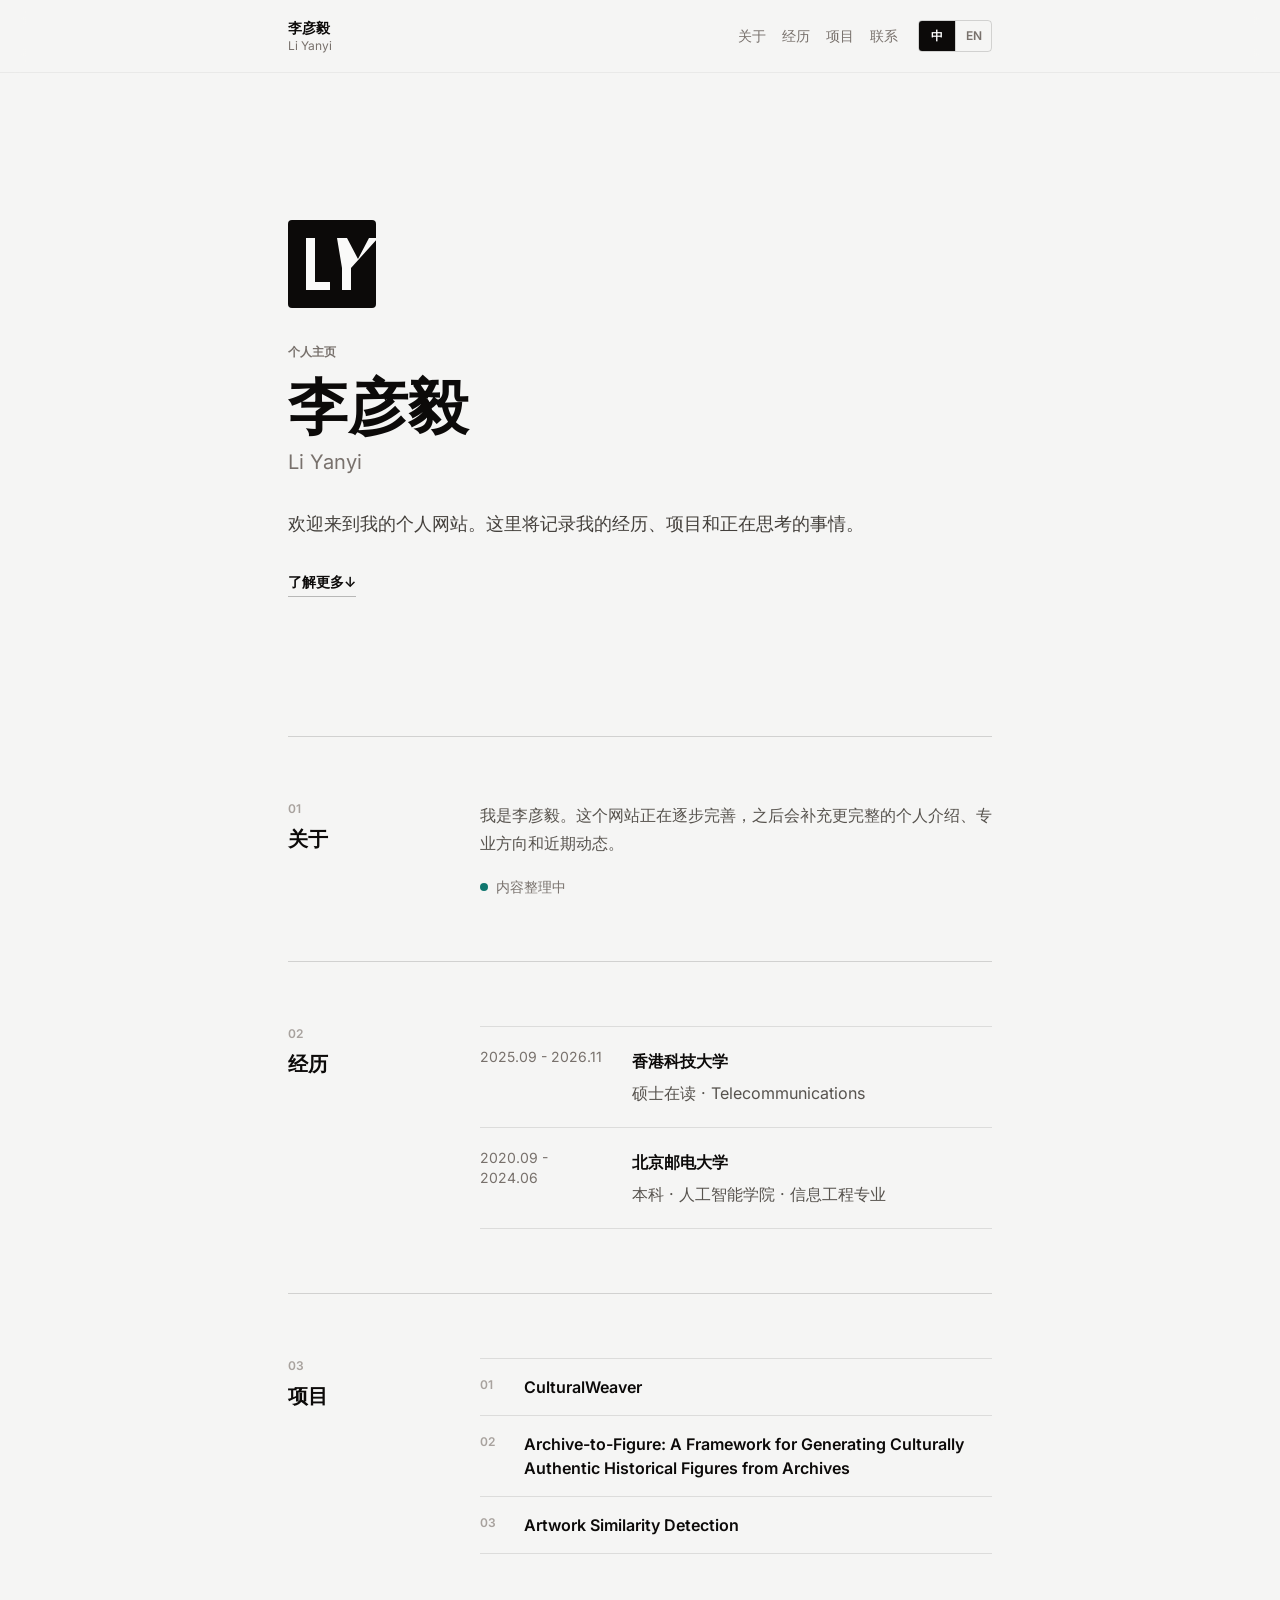
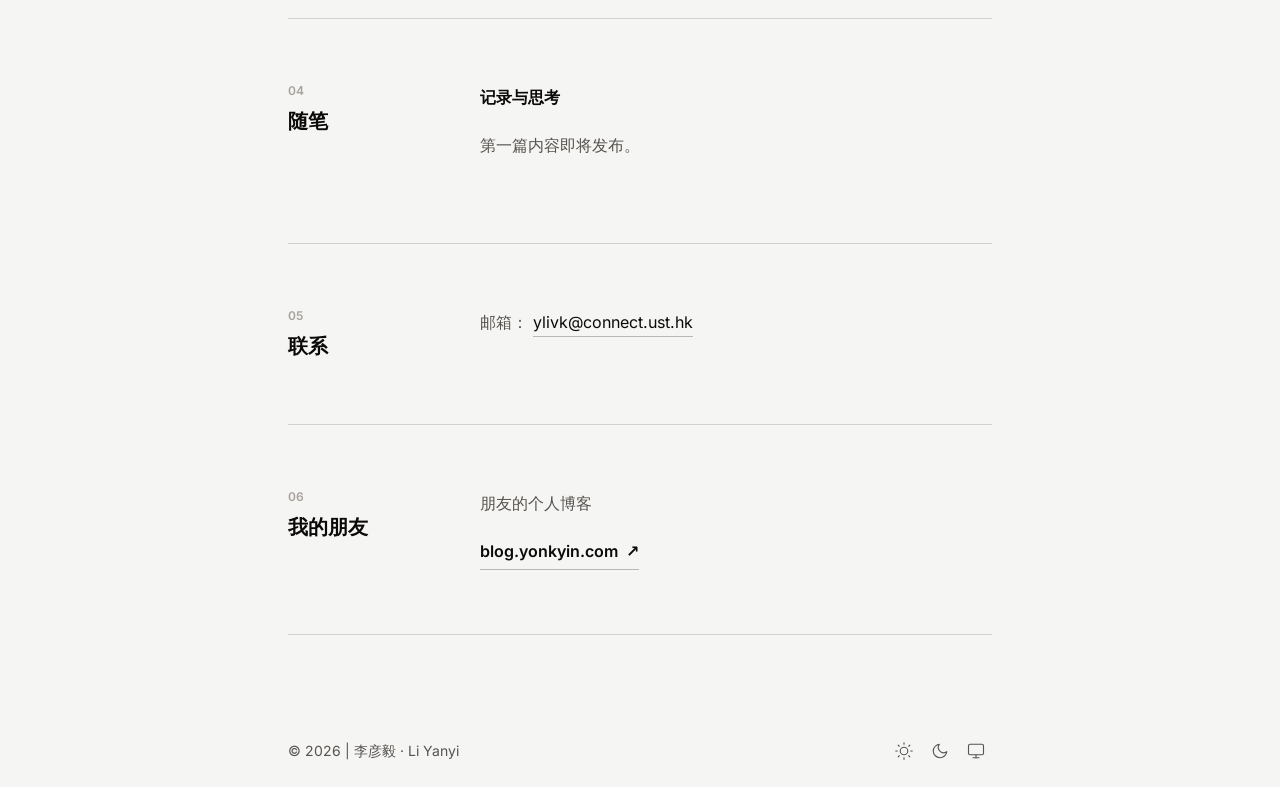
<file: index.html>
<!DOCTYPE html><html lang="zh-CN" data-language="zh"> <head><!-- Global Metadata --><meta charset="utf-8"><meta name="viewport" content="width=device-width,initial-scale=1"><link rel="icon" type="image/svg+xml" href="/liyanyi-mark.svg"><meta name="generator" content="Astro v5.18.2"><!-- Font preloads --><link rel="preload" href="/_astro/inter-latin-400-normal.C38fXH4l.woff2" as="font" type="font/woff2" crossorigin><link rel="preload" href="/_astro/inter-latin-600-normal.LgqL8muc.woff2" as="font" type="font/woff2" crossorigin><!-- Canonical URL --><link rel="canonical" href="https://liyanyi1123.github.io/"><!-- Primary Meta Tags --><title>李彦毅 · Li Yanyi</title><meta name="title" content="李彦毅 · Li Yanyi"><meta name="description" content="李彦毅的个人网站。The personal website of Li Yanyi."><!-- Open Graph / Facebook --><meta property="og:type" content="website"><meta property="og:url" content="https://liyanyi1123.github.io/"><meta property="og:title" content="李彦毅 · Li Yanyi"><meta property="og:description" content="李彦毅的个人网站。The personal website of Li Yanyi."><!-- Twitter --><meta property="twitter:card" content="summary_large_image"><meta property="twitter:url" content="https://liyanyi1123.github.io/"><meta property="twitter:title" content="李彦毅 · Li Yanyi"><meta property="twitter:description" content="李彦毅的个人网站。The personal website of Li Yanyi."><meta name="astro-view-transitions-enabled" content="true"><meta name="astro-view-transitions-fallback" content="animate"><script type="module" src="/_astro/ClientRouter.astro_astro_type_script_index_0_lang.CDGfc0hd.js"></script><script type="module">document.addEventListener("astro:before-swap",e=>[...e.newDocument.head.querySelectorAll('link[as="font"]')].forEach(o=>o.remove()));</script><script>
  function init() {
    preloadTheme();
    preloadLanguage();
    onScroll();
    animate();

    const backToTop = document.getElementById("back-to-top");
    backToTop?.addEventListener("click", (event) => scrollToTop(event));

    const backToPrev = document.getElementById("back-to-prev");
    backToPrev?.addEventListener("click", () => window.history.back());

    const lightThemeButton = document.getElementById("light-theme-button");
    lightThemeButton?.addEventListener("click", () => {
      localStorage.setItem("theme", "light");
      toggleTheme(false);
    });

    const darkThemeButton = document.getElementById("dark-theme-button");
    darkThemeButton?.addEventListener("click", () => {
      localStorage.setItem("theme", "dark");
      toggleTheme(true);
    });

    const systemThemeButton = document.getElementById("system-theme-button");
    systemThemeButton?.addEventListener("click", () => {
      localStorage.setItem("theme", "system");
      toggleTheme(window.matchMedia("(prefers-color-scheme: dark)").matches);
    });

    const zhLanguageButton = document.getElementById("language-zh-button");
    zhLanguageButton?.addEventListener("click", () => setLanguage("zh"));

    const enLanguageButton = document.getElementById("language-en-button");
    enLanguageButton?.addEventListener("click", () => setLanguage("en"));

    window.matchMedia("(prefers-color-scheme: dark)")
      .addEventListener("change", event => {
        if (localStorage.theme === "system" || !localStorage.theme) {
          toggleTheme(event.matches);
        }
      }
    );

    document.addEventListener("scroll", onScroll);
  }

  function animate() {
    const animateElements = document.querySelectorAll(".animate");

    animateElements.forEach((element, index) => {
      setTimeout(() => {
        element.classList.add("show");
      }, index * 150);
    });
  }

  function onScroll() {
    if (window.scrollY > 0) {
      document.documentElement.classList.add("scrolled");
    } else {
      document.documentElement.classList.remove("scrolled");
    }
  }

  function scrollToTop(event) {
    event.preventDefault();
    window.scrollTo({
      top: 0,
      behavior: "smooth"
    });
  }

function toggleTheme(dark) {
    const css = document.createElement("style");

    css.appendChild(
      document.createTextNode(
        `* {
             -webkit-transition: none !important;
             -moz-transition: none !important;
             -o-transition: none !important;
             -ms-transition: none !important;
             transition: none !important;
          }
        `,
      )
    );

    document.head.appendChild(css);

    if (dark) {
      document.documentElement.classList.add("dark");
    } else {
      document.documentElement.classList.remove("dark");
    }

  window.getComputedStyle(css).opacity;
    document.head.removeChild(css);
  }

  function preloadTheme() {
    const userTheme = localStorage.theme;

    if (userTheme === "light" || userTheme === "dark") {
      toggleTheme(userTheme === "dark");
    } else {
      toggleTheme(window.matchMedia("(prefers-color-scheme: dark)").matches);
    }
  }

  function setLanguage(language) {
    localStorage.setItem("language", language);
    document.documentElement.dataset.language = language;
    document.documentElement.lang = language === "zh" ? "zh-CN" : "en";

    const zhButton = document.getElementById("language-zh-button");
    const enButton = document.getElementById("language-en-button");
    zhButton?.setAttribute("aria-pressed", String(language === "zh"));
    enButton?.setAttribute("aria-pressed", String(language === "en"));
  }

  function preloadLanguage() {
    const savedLanguage = localStorage.getItem("language");
    setLanguage(savedLanguage === "en" ? "en" : "zh");
  }

  document.addEventListener("DOMContentLoaded", () => init());
  document.addEventListener("astro:after-swap", () => init());
  preloadTheme();
  preloadLanguage();
</script><link rel="stylesheet" href="/_astro/index.DJb2zrpa.css"></head> <body> <header> <div class="mx-auto w-full max-w-screen-md px-5 sm:px-8">  <div class="header-row"> <a href="/" target="_self" class="inline-block decoration-black/15 dark:decoration-white/30 hover:decoration-black/25 hover:dark:decoration-white/50 text-current hover:text-black hover:dark:text-white transition-colors duration-300 ease-in-out" aria-label="李彦毅主页 / Li Yanyi home">  <span class="brand-name">李彦毅</span> <span class="brand-name-en" lang="en">Li Yanyi</span>  </a> <div class="header-actions"> <nav class="site-nav" aria-label="主导航 / Primary navigation"> <a href="/#about"> <span class="lang-zh" lang="zh-CN">关于</span> <span class="lang-en" lang="en">About</span> </a> <a href="/#experience"> <span class="lang-zh" lang="zh-CN">经历</span> <span class="lang-en" lang="en">Experience</span> </a> <a href="/#projects"> <span class="lang-zh" lang="zh-CN">项目</span> <span class="lang-en" lang="en">Projects</span> </a> <a href="/#contact"> <span class="lang-zh" lang="zh-CN">联系</span> <span class="lang-en" lang="en">Contact</span> </a> </nav> <div class="language-switch" role="group" aria-label="语言 / Language"> <button id="language-zh-button" type="button" aria-pressed="true" lang="zh-CN">
中
</button> <button id="language-en-button" type="button" aria-pressed="false" lang="en">
EN
</button> </div> </div> </div>  </div> </header> <main>  <div class="mx-auto w-full max-w-screen-md px-5 sm:px-8">  <section class="hero animate" aria-labelledby="page-title"> <img class="brand-mark" src="/liyanyi-mark.svg" width="88" height="88" alt="" aria-hidden="true"> <p class="eyebrow"> <span class="lang-zh" lang="zh-CN">个人主页</span> <span class="lang-en" lang="en">Personal website</span> </p> <h1 id="page-title">李彦毅</h1> <p class="english-name" lang="en">Li Yanyi</p> <div class="hero-copy"> <p class="lang-zh" lang="zh-CN">
欢迎来到我的个人网站。这里将记录我的经历、项目和正在思考的事情。
</p> <p class="lang-en" lang="en">
Welcome to my personal website. This is where I will share my experience,
          projects, and ideas in progress.
</p> </div> <a class="text-link" href="#about"> <span class="lang-zh" lang="zh-CN">了解更多</span> <span class="lang-en" lang="en">Learn more</span> <span aria-hidden="true"> ↓</span> </a> </section> <div class="section-list"> <section id="about" class="profile-section animate" aria-labelledby="about-title"> <div class="section-heading"> <p class="section-index">01</p> <h2 id="about-title"> <span class="lang-zh" lang="zh-CN">关于</span> <span class="lang-en" lang="en">About</span> </h2> </div> <div class="section-copy"> <p class="lang-zh" lang="zh-CN">
我是李彦毅。这个网站正在逐步完善，之后会补充更完整的个人介绍、专业方向和近期动态。
</p> <p class="lang-en" lang="en">
I am Li Yanyi. This website is a work in progress; a fuller introduction,
            professional focus, and recent updates will be added here.
</p> <p class="status-line"> <span class="status-dot" aria-hidden="true"></span> <span class="lang-zh" lang="zh-CN">内容整理中</span> <span class="lang-en" lang="en">Content in progress</span> </p> </div> </section> <section id="experience" class="profile-section animate" aria-labelledby="experience-title"> <div class="section-heading"> <p class="section-index">02</p> <h2 id="experience-title"> <span class="lang-zh" lang="zh-CN">经历</span> <span class="lang-en" lang="en">Experience</span> </h2> </div> <div class="section-copy max-w-[42rem]"> <ol class="border-t border-black/10 dark:border-white/10" aria-label="教育经历 / Education"> <li class="grid gap-3 border-b border-black/10 py-5 sm:grid-cols-[8rem_minmax(0,1fr)] sm:gap-6 dark:border-white/10"> <p class="text-sm text-stone-500 dark:text-stone-400">2025.09 - 2026.11</p> <div class="space-y-1"> <p class="font-semibold text-stone-950 dark:text-white"> <span class="lang-zh" lang="zh-CN">香港科技大学</span> <span class="lang-en" lang="en">The Hong Kong University of Science and Technology</span> </p> <p> <span class="lang-zh" lang="zh-CN">硕士在读 · Telecommunications</span> <span class="lang-en" lang="en">Master's student · Telecommunications</span> </p> </div> </li> <li class="grid gap-3 border-b border-black/10 py-5 sm:grid-cols-[8rem_minmax(0,1fr)] sm:gap-6 dark:border-white/10"> <p class="text-sm text-stone-500 dark:text-stone-400">2020.09 - 2024.06</p> <div class="space-y-1"> <p class="font-semibold text-stone-950 dark:text-white"> <span class="lang-zh" lang="zh-CN">北京邮电大学</span> <span class="lang-en" lang="en">Beijing University of Posts and Telecommunications</span> </p> <p> <span class="lang-zh" lang="zh-CN">本科 · 人工智能学院 · 信息工程专业</span> <span class="lang-en" lang="en">Bachelor's · School of Artificial Intelligence · Information Engineering</span> </p> </div> </li> </ol> </div> </section> <section id="projects" class="profile-section animate" aria-labelledby="projects-title"> <div class="section-heading"> <p class="section-index">03</p> <h2 id="projects-title"> <span class="lang-zh" lang="zh-CN">项目</span> <span class="lang-en" lang="en">Projects</span> </h2> </div> <div class="section-copy max-w-[42rem]"> <ol class="border-t border-black/10 dark:border-white/10" aria-label="项目列表 / Project list"> <li class="grid grid-cols-[2rem_minmax(0,1fr)] gap-3 border-b border-black/10 py-4 dark:border-white/10"> <span class="pt-0.5 text-xs font-semibold text-stone-400 dark:text-stone-500" aria-hidden="true">01</span> <p class="font-semibold leading-6 text-stone-950 [overflow-wrap:anywhere] dark:text-white">
CulturalWeaver
</p> </li> <li class="grid grid-cols-[2rem_minmax(0,1fr)] gap-3 border-b border-black/10 py-4 dark:border-white/10"> <span class="pt-0.5 text-xs font-semibold text-stone-400 dark:text-stone-500" aria-hidden="true">02</span> <p class="font-semibold leading-6 text-stone-950 [overflow-wrap:anywhere] dark:text-white">
Archive-to-Figure: A Framework for Generating Culturally Authentic Historical
                Figures from Archives
</p> </li> <li class="grid grid-cols-[2rem_minmax(0,1fr)] gap-3 border-b border-black/10 py-4 dark:border-white/10"> <span class="pt-0.5 text-xs font-semibold text-stone-400 dark:text-stone-500" aria-hidden="true">03</span> <p class="font-semibold leading-6 text-stone-950 [overflow-wrap:anywhere] dark:text-white">
Artwork Similarity Detection
</p> </li> </ol> </div> </section> <section id="notes" class="profile-section animate" aria-labelledby="notes-title"> <div class="section-heading"> <p class="section-index">04</p> <h2 id="notes-title"> <span class="lang-zh" lang="zh-CN">随笔</span> <span class="lang-en" lang="en">Notes</span> </h2> </div> <div class="section-copy placeholder-row"> <p class="placeholder-title"> <span class="lang-zh" lang="zh-CN">记录与思考</span> <span class="lang-en" lang="en">Writing and ideas</span> </p> <p class="lang-zh" lang="zh-CN">第一篇内容即将发布。</p> <p class="lang-en" lang="en">The first note is coming soon.</p> </div> </section> <section id="contact" class="profile-section animate" aria-labelledby="contact-title"> <div class="section-heading"> <p class="section-index">05</p> <h2 id="contact-title"> <span class="lang-zh" lang="zh-CN">联系</span> <span class="lang-en" lang="en">Contact</span> </h2> </div> <div class="section-copy"> <p> <span class="lang-zh" lang="zh-CN">邮箱：</span> <span class="lang-en" lang="en">Email: </span> <a class="inline-block border-b border-black/25 text-stone-950 transition-colors duration-200 [overflow-wrap:anywhere] hover:border-black dark:border-white/30 dark:text-white dark:hover:border-white" href="mailto:ylivk@connect.ust.hk">ylivk@connect.ust.hk</a> </p> </div> </section> <section id="friend" class="profile-section animate" aria-labelledby="friend-title"> <div class="section-heading"> <p class="section-index">06</p> <h2 id="friend-title"> <span class="lang-zh" lang="zh-CN">我的朋友</span> <span class="lang-en" lang="en">My friend</span> </h2> </div> <div class="section-copy"> <p class="lang-zh" lang="zh-CN">朋友的个人博客</p> <p class="lang-en" lang="en">A friend's personal blog</p> <a class="inline-flex items-center gap-2 border-b border-black/25 pb-1 font-semibold text-stone-950 transition-colors duration-200 [overflow-wrap:anywhere] hover:border-black dark:border-white/30 dark:text-white dark:hover:border-white" href="https://blog.yonkyin.com" target="_blank" rel="noreferrer" aria-label="blog.yonkyin.com（在新标签页打开） / opens in a new tab">
blog.yonkyin.com
<span aria-hidden="true">↗</span> </a> </div> </section> </div>  </div>  </main> <footer class="animate"> <div class="mx-auto w-full max-w-screen-md px-5 sm:px-8">  <div class="relative"> <div class="absolute right-0 -top-20"> <button id="back-to-top" class="relative group w-fit flex pl-8 pr-3 py-1.5 flex-nowrap rounded border border-black/15 dark:border-white/20 hover:bg-black/5 dark:hover:bg-white/5 hover:text-black dark:hover:text-white transition-colors duration-300 ease-in-out"> <svg xmlns="http://www.w3.org/2000/svg" viewBox="0 0 24 24" class="absolute top-1/2 left-2 -translate-y-1/2 size-4 stroke-2 fill-none stroke-current rotate-90"> <line x1="5" y1="12" x2="19" y2="12" class="translate-x-2 group-hover:translate-x-0 scale-x-0 group-hover:scale-x-100 transition-transform duration-300 ease-in-out"></line> <polyline points="12 5 5 12 12 19" class="translate-x-1 group-hover:translate-x-0 transition-transform duration-300 ease-in-out"></polyline> </svg> <div class="text-sm">
Back to top
</div> </button> </div> </div> <div class="flex justify-between items-center"> <div>
&copy; 2026 | 李彦毅 · Li Yanyi </div> <div class="flex flex-wrap gap-1 items-center"> <button id="light-theme-button" aria-label="浅色模式 / Light theme" class="group size-8 flex items-center justify-center rounded-full"> <svg xmlns="http://www.w3.org/2000/svg" width="18" height="18" viewBox="0 0 24 24" fill="none" stroke="currentColor" stroke-width="1.5" stroke-linecap="round" stroke-linejoin="round" class="group-hover:stroke-black group-hover:dark:stroke-white transition-colors duration-300 ease-in-out"> <circle cx="12" cy="12" r="5"></circle> <line x1="12" y1="1" x2="12" y2="3"></line> <line x1="12" y1="21" x2="12" y2="23"></line> <line x1="4.22" y1="4.22" x2="5.64" y2="5.64"></line> <line x1="18.36" y1="18.36" x2="19.78" y2="19.78"></line> <line x1="1" y1="12" x2="3" y2="12"></line> <line x1="21" y1="12" x2="23" y2="12"></line> <line x1="4.22" y1="19.78" x2="5.64" y2="18.36"></line> <line x1="18.36" y1="5.64" x2="19.78" y2="4.22"></line> </svg> </button> <button id="dark-theme-button" aria-label="深色模式 / Dark theme" class="group size-8 flex items-center justify-center rounded-full"> <svg xmlns="http://www.w3.org/2000/svg" width="18" height="18" viewBox="0 0 24 24" fill="none" stroke="currentColor" stroke-width="1.5" stroke-linecap="round" stroke-linejoin="round" class="group-hover:stroke-black group-hover:dark:stroke-white transition-colors duration-300 ease-in-out"> <path d="M21 12.79A9 9 0 1 1 11.21 3 7 7 0 0 0 21 12.79z"></path> </svg> </button> <button id="system-theme-button" aria-label="跟随系统 / System theme" class="group size-8 flex items-center justify-center rounded-full"> <svg xmlns="http://www.w3.org/2000/svg" width="18" height="18" viewBox="0 0 24 24" fill="none" stroke="currentColor" stroke-width="1.5" stroke-linecap="round" stroke-linejoin="round" class="group-hover:stroke-black group-hover:dark:stroke-white transition-colors duration-300 ease-in-out"> <rect x="2" y="3" width="20" height="14" rx="2" ry="2"></rect> <line x1="8" y1="21" x2="16" y2="21"></line> <line x1="12" y1="17" x2="12" y2="21"></line> </svg> </button> </div> </div>  </div> </footer> </body></html>
</file>
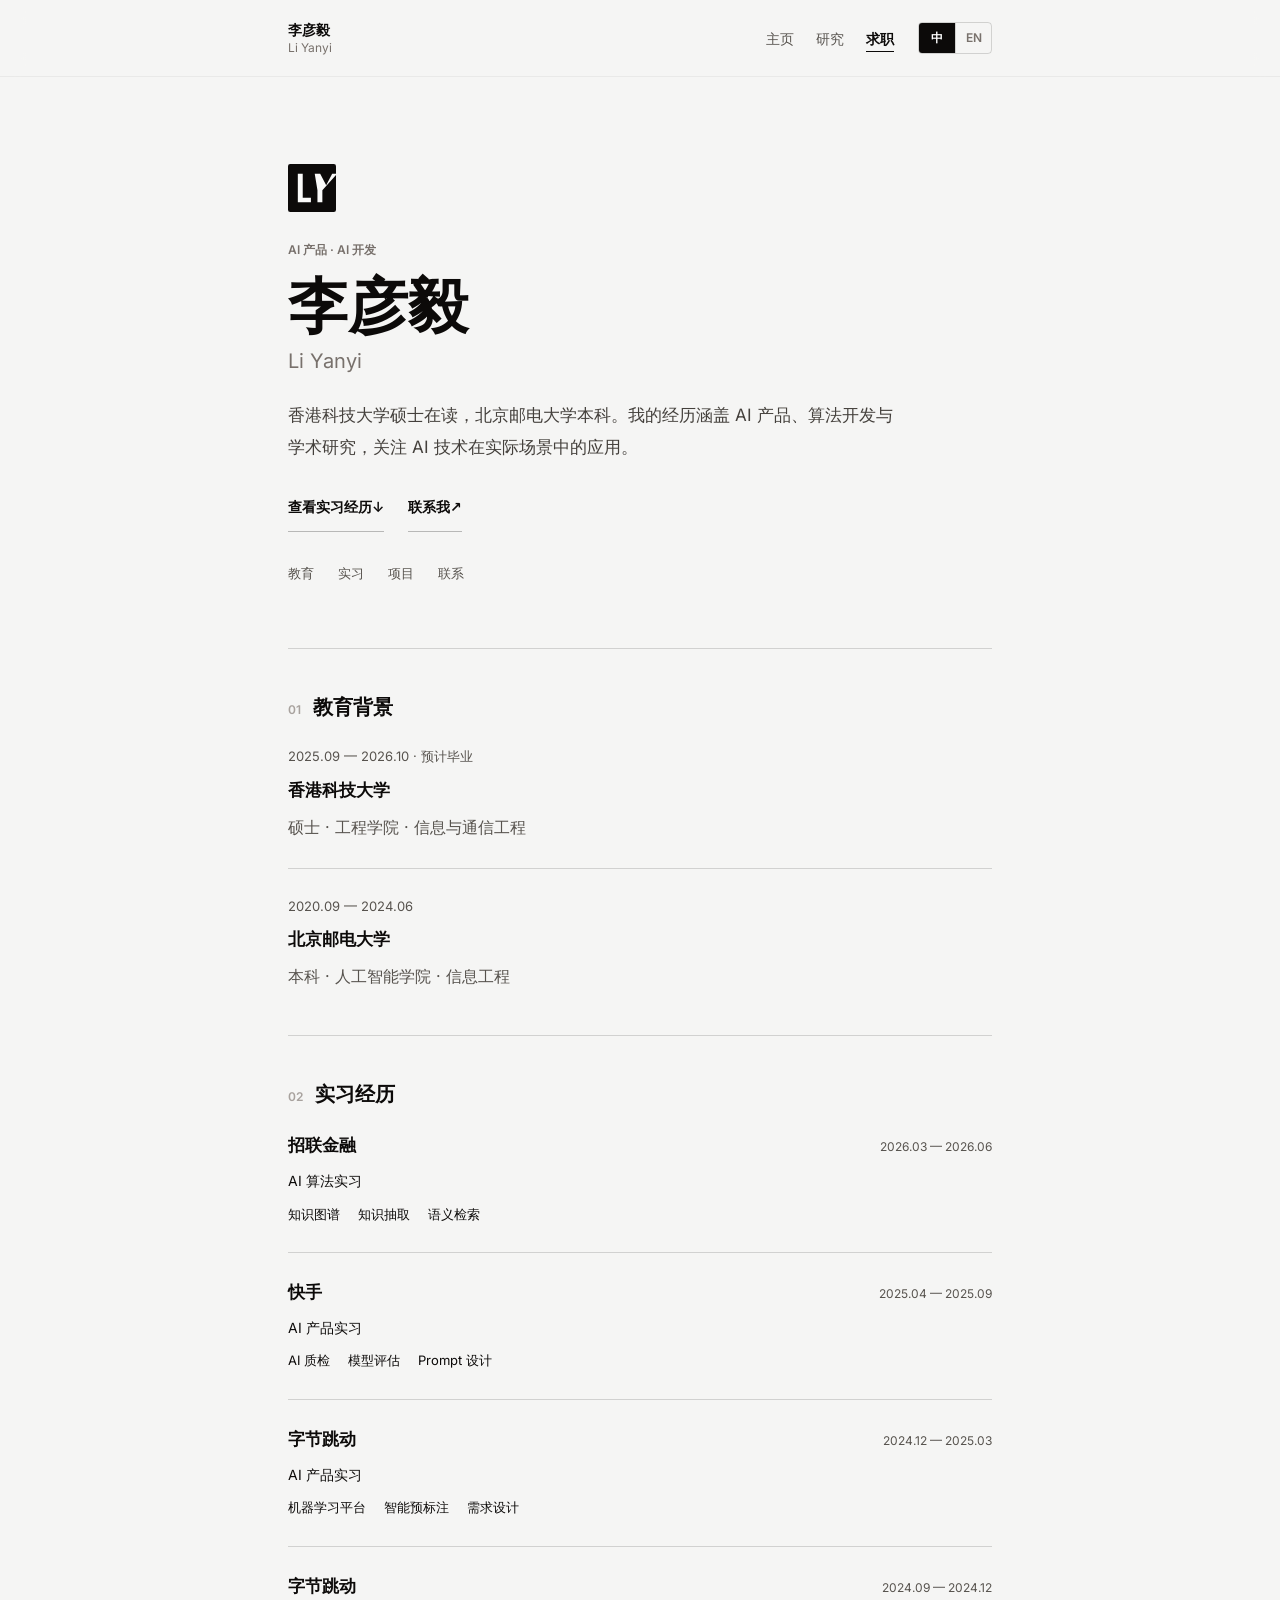
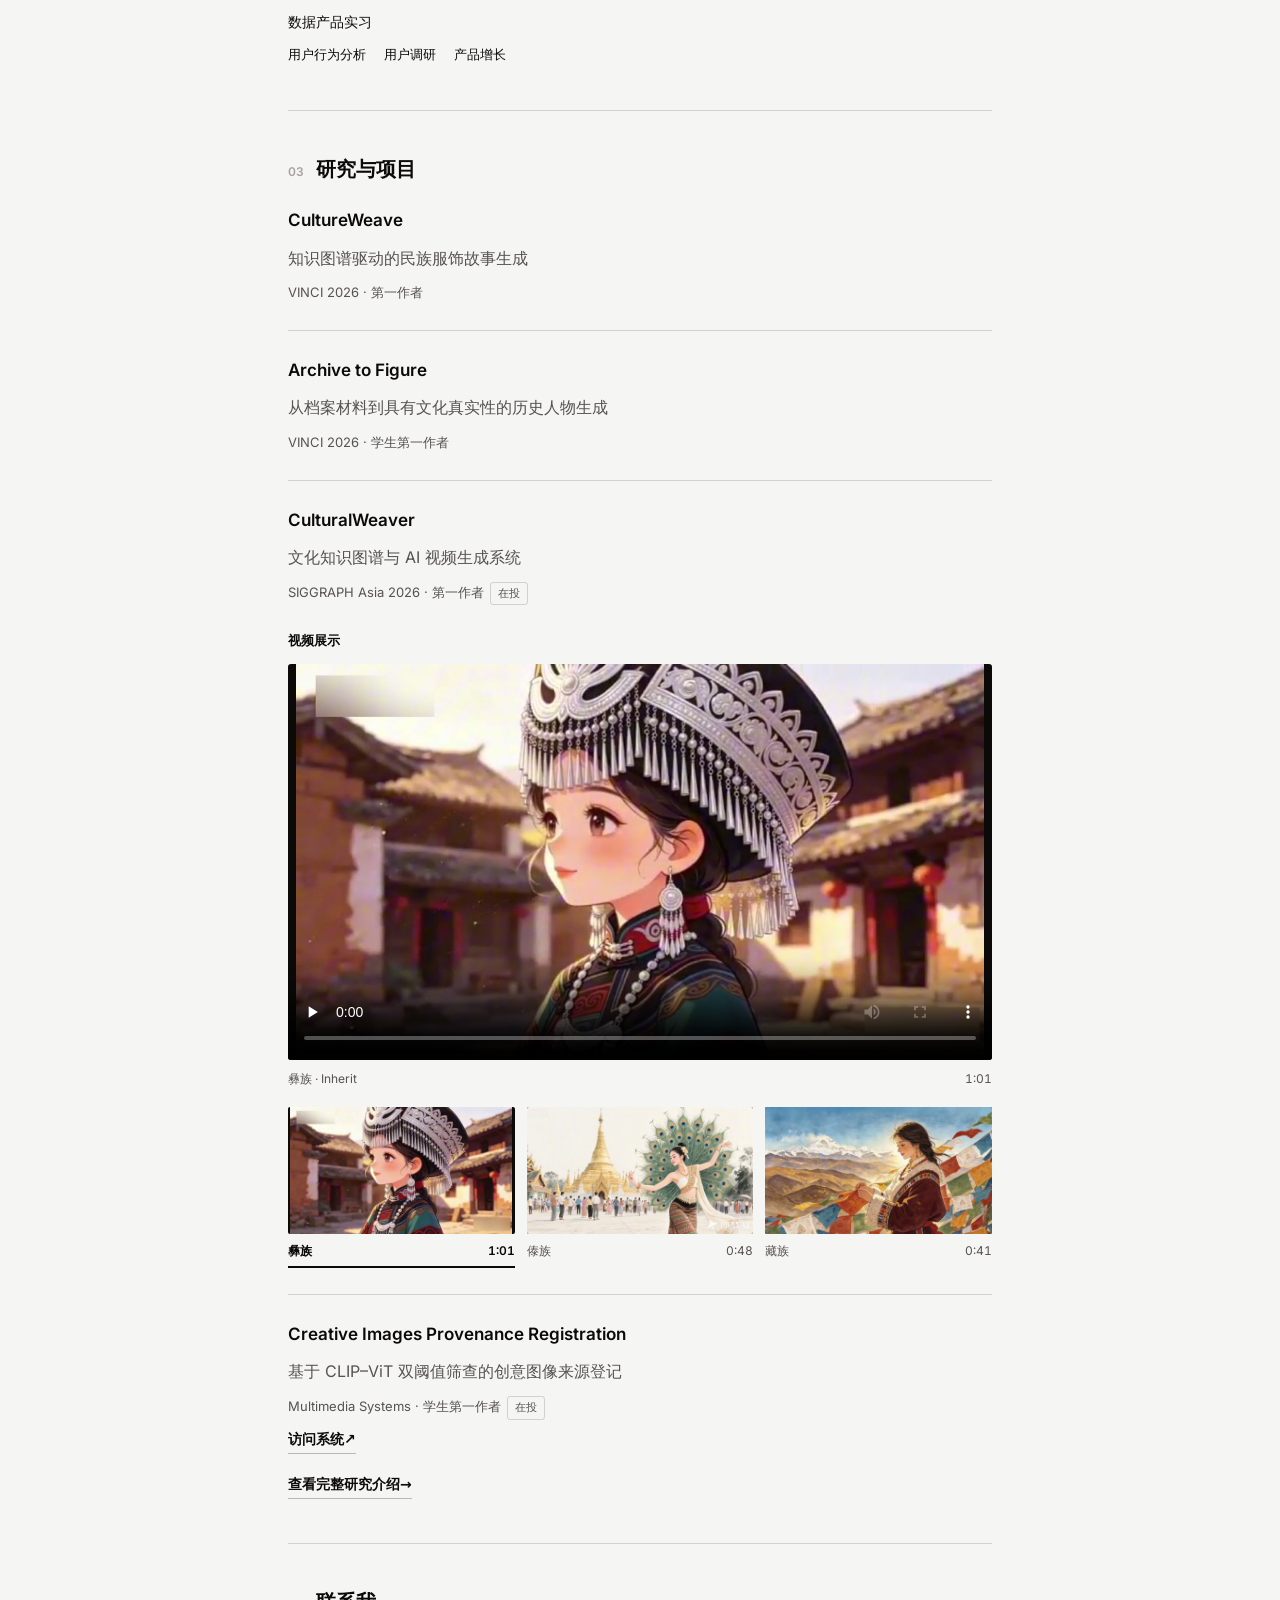
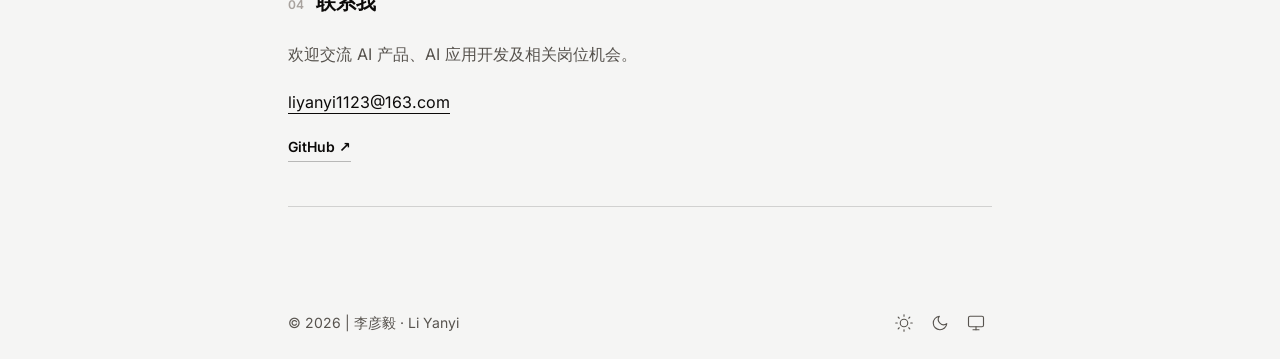
<file: career/index.html>
<!DOCTYPE html><html lang="zh-CN" data-language="zh" data-default-language="zh"> <head><!-- Global Metadata --><meta charset="utf-8"><meta name="viewport" content="width=device-width,initial-scale=1"><link rel="icon" type="image/svg+xml" href="/liyanyi-mark.svg"><meta name="generator" content="Astro v5.18.2"><!-- Font preloads --><link rel="preload" href="/_astro/inter-latin-400-normal.C38fXH4l.woff2" as="font" type="font/woff2" crossorigin><link rel="preload" href="/_astro/inter-latin-600-normal.LgqL8muc.woff2" as="font" type="font/woff2" crossorigin><!-- Canonical URL --><link rel="canonical" href="https://liyanyi1123.github.io/career/"><!-- Primary Meta Tags --><title>李彦毅 · AI 产品与 AI 开发</title><meta name="title" content="李彦毅 · AI 产品与 AI 开发"><meta name="description" content="李彦毅的求职主页：AI 产品、AI 开发，字节跳动、快手与招联金融实习经历，以及大模型、知识图谱和文化生成项目。"><!-- Open Graph / Facebook --><meta property="og:type" content="website"><meta property="og:url" content="https://liyanyi1123.github.io/career/"><meta property="og:title" content="李彦毅 · AI 产品与 AI 开发"><meta property="og:description" content="李彦毅的求职主页：AI 产品、AI 开发，字节跳动、快手与招联金融实习经历，以及大模型、知识图谱和文化生成项目。"><!-- Twitter --><meta property="twitter:card" content="summary_large_image"><meta property="twitter:url" content="https://liyanyi1123.github.io/career/"><meta property="twitter:title" content="李彦毅 · AI 产品与 AI 开发"><meta property="twitter:description" content="李彦毅的求职主页：AI 产品、AI 开发，字节跳动、快手与招联金融实习经历，以及大模型、知识图谱和文化生成项目。"><meta name="astro-view-transitions-enabled" content="true"><meta name="astro-view-transitions-fallback" content="animate"><script type="module" src="/_astro/ClientRouter.astro_astro_type_script_index_0_lang.CDGfc0hd.js"></script><script type="module">document.addEventListener("astro:before-swap",e=>[...e.newDocument.head.querySelectorAll('link[as="font"]')].forEach(o=>o.remove()));</script><script>
  function init() {
    preloadTheme();
    preloadLanguage();
    onScroll();
    animate();

    const backToTop = document.getElementById("back-to-top");
    backToTop?.addEventListener("click", (event) => scrollToTop(event));

    const backToPrev = document.getElementById("back-to-prev");
    backToPrev?.addEventListener("click", () => window.history.back());

    const lightThemeButton = document.getElementById("light-theme-button");
    lightThemeButton?.addEventListener("click", () => {
      localStorage.setItem("theme", "light");
      toggleTheme(false);
    });

    const darkThemeButton = document.getElementById("dark-theme-button");
    darkThemeButton?.addEventListener("click", () => {
      localStorage.setItem("theme", "dark");
      toggleTheme(true);
    });

    const systemThemeButton = document.getElementById("system-theme-button");
    systemThemeButton?.addEventListener("click", () => {
      localStorage.setItem("theme", "system");
      toggleTheme(window.matchMedia("(prefers-color-scheme: dark)").matches);
    });

    const zhLanguageButton = document.getElementById("language-zh-button");
    zhLanguageButton?.addEventListener("click", () => setLanguage("zh"));

    const enLanguageButton = document.getElementById("language-en-button");
    enLanguageButton?.addEventListener("click", () => setLanguage("en"));

    window.matchMedia("(prefers-color-scheme: dark)")
      .addEventListener("change", event => {
        if (localStorage.theme === "system" || !localStorage.theme) {
          toggleTheme(event.matches);
        }
      }
    );

    document.addEventListener("scroll", onScroll);
  }

  function animate() {
    const animateElements = document.querySelectorAll(".animate");

    animateElements.forEach((element, index) => {
      setTimeout(() => {
        element.classList.add("show");
      }, index * 150);
    });
  }

  function onScroll() {
    if (window.scrollY > 0) {
      document.documentElement.classList.add("scrolled");
    } else {
      document.documentElement.classList.remove("scrolled");
    }
  }

  function scrollToTop(event) {
    event.preventDefault();
    window.scrollTo({
      top: 0,
      behavior: "smooth"
    });
  }

function toggleTheme(dark) {
    const css = document.createElement("style");

    css.appendChild(
      document.createTextNode(
        `* {
             -webkit-transition: none !important;
             -moz-transition: none !important;
             -o-transition: none !important;
             -ms-transition: none !important;
             transition: none !important;
          }
        `,
      )
    );

    document.head.appendChild(css);

    if (dark) {
      document.documentElement.classList.add("dark");
    } else {
      document.documentElement.classList.remove("dark");
    }

  window.getComputedStyle(css).opacity;
    document.head.removeChild(css);
  }

  function preloadTheme() {
    const userTheme = localStorage.theme;

    if (userTheme === "light" || userTheme === "dark") {
      toggleTheme(userTheme === "dark");
    } else {
      toggleTheme(window.matchMedia("(prefers-color-scheme: dark)").matches);
    }
  }

  function setLanguage(language) {
    localStorage.setItem("language", language);
    document.documentElement.dataset.language = language;
    document.documentElement.lang = language === "zh" ? "zh-CN" : "en";

    const zhButton = document.getElementById("language-zh-button");
    const enButton = document.getElementById("language-en-button");
    zhButton?.setAttribute("aria-pressed", String(language === "zh"));
    enButton?.setAttribute("aria-pressed", String(language === "en"));
  }

  function preloadLanguage() {
    const savedLanguage = localStorage.getItem("language");
    const defaultLanguage = document.documentElement.dataset.defaultLanguage === "en" ? "en" : "zh";
    setLanguage(savedLanguage === "en" || savedLanguage === "zh" ? savedLanguage : defaultLanguage);
  }

  document.addEventListener("DOMContentLoaded", () => init());
  document.addEventListener("astro:after-swap", () => init());
  preloadTheme();
  preloadLanguage();
</script><link rel="stylesheet" href="/_astro/career.Cog3KpSc.css">
<link rel="stylesheet" href="/_astro/career.R_KryZPl.css">
<link rel="stylesheet" href="/_astro/career.Cx0rN_Sq.css"></head> <body class="audience-page"> <a class="audience-skip" href="#main-content">Skip to content / 跳转到正文</a> <header class="audience-header"> <div class="mx-auto w-full max-w-screen-md px-5 sm:px-8">  <div class="header-row"> <a href="/" data-astro-reload aria-label="李彦毅主页 / Li Yanyi home"> <span class="brand-name">李彦毅</span><span class="brand-name-en" lang="en">Li Yanyi</span> </a> <div class="language-switch" role="group" aria-label="语言 / Language"> <button id="language-zh-button" type="button" aria-pressed="false" lang="zh-CN">中</button> <button id="language-en-button" type="button" aria-pressed="false" lang="en">EN</button> </div> <nav class="audience-nav" aria-label="个人主页导航 / Profile navigation"> <a href="/" data-astro-reload><span class="lang-zh" lang="zh-CN">主页</span><span class="lang-en" lang="en">Home</span></a><a href="/research/" data-astro-reload><span class="lang-zh" lang="zh-CN">研究</span><span class="lang-en" lang="en">Research</span></a><a href="/career/" data-astro-reload aria-current="page"><span class="lang-zh" lang="zh-CN">求职</span><span class="lang-en" lang="en">Career</span></a> </nav> </div>  </div> </header> <main id="main-content"> <div class="mx-auto w-full max-w-screen-md px-5 sm:px-8">  <section class="hero" aria-labelledby="page-title"> <img class="brand-mark" src="/liyanyi-mark.svg" width="48" height="48" alt="" aria-hidden="true"> <p class="eyebrow"><span class="lang-zh" lang="zh-CN">AI 产品 · AI 开发</span><span class="lang-en" lang="en">AI product · AI development</span></p> <h1 id="page-title">李彦毅</h1><p class="english-name" lang="en">Li Yanyi</p> <div class="hero-copy"><p><span class="lang-zh" lang="zh-CN">香港科技大学硕士在读，北京邮电大学本科。我的经历涵盖 AI 产品、算法开发与学术研究，关注 AI 技术在实际场景中的应用。</span><span class="lang-en" lang="en">Master&#39;s student at HKUST and BUPT graduate. My experience spans AI product work, algorithm development and academic research, with a focus on applying AI in real-world settings.</span></p></div> <div class="audience-actions"> <a class="text-link" href="#experience"><span class="lang-zh" lang="zh-CN">查看实习经历</span><span class="lang-en" lang="en">View my experience</span> ↓</a> <a class="text-link" href="mailto:liyanyi1123@163.com"><span class="lang-zh" lang="zh-CN">联系我</span><span class="lang-en" lang="en">Contact me</span> ↗</a> </div> <nav class="page-jump" aria-label="页内导航 / On this page"> <a href="#education"><span class="lang-zh" lang="zh-CN">教育</span><span class="lang-en" lang="en">Education</span></a><a href="#experience"><span class="lang-zh" lang="zh-CN">实习</span><span class="lang-en" lang="en">Experience</span></a><a href="#projects"><span class="lang-zh" lang="zh-CN">项目</span><span class="lang-en" lang="en">Projects</span></a><a href="#contact"><span class="lang-zh" lang="zh-CN">联系</span><span class="lang-en" lang="en">Contact</span></a> </nav> </section> <div class="section-list"> <section id="education" class="profile-section" aria-labelledby="education-title"> <div class="section-heading"> <p class="section-index">01</p> <h2 id="education-title"><span class="lang-zh" lang="zh-CN">教育背景</span><span class="lang-en" lang="en">Education</span></h2> </div> <div class="audience-section-copy"><ol class="entry-list education-list"> <li> <p class="entry-meta">2025.09 — 2026.10 · <span class="lang-zh" lang="zh-CN">预计毕业</span><span class="lang-en" lang="en">expected graduation</span></p> <h3><span class="lang-zh" lang="zh-CN">香港科技大学</span><span class="lang-en" lang="en">The Hong Kong University of Science and Technology</span></h3> <p><span class="lang-zh" lang="zh-CN">硕士 · 工程学院 · 信息与通信工程</span><span class="lang-en" lang="en">Master&#39;s · School of Engineering · Telecommunications</span></p> </li><li> <p class="entry-meta">2020.09 — 2024.06</p> <h3><span class="lang-zh" lang="zh-CN">北京邮电大学</span><span class="lang-en" lang="en">Beijing University of Posts and Telecommunications</span></h3> <p><span class="lang-zh" lang="zh-CN">本科 · 人工智能学院 · 信息工程</span><span class="lang-en" lang="en">Bachelor&#39;s · School of Artificial Intelligence · Information Engineering</span></p> </li> </ol></div> </section> <section id="experience" class="profile-section" aria-labelledby="experience-title"> <div class="section-heading"> <p class="section-index">02</p> <h2 id="experience-title"><span class="lang-zh" lang="zh-CN">实习经历</span><span class="lang-en" lang="en">Experience</span></h2> </div> <div class="audience-section-copy"> <ol class="entry-list"> <li> <div class="entry-company"><h3><span class="lang-zh" lang="zh-CN">招联金融</span><span class="lang-en" lang="en">Zhaolian Finance</span></h3><time>2026.03 — 2026.06</time></div> <p class="entry-role"><span class="lang-zh" lang="zh-CN">AI 算法实习</span><span class="lang-en" lang="en">AI algorithm internship</span></p> <ul class="work-tags" aria-label="项目关键词 / Work themes"><li><span class="lang-zh" lang="zh-CN">知识图谱</span><span class="lang-en" lang="en">Knowledge graphs</span></li><li><span class="lang-zh" lang="zh-CN">知识抽取</span><span class="lang-en" lang="en">Knowledge extraction</span></li><li><span class="lang-zh" lang="zh-CN">语义检索</span><span class="lang-en" lang="en">Semantic retrieval</span></li></ul> </li><li> <div class="entry-company"><h3><span class="lang-zh" lang="zh-CN">快手</span><span class="lang-en" lang="en">Kuaishou</span></h3><time>2025.04 — 2025.09</time></div> <p class="entry-role"><span class="lang-zh" lang="zh-CN">AI 产品实习</span><span class="lang-en" lang="en">AI product internship</span></p> <ul class="work-tags" aria-label="项目关键词 / Work themes"><li><span class="lang-zh" lang="zh-CN">AI 质检</span><span class="lang-en" lang="en">AI quality assurance</span></li><li><span class="lang-zh" lang="zh-CN">模型评估</span><span class="lang-en" lang="en">Model evaluation</span></li><li><span class="lang-zh" lang="zh-CN">Prompt 设计</span><span class="lang-en" lang="en">Prompt design</span></li></ul> </li><li> <div class="entry-company"><h3><span class="lang-zh" lang="zh-CN">字节跳动</span><span class="lang-en" lang="en">ByteDance</span></h3><time>2024.12 — 2025.03</time></div> <p class="entry-role"><span class="lang-zh" lang="zh-CN">AI 产品实习</span><span class="lang-en" lang="en">AI product internship</span></p> <ul class="work-tags" aria-label="项目关键词 / Work themes"><li><span class="lang-zh" lang="zh-CN">机器学习平台</span><span class="lang-en" lang="en">ML platforms</span></li><li><span class="lang-zh" lang="zh-CN">智能预标注</span><span class="lang-en" lang="en">AI pre-annotation</span></li><li><span class="lang-zh" lang="zh-CN">需求设计</span><span class="lang-en" lang="en">Requirements design</span></li></ul> </li><li> <div class="entry-company"><h3><span class="lang-zh" lang="zh-CN">字节跳动</span><span class="lang-en" lang="en">ByteDance</span></h3><time>2024.09 — 2024.12</time></div> <p class="entry-role"><span class="lang-zh" lang="zh-CN">数据产品实习</span><span class="lang-en" lang="en">Data product internship</span></p> <ul class="work-tags" aria-label="项目关键词 / Work themes"><li><span class="lang-zh" lang="zh-CN">用户行为分析</span><span class="lang-en" lang="en">Behavior analytics</span></li><li><span class="lang-zh" lang="zh-CN">用户调研</span><span class="lang-en" lang="en">User research</span></li><li><span class="lang-zh" lang="zh-CN">产品增长</span><span class="lang-en" lang="en">Product growth</span></li></ul> </li> </ol> </div> </section> <section id="projects" class="profile-section" aria-labelledby="projects-title"> <div class="section-heading"> <p class="section-index">03</p> <h2 id="projects-title"><span class="lang-zh" lang="zh-CN">研究与项目</span><span class="lang-en" lang="en">Projects</span></h2> </div> <div class="audience-section-copy"> <ol class="entry-list"><li> <h3 lang="en">CultureWeave</h3><p><span class="lang-zh" lang="zh-CN">知识图谱驱动的民族服饰故事生成</span><span class="lang-en" lang="en">Knowledge graph-grounded generation for ethnic costume storytelling</span></p> <p class="entry-meta">VINCI 2026 · <span class="lang-zh" lang="zh-CN">第一作者</span><span class="lang-en" lang="en">First author</span></p>   </li><li> <h3 lang="en">Archive to Figure</h3><p><span class="lang-zh" lang="zh-CN">从档案材料到具有文化真实性的历史人物生成</span><span class="lang-en" lang="en">Generating culturally authentic historical figures from archival material</span></p> <p class="entry-meta">VINCI 2026 · <span class="lang-zh" lang="zh-CN">学生第一作者</span><span class="lang-en" lang="en">Student first author</span></p>   </li><li> <h3 lang="en">CulturalWeaver</h3><p><span class="lang-zh" lang="zh-CN">文化知识图谱与 AI 视频生成系统</span><span class="lang-en" lang="en">Cultural knowledge graphs for AI video generation</span></p> <p class="entry-meta">SIGGRAPH Asia 2026 · <span class="lang-zh" lang="zh-CN">第一作者</span><span class="lang-en" lang="en">First author</span><span class="submission"><span class="lang-zh" lang="zh-CN">在投</span><span class="lang-en" lang="en">Submitted</span></span></p> <culturalweaver-demos id="culturalweaver-demos" aria-labelledby="culturalweaver-demo-heading" data-astro-cid-stb4k4ik="true"> <h4 id="culturalweaver-demo-heading" data-astro-cid-stb4k4ik><span class="lang-zh" lang="zh-CN">视频展示</span><span class="lang-en" lang="en">Video demos</span></h4> <div class="demo-players" data-astro-cid-stb4k4ik> <figure id="demo-yi-inherit" data-astro-cid-stb4k4ik> <video controls playsinline preload="none" poster="/demos/culturalweaver/yi-inherit.jpg" width="1878" height="1080" aria-labelledby="caption-yi-inherit" data-astro-cid-stb4k4ik> <source src="/demos/culturalweaver/yi-inherit.mp4" type="video/mp4" data-astro-cid-stb4k4ik> <a href="/demos/culturalweaver/yi-inherit.mp4" data-astro-cid-stb4k4ik><span class="lang-zh" lang="zh-CN">打开视频</span><span class="lang-en" lang="en">Open video</span></a> </video> <figcaption id="caption-yi-inherit" data-astro-cid-stb4k4ik> <span data-astro-cid-stb4k4ik><span class="lang-zh" lang="zh-CN">彝族</span><span class="lang-en" lang="en">Yi</span> <span aria-hidden="true" data-astro-cid-stb4k4ik>·</span> <span lang="en" data-astro-cid-stb4k4ik>Inherit</span></span> <span class="demo-duration" data-astro-cid-stb4k4ik>1:01</span> </figcaption> </figure><figure id="demo-dai-blessings-in-clear-water" data-astro-cid-stb4k4ik> <video controls playsinline preload="none" poster="/demos/culturalweaver/dai-blessings-in-clear-water.jpg" width="1920" height="1080" aria-labelledby="caption-dai-blessings-in-clear-water" data-astro-cid-stb4k4ik> <source src="/demos/culturalweaver/dai-blessings-in-clear-water.mp4" type="video/mp4" data-astro-cid-stb4k4ik> <a href="/demos/culturalweaver/dai-blessings-in-clear-water.mp4" data-astro-cid-stb4k4ik><span class="lang-zh" lang="zh-CN">打开视频</span><span class="lang-en" lang="en">Open video</span></a> </video> <figcaption id="caption-dai-blessings-in-clear-water" data-astro-cid-stb4k4ik> <span data-astro-cid-stb4k4ik><span class="lang-zh" lang="zh-CN">傣族</span><span class="lang-en" lang="en">Dai</span> <span aria-hidden="true" data-astro-cid-stb4k4ik>·</span> <span lang="en" data-astro-cid-stb4k4ik>Blessings in Clear Water</span></span> <span class="demo-duration" data-astro-cid-stb4k4ik>0:48</span> </figcaption> </figure><figure id="demo-zang-snowland-tibetan-elegance" data-astro-cid-stb4k4ik> <video controls playsinline preload="none" poster="/demos/culturalweaver/zang-snowland-tibetan-elegance.jpg" width="1920" height="1080" aria-labelledby="caption-zang-snowland-tibetan-elegance" data-astro-cid-stb4k4ik> <source src="/demos/culturalweaver/zang-snowland-tibetan-elegance.mp4" type="video/mp4" data-astro-cid-stb4k4ik> <a href="/demos/culturalweaver/zang-snowland-tibetan-elegance.mp4" data-astro-cid-stb4k4ik><span class="lang-zh" lang="zh-CN">打开视频</span><span class="lang-en" lang="en">Open video</span></a> </video> <figcaption id="caption-zang-snowland-tibetan-elegance" data-astro-cid-stb4k4ik> <span data-astro-cid-stb4k4ik><span class="lang-zh" lang="zh-CN">藏族</span><span class="lang-en" lang="en">Zang</span> <span aria-hidden="true" data-astro-cid-stb4k4ik>·</span> <span lang="en" data-astro-cid-stb4k4ik>Snowland Tibetan Elegance</span></span> <span class="demo-duration" data-astro-cid-stb4k4ik>0:41</span> </figcaption> </figure> </div> <div class="demo-selector" role="group" aria-labelledby="culturalweaver-demo-heading" hidden data-astro-cid-stb4k4ik> <button type="button" aria-pressed="true" aria-controls="demo-yi-inherit" data-astro-cid-stb4k4ik> <img src="/demos/culturalweaver/yi-inherit.jpg" alt="" width="1878" height="1080" loading="lazy" data-astro-cid-stb4k4ik> <span class="demo-choice-label" data-astro-cid-stb4k4ik><span data-astro-cid-stb4k4ik><span class="lang-zh" lang="zh-CN">彝族</span><span class="lang-en" lang="en">Yi</span></span><span class="demo-duration" data-astro-cid-stb4k4ik>1:01</span></span> </button><button type="button" aria-pressed="false" aria-controls="demo-dai-blessings-in-clear-water" data-astro-cid-stb4k4ik> <img src="/demos/culturalweaver/dai-blessings-in-clear-water.jpg" alt="" width="1920" height="1080" loading="lazy" data-astro-cid-stb4k4ik> <span class="demo-choice-label" data-astro-cid-stb4k4ik><span data-astro-cid-stb4k4ik><span class="lang-zh" lang="zh-CN">傣族</span><span class="lang-en" lang="en">Dai</span></span><span class="demo-duration" data-astro-cid-stb4k4ik>0:48</span></span> </button><button type="button" aria-pressed="false" aria-controls="demo-zang-snowland-tibetan-elegance" data-astro-cid-stb4k4ik> <img src="/demos/culturalweaver/zang-snowland-tibetan-elegance.jpg" alt="" width="1920" height="1080" loading="lazy" data-astro-cid-stb4k4ik> <span class="demo-choice-label" data-astro-cid-stb4k4ik><span data-astro-cid-stb4k4ik><span class="lang-zh" lang="zh-CN">藏族</span><span class="lang-en" lang="en">Zang</span></span><span class="demo-duration" data-astro-cid-stb4k4ik>0:41</span></span> </button> </div> </culturalweaver-demos> <script type="module">class c extends HTMLElement{connectedCallback(){if(this.dataset.ready)return;this.dataset.ready="true";const s=Array.from(this.querySelectorAll(".demo-players > figure")),l=Array.from(this.querySelectorAll(".demo-selector button")),o=this.querySelector(".demo-selector");if(!o||!s.length||s.length!==l.length)return;const a=e=>{s.forEach((t,r)=>{r!==e&&t.querySelector("video")?.pause(),t.hidden=r!==e,l[r].setAttribute("aria-pressed",String(r===e))})};l.forEach((e,t)=>e.addEventListener("click",()=>a(t))),a(0),o.hidden=!1}}customElements.get("culturalweaver-demos")||customElements.define("culturalweaver-demos",c);</script>   </li><li> <h3 lang="en">Creative Images Provenance Registration</h3><p><span class="lang-zh" lang="zh-CN">基于 CLIP–ViT 双阈值筛查的创意图像来源登记</span><span class="lang-en" lang="en">Creative-image provenance registration with dual-threshold CLIP–ViT screening</span></p> <p class="entry-meta">Multimedia Systems · <span class="lang-zh" lang="zh-CN">学生第一作者</span><span class="lang-en" lang="en">Student first author</span><span class="submission"><span class="lang-zh" lang="zh-CN">在投</span><span class="lang-en" lang="en">Submitted</span></span></p>  <a class="text-link" href="https://wuji.cyphy.com/ssi/" target="_blank" rel="noopener noreferrer"><span class="lang-zh" lang="zh-CN">访问系统</span><span class="lang-en" lang="en">View system</span> ↗</a> </li></ol> <a class="text-link" href="/research/" data-astro-reload><span class="lang-zh" lang="zh-CN">查看完整研究介绍</span><span class="lang-en" lang="en">Read my research profile</span> →</a> </div> </section> <section id="contact" class="profile-section" aria-labelledby="contact-title"> <div class="section-heading"> <p class="section-index">04</p> <h2 id="contact-title"><span class="lang-zh" lang="zh-CN">联系我</span><span class="lang-en" lang="en">Contact</span></h2> </div> <div class="audience-section-copy"> <p><span class="lang-zh" lang="zh-CN">欢迎交流 AI 产品、AI 应用开发及相关岗位机会。</span><span class="lang-en" lang="en">I welcome conversations about AI product, AI application development and related roles.</span></p> <p><a class="audience-contact" href="mailto:liyanyi1123@163.com">liyanyi1123@163.com</a></p> <a class="text-link" href="https://github.com/liyanyi1123">GitHub ↗</a> </div> </section> </div>  </div> </main> <footer class="animate"> <div class="mx-auto w-full max-w-screen-md px-5 sm:px-8">  <div class="relative"> <div class="absolute right-0 -top-20"> <button id="back-to-top" class="relative group w-fit flex pl-8 pr-3 py-1.5 flex-nowrap rounded border border-black/15 dark:border-white/20 hover:bg-black/5 dark:hover:bg-white/5 hover:text-black dark:hover:text-white transition-colors duration-300 ease-in-out"> <svg xmlns="http://www.w3.org/2000/svg" viewBox="0 0 24 24" class="absolute top-1/2 left-2 -translate-y-1/2 size-4 stroke-2 fill-none stroke-current rotate-90"> <line x1="5" y1="12" x2="19" y2="12" class="translate-x-2 group-hover:translate-x-0 scale-x-0 group-hover:scale-x-100 transition-transform duration-300 ease-in-out"></line> <polyline points="12 5 5 12 12 19" class="translate-x-1 group-hover:translate-x-0 transition-transform duration-300 ease-in-out"></polyline> </svg> <div class="text-sm">
Back to top
</div> </button> </div> </div> <div class="flex justify-between items-center"> <div>
&copy; 2026 | 李彦毅 · Li Yanyi </div> <div class="flex flex-wrap gap-1 items-center"> <button id="light-theme-button" aria-label="浅色模式 / Light theme" class="group size-8 flex items-center justify-center rounded-full"> <svg xmlns="http://www.w3.org/2000/svg" width="18" height="18" viewBox="0 0 24 24" fill="none" stroke="currentColor" stroke-width="1.5" stroke-linecap="round" stroke-linejoin="round" class="group-hover:stroke-black group-hover:dark:stroke-white transition-colors duration-300 ease-in-out"> <circle cx="12" cy="12" r="5"></circle> <line x1="12" y1="1" x2="12" y2="3"></line> <line x1="12" y1="21" x2="12" y2="23"></line> <line x1="4.22" y1="4.22" x2="5.64" y2="5.64"></line> <line x1="18.36" y1="18.36" x2="19.78" y2="19.78"></line> <line x1="1" y1="12" x2="3" y2="12"></line> <line x1="21" y1="12" x2="23" y2="12"></line> <line x1="4.22" y1="19.78" x2="5.64" y2="18.36"></line> <line x1="18.36" y1="5.64" x2="19.78" y2="4.22"></line> </svg> </button> <button id="dark-theme-button" aria-label="深色模式 / Dark theme" class="group size-8 flex items-center justify-center rounded-full"> <svg xmlns="http://www.w3.org/2000/svg" width="18" height="18" viewBox="0 0 24 24" fill="none" stroke="currentColor" stroke-width="1.5" stroke-linecap="round" stroke-linejoin="round" class="group-hover:stroke-black group-hover:dark:stroke-white transition-colors duration-300 ease-in-out"> <path d="M21 12.79A9 9 0 1 1 11.21 3 7 7 0 0 0 21 12.79z"></path> </svg> </button> <button id="system-theme-button" aria-label="跟随系统 / System theme" class="group size-8 flex items-center justify-center rounded-full"> <svg xmlns="http://www.w3.org/2000/svg" width="18" height="18" viewBox="0 0 24 24" fill="none" stroke="currentColor" stroke-width="1.5" stroke-linecap="round" stroke-linejoin="round" class="group-hover:stroke-black group-hover:dark:stroke-white transition-colors duration-300 ease-in-out"> <rect x="2" y="3" width="20" height="14" rx="2" ry="2"></rect> <line x1="8" y1="21" x2="16" y2="21"></line> <line x1="12" y1="17" x2="12" y2="21"></line> </svg> </button> </div> </div>  </div> </footer> </body></html>
</file>
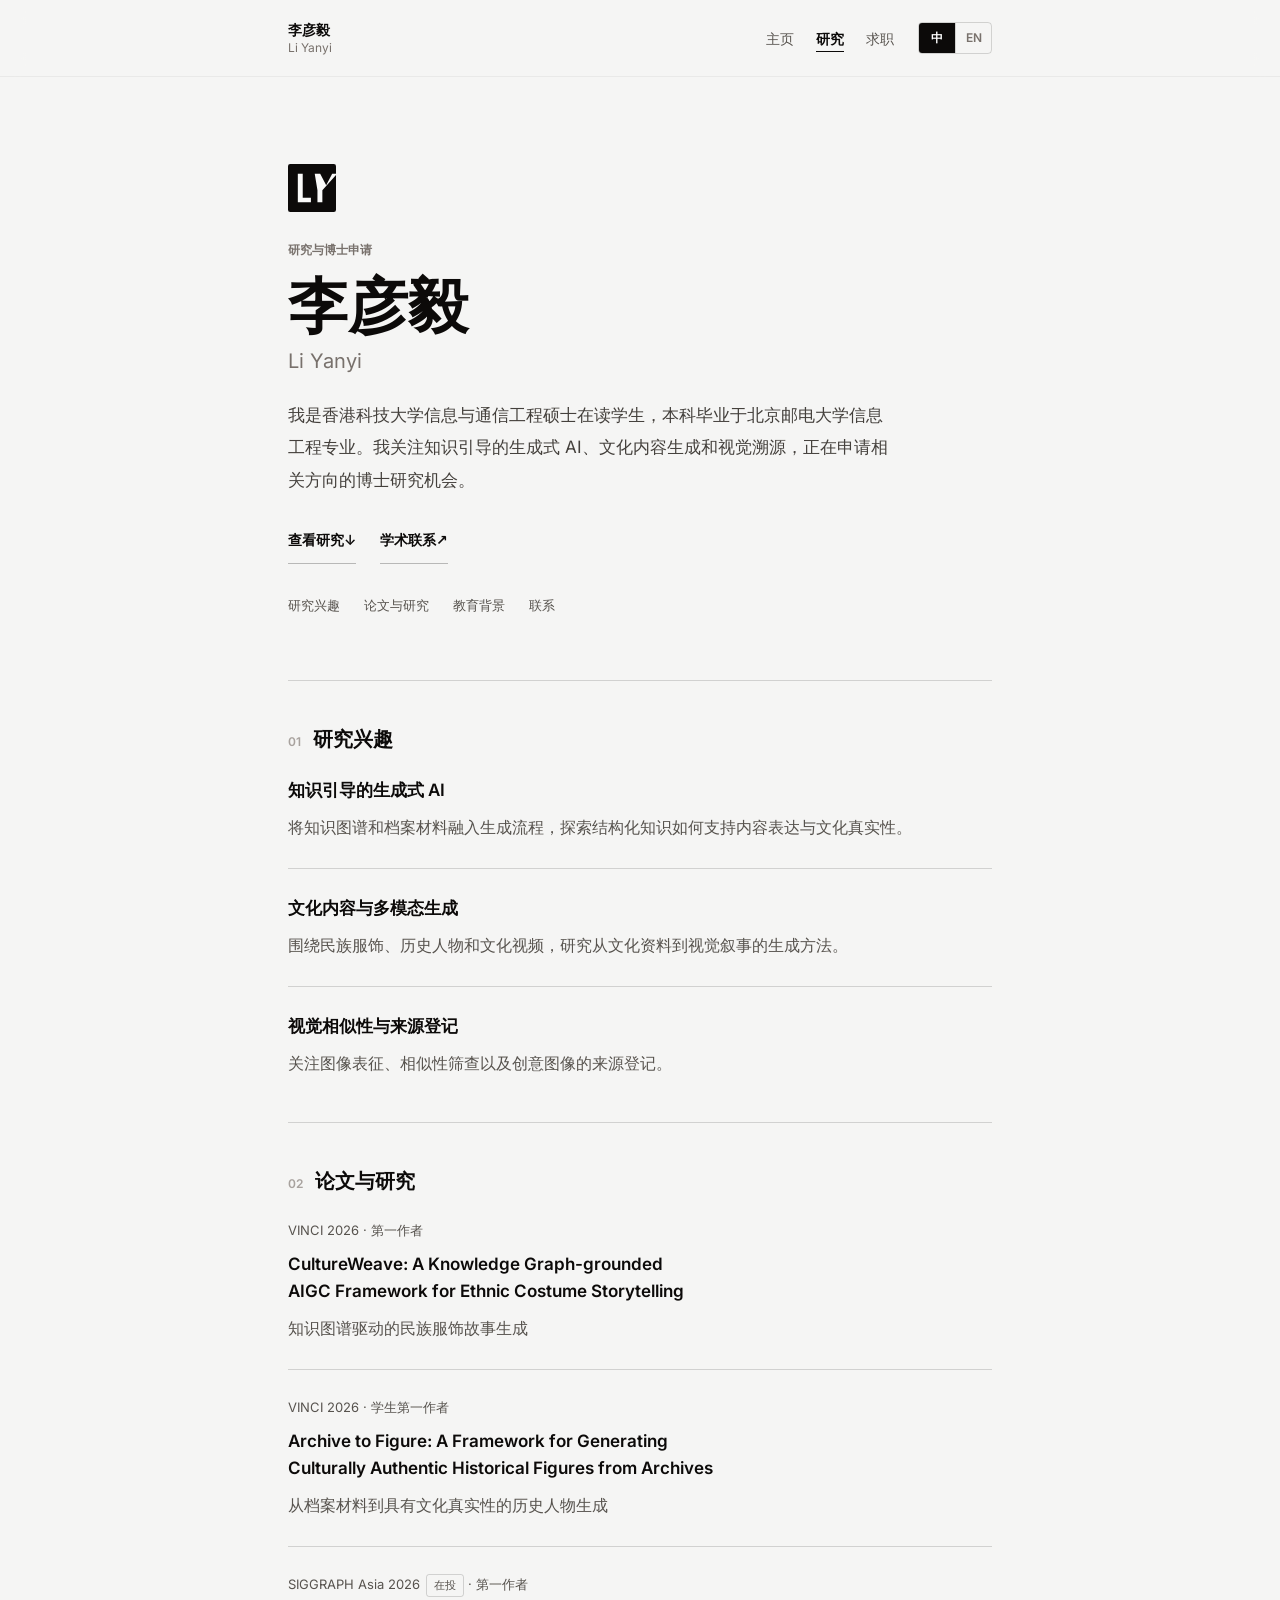
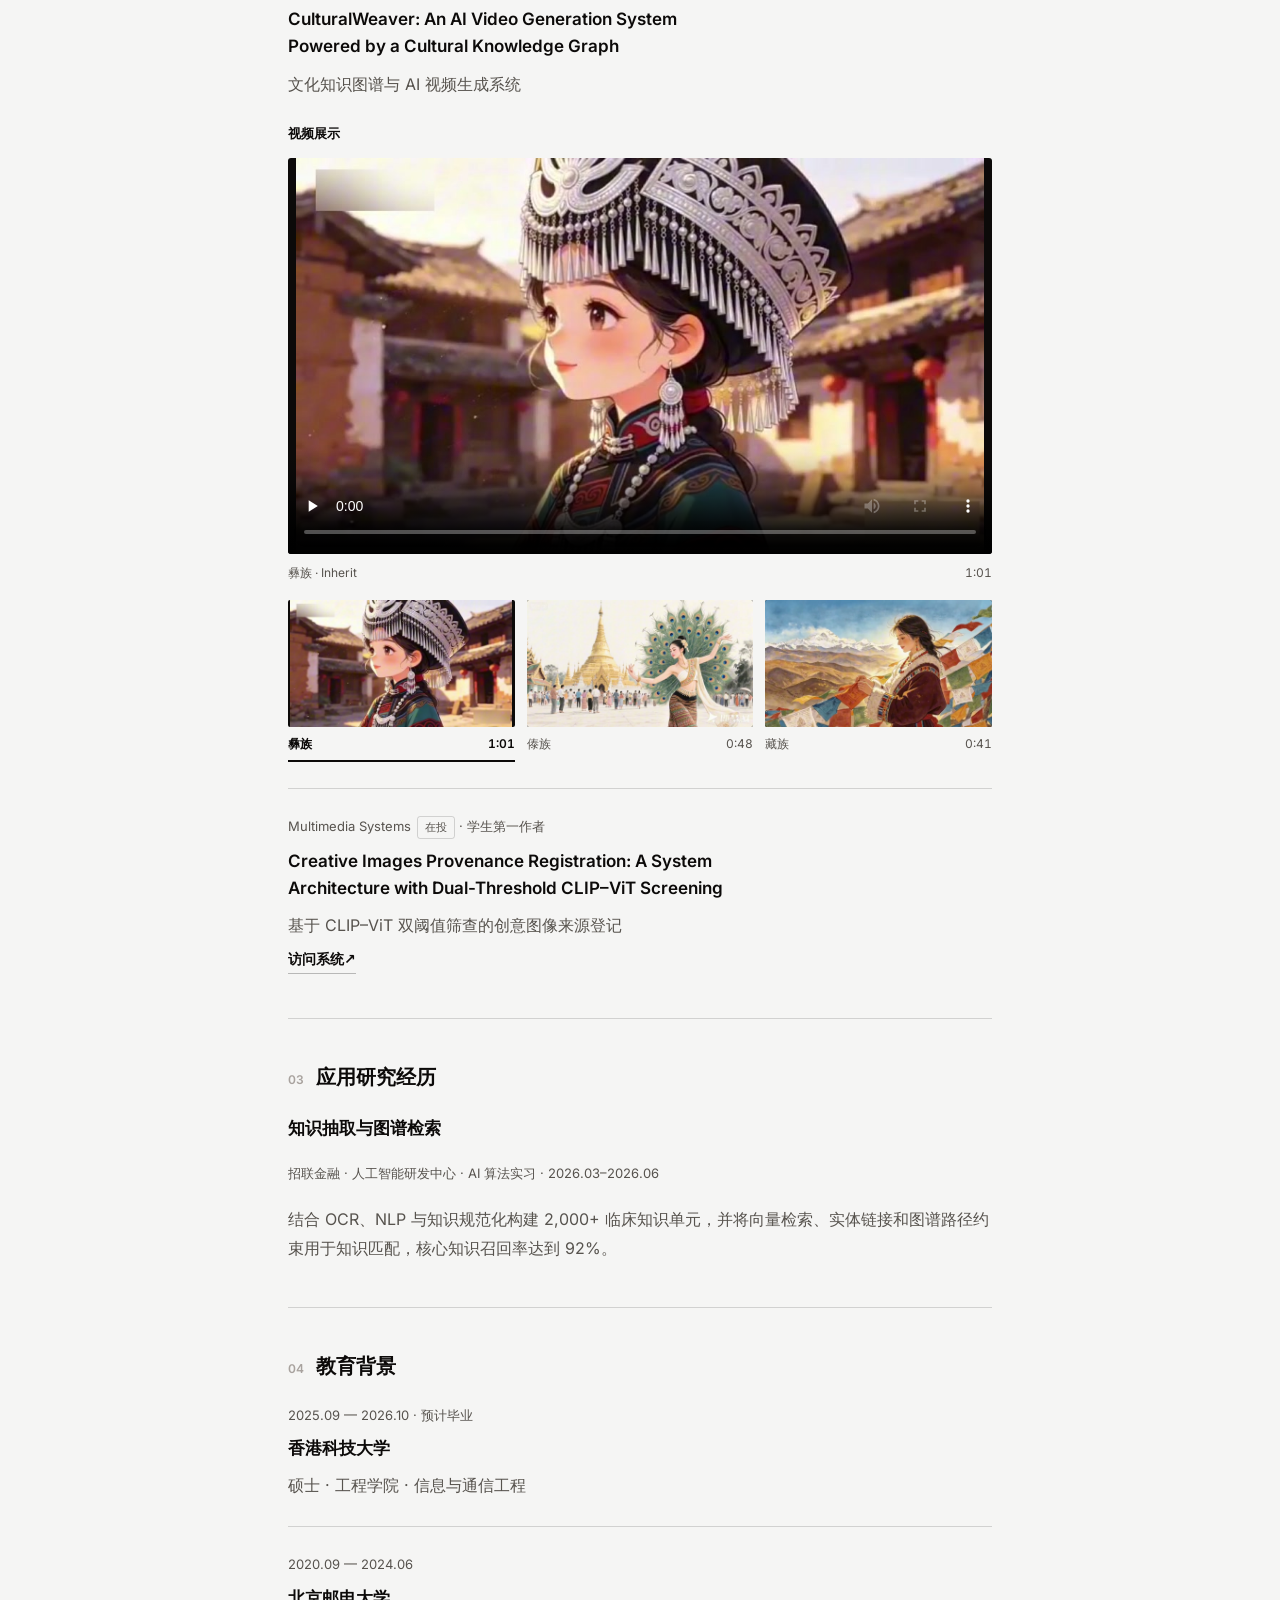
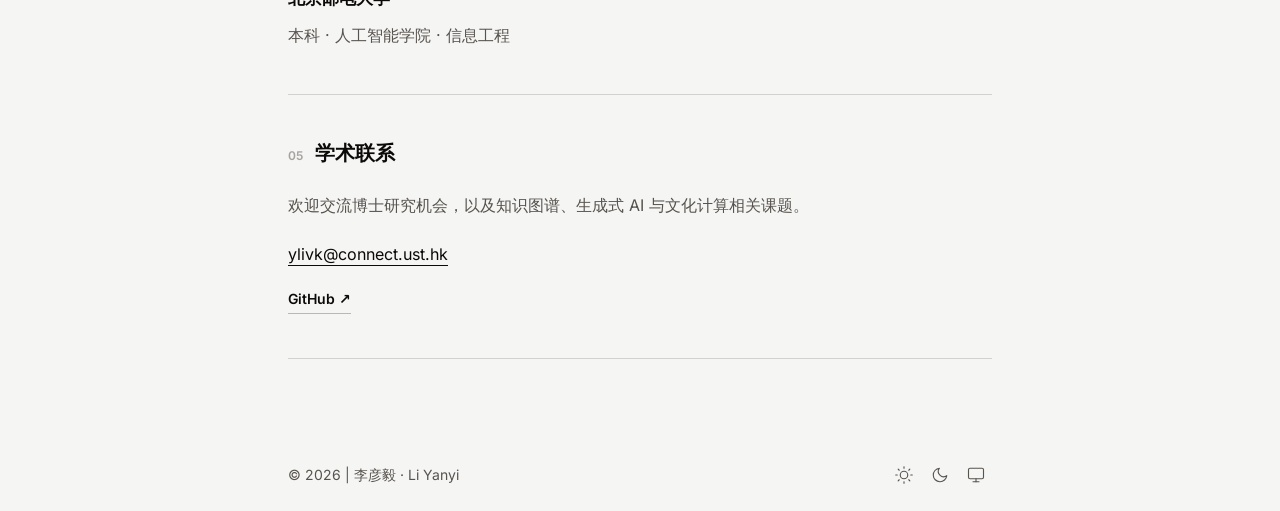
<file: research/index.html>
<!DOCTYPE html><html lang="en" data-language="en" data-default-language="en"> <head><!-- Global Metadata --><meta charset="utf-8"><meta name="viewport" content="width=device-width,initial-scale=1"><link rel="icon" type="image/svg+xml" href="/liyanyi-mark.svg"><meta name="generator" content="Astro v5.18.2"><!-- Font preloads --><link rel="preload" href="/_astro/inter-latin-400-normal.C38fXH4l.woff2" as="font" type="font/woff2" crossorigin><link rel="preload" href="/_astro/inter-latin-600-normal.LgqL8muc.woff2" as="font" type="font/woff2" crossorigin><!-- Canonical URL --><link rel="canonical" href="https://liyanyi1123.github.io/research/"><!-- Primary Meta Tags --><title>Li Yanyi · Research &amp; PhD</title><meta name="title" content="Li Yanyi · Research &#38; PhD"><meta name="description" content="Li Yanyi's research profile: knowledge-guided generative AI, cultural content generation, visual provenance, and PhD applications."><!-- Open Graph / Facebook --><meta property="og:type" content="website"><meta property="og:url" content="https://liyanyi1123.github.io/research/"><meta property="og:title" content="Li Yanyi · Research &#38; PhD"><meta property="og:description" content="Li Yanyi's research profile: knowledge-guided generative AI, cultural content generation, visual provenance, and PhD applications."><!-- Twitter --><meta property="twitter:card" content="summary_large_image"><meta property="twitter:url" content="https://liyanyi1123.github.io/research/"><meta property="twitter:title" content="Li Yanyi · Research &#38; PhD"><meta property="twitter:description" content="Li Yanyi's research profile: knowledge-guided generative AI, cultural content generation, visual provenance, and PhD applications."><meta name="astro-view-transitions-enabled" content="true"><meta name="astro-view-transitions-fallback" content="animate"><script type="module" src="/_astro/ClientRouter.astro_astro_type_script_index_0_lang.CDGfc0hd.js"></script><script type="module">document.addEventListener("astro:before-swap",e=>[...e.newDocument.head.querySelectorAll('link[as="font"]')].forEach(o=>o.remove()));</script><script>
  function init() {
    preloadTheme();
    preloadLanguage();
    onScroll();
    animate();

    const backToTop = document.getElementById("back-to-top");
    backToTop?.addEventListener("click", (event) => scrollToTop(event));

    const backToPrev = document.getElementById("back-to-prev");
    backToPrev?.addEventListener("click", () => window.history.back());

    const lightThemeButton = document.getElementById("light-theme-button");
    lightThemeButton?.addEventListener("click", () => {
      localStorage.setItem("theme", "light");
      toggleTheme(false);
    });

    const darkThemeButton = document.getElementById("dark-theme-button");
    darkThemeButton?.addEventListener("click", () => {
      localStorage.setItem("theme", "dark");
      toggleTheme(true);
    });

    const systemThemeButton = document.getElementById("system-theme-button");
    systemThemeButton?.addEventListener("click", () => {
      localStorage.setItem("theme", "system");
      toggleTheme(window.matchMedia("(prefers-color-scheme: dark)").matches);
    });

    const zhLanguageButton = document.getElementById("language-zh-button");
    zhLanguageButton?.addEventListener("click", () => setLanguage("zh"));

    const enLanguageButton = document.getElementById("language-en-button");
    enLanguageButton?.addEventListener("click", () => setLanguage("en"));

    window.matchMedia("(prefers-color-scheme: dark)")
      .addEventListener("change", event => {
        if (localStorage.theme === "system" || !localStorage.theme) {
          toggleTheme(event.matches);
        }
      }
    );

    document.addEventListener("scroll", onScroll);
  }

  function animate() {
    const animateElements = document.querySelectorAll(".animate");

    animateElements.forEach((element, index) => {
      setTimeout(() => {
        element.classList.add("show");
      }, index * 150);
    });
  }

  function onScroll() {
    if (window.scrollY > 0) {
      document.documentElement.classList.add("scrolled");
    } else {
      document.documentElement.classList.remove("scrolled");
    }
  }

  function scrollToTop(event) {
    event.preventDefault();
    window.scrollTo({
      top: 0,
      behavior: "smooth"
    });
  }

function toggleTheme(dark) {
    const css = document.createElement("style");

    css.appendChild(
      document.createTextNode(
        `* {
             -webkit-transition: none !important;
             -moz-transition: none !important;
             -o-transition: none !important;
             -ms-transition: none !important;
             transition: none !important;
          }
        `,
      )
    );

    document.head.appendChild(css);

    if (dark) {
      document.documentElement.classList.add("dark");
    } else {
      document.documentElement.classList.remove("dark");
    }

  window.getComputedStyle(css).opacity;
    document.head.removeChild(css);
  }

  function preloadTheme() {
    const userTheme = localStorage.theme;

    if (userTheme === "light" || userTheme === "dark") {
      toggleTheme(userTheme === "dark");
    } else {
      toggleTheme(window.matchMedia("(prefers-color-scheme: dark)").matches);
    }
  }

  function setLanguage(language) {
    localStorage.setItem("language", language);
    document.documentElement.dataset.language = language;
    document.documentElement.lang = language === "zh" ? "zh-CN" : "en";

    const zhButton = document.getElementById("language-zh-button");
    const enButton = document.getElementById("language-en-button");
    zhButton?.setAttribute("aria-pressed", String(language === "zh"));
    enButton?.setAttribute("aria-pressed", String(language === "en"));
  }

  function preloadLanguage() {
    const savedLanguage = localStorage.getItem("language");
    const defaultLanguage = document.documentElement.dataset.defaultLanguage === "en" ? "en" : "zh";
    setLanguage(savedLanguage === "en" || savedLanguage === "zh" ? savedLanguage : defaultLanguage);
  }

  document.addEventListener("DOMContentLoaded", () => init());
  document.addEventListener("astro:after-swap", () => init());
  preloadTheme();
  preloadLanguage();
</script><link rel="stylesheet" href="/_astro/career.Cog3KpSc.css">
<link rel="stylesheet" href="/_astro/career.R_KryZPl.css">
<link rel="stylesheet" href="/_astro/career.Cx0rN_Sq.css"></head> <body class="audience-page"> <a class="audience-skip" href="#main-content">Skip to content / 跳转到正文</a> <header class="audience-header"> <div class="mx-auto w-full max-w-screen-md px-5 sm:px-8">  <div class="header-row"> <a href="/" data-astro-reload aria-label="李彦毅主页 / Li Yanyi home"> <span class="brand-name">李彦毅</span><span class="brand-name-en" lang="en">Li Yanyi</span> </a> <div class="language-switch" role="group" aria-label="语言 / Language"> <button id="language-zh-button" type="button" aria-pressed="false" lang="zh-CN">中</button> <button id="language-en-button" type="button" aria-pressed="false" lang="en">EN</button> </div> <nav class="audience-nav" aria-label="个人主页导航 / Profile navigation"> <a href="/" data-astro-reload><span class="lang-zh" lang="zh-CN">主页</span><span class="lang-en" lang="en">Home</span></a><a href="/research/" data-astro-reload aria-current="page"><span class="lang-zh" lang="zh-CN">研究</span><span class="lang-en" lang="en">Research</span></a><a href="/career/" data-astro-reload><span class="lang-zh" lang="zh-CN">求职</span><span class="lang-en" lang="en">Career</span></a> </nav> </div>  </div> </header> <main id="main-content"> <div class="mx-auto w-full max-w-screen-md px-5 sm:px-8">  <section class="hero" aria-labelledby="page-title"> <img class="brand-mark" src="/liyanyi-mark.svg" width="48" height="48" alt="" aria-hidden="true"> <p class="eyebrow"><span class="lang-zh" lang="zh-CN">研究与博士申请</span><span class="lang-en" lang="en">Research &amp; PhD applications</span></p> <h1 id="page-title">李彦毅</h1><p class="english-name" lang="en">Li Yanyi</p> <div class="hero-copy"> <p><span class="lang-zh" lang="zh-CN">我是香港科技大学信息与通信工程硕士在读学生，本科毕业于北京邮电大学信息工程专业。我关注知识引导的生成式 AI、文化内容生成和视觉溯源，正在申请相关方向的博士研究机会。</span><span class="lang-en" lang="en">I am a master&#39;s student in Telecommunications at HKUST, with a bachelor&#39;s degree in Information Engineering from BUPT. My interests lie in knowledge-guided generative AI, cultural content generation and visual provenance. I am seeking PhD opportunities in these areas.</span></p> </div> <div class="audience-actions"> <a class="text-link" href="#research"><span class="lang-zh" lang="zh-CN">查看研究</span><span class="lang-en" lang="en">Explore my research</span> ↓</a> <a class="text-link" href="mailto:ylivk@connect.ust.hk"><span class="lang-zh" lang="zh-CN">学术联系</span><span class="lang-en" lang="en">Get in touch</span> ↗</a> </div> <nav class="page-jump" aria-label="页内导航 / On this page"> <a href="#interests"><span class="lang-zh" lang="zh-CN">研究兴趣</span><span class="lang-en" lang="en">Interests</span></a><a href="#research"><span class="lang-zh" lang="zh-CN">论文与研究</span><span class="lang-en" lang="en">Research</span></a><a href="#education"><span class="lang-zh" lang="zh-CN">教育背景</span><span class="lang-en" lang="en">Education</span></a><a href="#contact"><span class="lang-zh" lang="zh-CN">联系</span><span class="lang-en" lang="en">Contact</span></a> </nav> </section> <div class="section-list"> <section id="interests" class="profile-section" aria-labelledby="interests-title"> <div class="section-heading"> <p class="section-index">01</p> <h2 id="interests-title"><span class="lang-zh" lang="zh-CN">研究兴趣</span><span class="lang-en" lang="en">Interests</span></h2> </div> <div class="audience-section-copy"> <ol class="entry-list"> <li><h3><span class="lang-zh" lang="zh-CN">知识引导的生成式 AI</span><span class="lang-en" lang="en">Knowledge-guided generative AI</span></h3><p><span class="lang-zh" lang="zh-CN">将知识图谱和档案材料融入生成流程，探索结构化知识如何支持内容表达与文化真实性。</span><span class="lang-en" lang="en">Integrating knowledge graphs and archival material into generation workflows, with an interest in how structured knowledge supports expression and cultural authenticity.</span></p></li> <li><h3><span class="lang-zh" lang="zh-CN">文化内容与多模态生成</span><span class="lang-en" lang="en">Cultural content and multimodal generation</span></h3><p><span class="lang-zh" lang="zh-CN">围绕民族服饰、历史人物和文化视频，研究从文化资料到视觉叙事的生成方法。</span><span class="lang-en" lang="en">Studying generation methods that connect cultural material with visual storytelling, including ethnic costumes, historical figures and cultural video.</span></p></li> <li><h3><span class="lang-zh" lang="zh-CN">视觉相似性与来源登记</span><span class="lang-en" lang="en">Visual similarity and provenance</span></h3><p><span class="lang-zh" lang="zh-CN">关注图像表征、相似性筛查以及创意图像的来源登记。</span><span class="lang-en" lang="en">Exploring image representations, similarity screening and provenance registration for creative imagery.</span></p></li> </ol> </div> </section> <section id="research" class="profile-section" aria-labelledby="research-title"> <div class="section-heading"> <p class="section-index">02</p> <h2 id="research-title"><span class="lang-zh" lang="zh-CN">论文与研究</span><span class="lang-en" lang="en">Research</span></h2> </div> <div class="audience-section-copy"> <ol class="entry-list"> <li> <p class="entry-meta">VINCI 2026 · <span class="lang-zh" lang="zh-CN">第一作者</span><span class="lang-en" lang="en">First author</span></p> <h3 lang="en">CultureWeave: A Knowledge Graph-grounded AIGC Framework for Ethnic Costume Storytelling</h3><p><span class="lang-zh" lang="zh-CN">知识图谱驱动的民族服饰故事生成</span><span class="lang-en" lang="en">Knowledge graph-grounded generation for ethnic costume storytelling</span></p>   </li><li> <p class="entry-meta">VINCI 2026 · <span class="lang-zh" lang="zh-CN">学生第一作者</span><span class="lang-en" lang="en">Student first author</span></p> <h3 lang="en">Archive to Figure: A Framework for Generating Culturally Authentic Historical Figures from Archives</h3><p><span class="lang-zh" lang="zh-CN">从档案材料到具有文化真实性的历史人物生成</span><span class="lang-en" lang="en">Generating culturally authentic historical figures from archival material</span></p>   </li><li> <p class="entry-meta">SIGGRAPH Asia 2026<span class="submission"><span class="lang-zh" lang="zh-CN">在投</span><span class="lang-en" lang="en">Submitted</span></span> · <span class="lang-zh" lang="zh-CN">第一作者</span><span class="lang-en" lang="en">First author</span></p> <h3 lang="en">CulturalWeaver: An AI Video Generation System Powered by a Cultural Knowledge Graph</h3><p><span class="lang-zh" lang="zh-CN">文化知识图谱与 AI 视频生成系统</span><span class="lang-en" lang="en">Cultural knowledge graphs for AI video generation</span></p> <culturalweaver-demos id="culturalweaver-demos" aria-labelledby="culturalweaver-demo-heading" data-astro-cid-stb4k4ik="true"> <h4 id="culturalweaver-demo-heading" data-astro-cid-stb4k4ik><span class="lang-zh" lang="zh-CN">视频展示</span><span class="lang-en" lang="en">Video demos</span></h4> <div class="demo-players" data-astro-cid-stb4k4ik> <figure id="demo-yi-inherit" data-astro-cid-stb4k4ik> <video controls playsinline preload="none" poster="/demos/culturalweaver/yi-inherit.jpg" width="1878" height="1080" aria-labelledby="caption-yi-inherit" data-astro-cid-stb4k4ik> <source src="/demos/culturalweaver/yi-inherit.mp4" type="video/mp4" data-astro-cid-stb4k4ik> <a href="/demos/culturalweaver/yi-inherit.mp4" data-astro-cid-stb4k4ik><span class="lang-zh" lang="zh-CN">打开视频</span><span class="lang-en" lang="en">Open video</span></a> </video> <figcaption id="caption-yi-inherit" data-astro-cid-stb4k4ik> <span data-astro-cid-stb4k4ik><span class="lang-zh" lang="zh-CN">彝族</span><span class="lang-en" lang="en">Yi</span> <span aria-hidden="true" data-astro-cid-stb4k4ik>·</span> <span lang="en" data-astro-cid-stb4k4ik>Inherit</span></span> <span class="demo-duration" data-astro-cid-stb4k4ik>1:01</span> </figcaption> </figure><figure id="demo-dai-blessings-in-clear-water" data-astro-cid-stb4k4ik> <video controls playsinline preload="none" poster="/demos/culturalweaver/dai-blessings-in-clear-water.jpg" width="1920" height="1080" aria-labelledby="caption-dai-blessings-in-clear-water" data-astro-cid-stb4k4ik> <source src="/demos/culturalweaver/dai-blessings-in-clear-water.mp4" type="video/mp4" data-astro-cid-stb4k4ik> <a href="/demos/culturalweaver/dai-blessings-in-clear-water.mp4" data-astro-cid-stb4k4ik><span class="lang-zh" lang="zh-CN">打开视频</span><span class="lang-en" lang="en">Open video</span></a> </video> <figcaption id="caption-dai-blessings-in-clear-water" data-astro-cid-stb4k4ik> <span data-astro-cid-stb4k4ik><span class="lang-zh" lang="zh-CN">傣族</span><span class="lang-en" lang="en">Dai</span> <span aria-hidden="true" data-astro-cid-stb4k4ik>·</span> <span lang="en" data-astro-cid-stb4k4ik>Blessings in Clear Water</span></span> <span class="demo-duration" data-astro-cid-stb4k4ik>0:48</span> </figcaption> </figure><figure id="demo-zang-snowland-tibetan-elegance" data-astro-cid-stb4k4ik> <video controls playsinline preload="none" poster="/demos/culturalweaver/zang-snowland-tibetan-elegance.jpg" width="1920" height="1080" aria-labelledby="caption-zang-snowland-tibetan-elegance" data-astro-cid-stb4k4ik> <source src="/demos/culturalweaver/zang-snowland-tibetan-elegance.mp4" type="video/mp4" data-astro-cid-stb4k4ik> <a href="/demos/culturalweaver/zang-snowland-tibetan-elegance.mp4" data-astro-cid-stb4k4ik><span class="lang-zh" lang="zh-CN">打开视频</span><span class="lang-en" lang="en">Open video</span></a> </video> <figcaption id="caption-zang-snowland-tibetan-elegance" data-astro-cid-stb4k4ik> <span data-astro-cid-stb4k4ik><span class="lang-zh" lang="zh-CN">藏族</span><span class="lang-en" lang="en">Zang</span> <span aria-hidden="true" data-astro-cid-stb4k4ik>·</span> <span lang="en" data-astro-cid-stb4k4ik>Snowland Tibetan Elegance</span></span> <span class="demo-duration" data-astro-cid-stb4k4ik>0:41</span> </figcaption> </figure> </div> <div class="demo-selector" role="group" aria-labelledby="culturalweaver-demo-heading" hidden data-astro-cid-stb4k4ik> <button type="button" aria-pressed="true" aria-controls="demo-yi-inherit" data-astro-cid-stb4k4ik> <img src="/demos/culturalweaver/yi-inherit.jpg" alt="" width="1878" height="1080" loading="lazy" data-astro-cid-stb4k4ik> <span class="demo-choice-label" data-astro-cid-stb4k4ik><span data-astro-cid-stb4k4ik><span class="lang-zh" lang="zh-CN">彝族</span><span class="lang-en" lang="en">Yi</span></span><span class="demo-duration" data-astro-cid-stb4k4ik>1:01</span></span> </button><button type="button" aria-pressed="false" aria-controls="demo-dai-blessings-in-clear-water" data-astro-cid-stb4k4ik> <img src="/demos/culturalweaver/dai-blessings-in-clear-water.jpg" alt="" width="1920" height="1080" loading="lazy" data-astro-cid-stb4k4ik> <span class="demo-choice-label" data-astro-cid-stb4k4ik><span data-astro-cid-stb4k4ik><span class="lang-zh" lang="zh-CN">傣族</span><span class="lang-en" lang="en">Dai</span></span><span class="demo-duration" data-astro-cid-stb4k4ik>0:48</span></span> </button><button type="button" aria-pressed="false" aria-controls="demo-zang-snowland-tibetan-elegance" data-astro-cid-stb4k4ik> <img src="/demos/culturalweaver/zang-snowland-tibetan-elegance.jpg" alt="" width="1920" height="1080" loading="lazy" data-astro-cid-stb4k4ik> <span class="demo-choice-label" data-astro-cid-stb4k4ik><span data-astro-cid-stb4k4ik><span class="lang-zh" lang="zh-CN">藏族</span><span class="lang-en" lang="en">Zang</span></span><span class="demo-duration" data-astro-cid-stb4k4ik>0:41</span></span> </button> </div> </culturalweaver-demos> <script type="module">class c extends HTMLElement{connectedCallback(){if(this.dataset.ready)return;this.dataset.ready="true";const s=Array.from(this.querySelectorAll(".demo-players > figure")),l=Array.from(this.querySelectorAll(".demo-selector button")),o=this.querySelector(".demo-selector");if(!o||!s.length||s.length!==l.length)return;const a=e=>{s.forEach((t,r)=>{r!==e&&t.querySelector("video")?.pause(),t.hidden=r!==e,l[r].setAttribute("aria-pressed",String(r===e))})};l.forEach((e,t)=>e.addEventListener("click",()=>a(t))),a(0),o.hidden=!1}}customElements.get("culturalweaver-demos")||customElements.define("culturalweaver-demos",c);</script>   </li><li> <p class="entry-meta">Multimedia Systems<span class="submission"><span class="lang-zh" lang="zh-CN">在投</span><span class="lang-en" lang="en">Submitted</span></span> · <span class="lang-zh" lang="zh-CN">学生第一作者</span><span class="lang-en" lang="en">Student first author</span></p> <h3 lang="en">Creative Images Provenance Registration: A System Architecture with Dual-Threshold CLIP–ViT Screening</h3><p><span class="lang-zh" lang="zh-CN">基于 CLIP–ViT 双阈值筛查的创意图像来源登记</span><span class="lang-en" lang="en">Creative-image provenance registration with dual-threshold CLIP–ViT screening</span></p>  <a class="text-link" href="https://wuji.cyphy.com/ssi/" target="_blank" rel="noopener noreferrer"><span class="lang-zh" lang="zh-CN">访问系统</span><span class="lang-en" lang="en">View system</span> ↗</a> </li> </ol> </div> </section> <section id="applied" class="profile-section" aria-labelledby="applied-title"> <div class="section-heading"> <p class="section-index">03</p> <h2 id="applied-title"><span class="lang-zh" lang="zh-CN">应用研究经历</span><span class="lang-en" lang="en">Applied work</span></h2> </div> <div class="audience-section-copy"> <h3><span class="lang-zh" lang="zh-CN">知识抽取与图谱检索</span><span class="lang-en" lang="en">Knowledge extraction and graph-based retrieval</span></h3> <p class="entry-meta"><span class="lang-zh" lang="zh-CN">招联金融 · 人工智能研发中心 · AI 算法实习</span><span class="lang-en" lang="en">Zhaolian Finance · AI R&amp;D Center · AI algorithm internship</span> · 2026.03–2026.06</p> <p><span class="lang-zh" lang="zh-CN">结合 OCR、NLP 与知识规范化构建 2,000+ 临床知识单元，并将向量检索、实体链接和图谱路径约束用于知识匹配，核心知识召回率达到 92%。</span><span class="lang-en" lang="en">Built 2,000+ clinical knowledge units using OCR, NLP and normalization. Combined vector retrieval, entity linking and graph-path constraints for knowledge matching, achieving 92% core knowledge recall.</span></p> </div> </section> <section id="education" class="profile-section" aria-labelledby="education-title"> <div class="section-heading"> <p class="section-index">04</p> <h2 id="education-title"><span class="lang-zh" lang="zh-CN">教育背景</span><span class="lang-en" lang="en">Education</span></h2> </div> <div class="audience-section-copy"><ol class="entry-list education-list"> <li> <p class="entry-meta">2025.09 — 2026.10 · <span class="lang-zh" lang="zh-CN">预计毕业</span><span class="lang-en" lang="en">expected graduation</span></p> <h3><span class="lang-zh" lang="zh-CN">香港科技大学</span><span class="lang-en" lang="en">The Hong Kong University of Science and Technology</span></h3> <p><span class="lang-zh" lang="zh-CN">硕士 · 工程学院 · 信息与通信工程</span><span class="lang-en" lang="en">Master&#39;s · School of Engineering · Telecommunications</span></p> </li><li> <p class="entry-meta">2020.09 — 2024.06</p> <h3><span class="lang-zh" lang="zh-CN">北京邮电大学</span><span class="lang-en" lang="en">Beijing University of Posts and Telecommunications</span></h3> <p><span class="lang-zh" lang="zh-CN">本科 · 人工智能学院 · 信息工程</span><span class="lang-en" lang="en">Bachelor&#39;s · School of Artificial Intelligence · Information Engineering</span></p> </li> </ol></div> </section> <section id="contact" class="profile-section" aria-labelledby="contact-title"> <div class="section-heading"> <p class="section-index">05</p> <h2 id="contact-title"><span class="lang-zh" lang="zh-CN">学术联系</span><span class="lang-en" lang="en">Contact</span></h2> </div> <div class="audience-section-copy"> <p><span class="lang-zh" lang="zh-CN">欢迎交流博士研究机会，以及知识图谱、生成式 AI 与文化计算相关课题。</span><span class="lang-en" lang="en">I welcome conversations about PhD opportunities and research in knowledge graphs, generative AI and cultural computing.</span></p> <p><a class="audience-contact" href="mailto:ylivk@connect.ust.hk">ylivk@connect.ust.hk</a></p> <a class="text-link" href="https://github.com/liyanyi1123">GitHub ↗</a> </div> </section> </div>  </div> </main> <footer class="animate"> <div class="mx-auto w-full max-w-screen-md px-5 sm:px-8">  <div class="relative"> <div class="absolute right-0 -top-20"> <button id="back-to-top" class="relative group w-fit flex pl-8 pr-3 py-1.5 flex-nowrap rounded border border-black/15 dark:border-white/20 hover:bg-black/5 dark:hover:bg-white/5 hover:text-black dark:hover:text-white transition-colors duration-300 ease-in-out"> <svg xmlns="http://www.w3.org/2000/svg" viewBox="0 0 24 24" class="absolute top-1/2 left-2 -translate-y-1/2 size-4 stroke-2 fill-none stroke-current rotate-90"> <line x1="5" y1="12" x2="19" y2="12" class="translate-x-2 group-hover:translate-x-0 scale-x-0 group-hover:scale-x-100 transition-transform duration-300 ease-in-out"></line> <polyline points="12 5 5 12 12 19" class="translate-x-1 group-hover:translate-x-0 transition-transform duration-300 ease-in-out"></polyline> </svg> <div class="text-sm">
Back to top
</div> </button> </div> </div> <div class="flex justify-between items-center"> <div>
&copy; 2026 | 李彦毅 · Li Yanyi </div> <div class="flex flex-wrap gap-1 items-center"> <button id="light-theme-button" aria-label="浅色模式 / Light theme" class="group size-8 flex items-center justify-center rounded-full"> <svg xmlns="http://www.w3.org/2000/svg" width="18" height="18" viewBox="0 0 24 24" fill="none" stroke="currentColor" stroke-width="1.5" stroke-linecap="round" stroke-linejoin="round" class="group-hover:stroke-black group-hover:dark:stroke-white transition-colors duration-300 ease-in-out"> <circle cx="12" cy="12" r="5"></circle> <line x1="12" y1="1" x2="12" y2="3"></line> <line x1="12" y1="21" x2="12" y2="23"></line> <line x1="4.22" y1="4.22" x2="5.64" y2="5.64"></line> <line x1="18.36" y1="18.36" x2="19.78" y2="19.78"></line> <line x1="1" y1="12" x2="3" y2="12"></line> <line x1="21" y1="12" x2="23" y2="12"></line> <line x1="4.22" y1="19.78" x2="5.64" y2="18.36"></line> <line x1="18.36" y1="5.64" x2="19.78" y2="4.22"></line> </svg> </button> <button id="dark-theme-button" aria-label="深色模式 / Dark theme" class="group size-8 flex items-center justify-center rounded-full"> <svg xmlns="http://www.w3.org/2000/svg" width="18" height="18" viewBox="0 0 24 24" fill="none" stroke="currentColor" stroke-width="1.5" stroke-linecap="round" stroke-linejoin="round" class="group-hover:stroke-black group-hover:dark:stroke-white transition-colors duration-300 ease-in-out"> <path d="M21 12.79A9 9 0 1 1 11.21 3 7 7 0 0 0 21 12.79z"></path> </svg> </button> <button id="system-theme-button" aria-label="跟随系统 / System theme" class="group size-8 flex items-center justify-center rounded-full"> <svg xmlns="http://www.w3.org/2000/svg" width="18" height="18" viewBox="0 0 24 24" fill="none" stroke="currentColor" stroke-width="1.5" stroke-linecap="round" stroke-linejoin="round" class="group-hover:stroke-black group-hover:dark:stroke-white transition-colors duration-300 ease-in-out"> <rect x="2" y="3" width="20" height="14" rx="2" ry="2"></rect> <line x1="8" y1="21" x2="16" y2="21"></line> <line x1="12" y1="17" x2="12" y2="21"></line> </svg> </button> </div> </div>  </div> </footer> </body></html>
</file>
<file: _astro/index.DJb2zrpa.css>
*,:before,:after{--tw-border-spacing-x: 0;--tw-border-spacing-y: 0;--tw-translate-x: 0;--tw-translate-y: 0;--tw-rotate: 0;--tw-skew-x: 0;--tw-skew-y: 0;--tw-scale-x: 1;--tw-scale-y: 1;--tw-pan-x: ;--tw-pan-y: ;--tw-pinch-zoom: ;--tw-scroll-snap-strictness: proximity;--tw-gradient-from-position: ;--tw-gradient-via-position: ;--tw-gradient-to-position: ;--tw-ordinal: ;--tw-slashed-zero: ;--tw-numeric-figure: ;--tw-numeric-spacing: ;--tw-numeric-fraction: ;--tw-ring-inset: ;--tw-ring-offset-width: 0px;--tw-ring-offset-color: #fff;--tw-ring-color: rgb(59 130 246 / .5);--tw-ring-offset-shadow: 0 0 #0000;--tw-ring-shadow: 0 0 #0000;--tw-shadow: 0 0 #0000;--tw-shadow-colored: 0 0 #0000;--tw-blur: ;--tw-brightness: ;--tw-contrast: ;--tw-grayscale: ;--tw-hue-rotate: ;--tw-invert: ;--tw-saturate: ;--tw-sepia: ;--tw-drop-shadow: ;--tw-backdrop-blur: ;--tw-backdrop-brightness: ;--tw-backdrop-contrast: ;--tw-backdrop-grayscale: ;--tw-backdrop-hue-rotate: ;--tw-backdrop-invert: ;--tw-backdrop-opacity: ;--tw-backdrop-saturate: ;--tw-backdrop-sepia: ;--tw-contain-size: ;--tw-contain-layout: ;--tw-contain-paint: ;--tw-contain-style: }::backdrop{--tw-border-spacing-x: 0;--tw-border-spacing-y: 0;--tw-translate-x: 0;--tw-translate-y: 0;--tw-rotate: 0;--tw-skew-x: 0;--tw-skew-y: 0;--tw-scale-x: 1;--tw-scale-y: 1;--tw-pan-x: ;--tw-pan-y: ;--tw-pinch-zoom: ;--tw-scroll-snap-strictness: proximity;--tw-gradient-from-position: ;--tw-gradient-via-position: ;--tw-gradient-to-position: ;--tw-ordinal: ;--tw-slashed-zero: ;--tw-numeric-figure: ;--tw-numeric-spacing: ;--tw-numeric-fraction: ;--tw-ring-inset: ;--tw-ring-offset-width: 0px;--tw-ring-offset-color: #fff;--tw-ring-color: rgb(59 130 246 / .5);--tw-ring-offset-shadow: 0 0 #0000;--tw-ring-shadow: 0 0 #0000;--tw-shadow: 0 0 #0000;--tw-shadow-colored: 0 0 #0000;--tw-blur: ;--tw-brightness: ;--tw-contrast: ;--tw-grayscale: ;--tw-hue-rotate: ;--tw-invert: ;--tw-saturate: ;--tw-sepia: ;--tw-drop-shadow: ;--tw-backdrop-blur: ;--tw-backdrop-brightness: ;--tw-backdrop-contrast: ;--tw-backdrop-grayscale: ;--tw-backdrop-hue-rotate: ;--tw-backdrop-invert: ;--tw-backdrop-opacity: ;--tw-backdrop-saturate: ;--tw-backdrop-sepia: ;--tw-contain-size: ;--tw-contain-layout: ;--tw-contain-paint: ;--tw-contain-style: }*,:before,:after{box-sizing:border-box;border-width:0;border-style:solid;border-color:#e5e7eb}:before,:after{--tw-content: ""}html,:host{line-height:1.5;-webkit-text-size-adjust:100%;-moz-tab-size:4;-o-tab-size:4;tab-size:4;font-family:Inter,PingFang SC,Hiragino Sans GB,Microsoft YaHei,ui-sans-serif,system-ui,sans-serif,"Apple Color Emoji","Segoe UI Emoji",Segoe UI Symbol,"Noto Color Emoji";font-feature-settings:normal;font-variation-settings:normal;-webkit-tap-highlight-color:transparent}body{margin:0;line-height:inherit}hr{height:0;color:inherit;border-top-width:1px}abbr:where([title]){-webkit-text-decoration:underline dotted;text-decoration:underline dotted}h1,h2,h3,h4,h5,h6{font-size:inherit;font-weight:inherit}a{color:inherit;text-decoration:inherit}b,strong{font-weight:bolder}code,kbd,samp,pre{font-family:ui-monospace,SFMono-Regular,Menlo,Monaco,Consolas,Liberation Mono,Courier New,monospace;font-feature-settings:normal;font-variation-settings:normal;font-size:1em}small{font-size:80%}sub,sup{font-size:75%;line-height:0;position:relative;vertical-align:baseline}sub{bottom:-.25em}sup{top:-.5em}table{text-indent:0;border-color:inherit;border-collapse:collapse}button,input,optgroup,select,textarea{font-family:inherit;font-feature-settings:inherit;font-variation-settings:inherit;font-size:100%;font-weight:inherit;line-height:inherit;letter-spacing:inherit;color:inherit;margin:0;padding:0}button,select{text-transform:none}button,input:where([type=button]),input:where([type=reset]),input:where([type=submit]){-webkit-appearance:button;background-color:transparent;background-image:none}:-moz-focusring{outline:auto}:-moz-ui-invalid{box-shadow:none}progress{vertical-align:baseline}::-webkit-inner-spin-button,::-webkit-outer-spin-button{height:auto}[type=search]{-webkit-appearance:textfield;outline-offset:-2px}::-webkit-search-decoration{-webkit-appearance:none}::-webkit-file-upload-button{-webkit-appearance:button;font:inherit}summary{display:list-item}blockquote,dl,dd,h1,h2,h3,h4,h5,h6,hr,figure,p,pre{margin:0}fieldset{margin:0;padding:0}legend{padding:0}ol,ul,menu{list-style:none;margin:0;padding:0}dialog{padding:0}textarea{resize:vertical}input::-moz-placeholder,textarea::-moz-placeholder{opacity:1;color:#9ca3af}input::placeholder,textarea::placeholder{opacity:1;color:#9ca3af}button,[role=button]{cursor:pointer}:disabled{cursor:default}img,svg,video,canvas,audio,iframe,embed,object{display:block;vertical-align:middle}img,video{max-width:100%;height:auto}[hidden]:where(:not([hidden=until-found])){display:none}.absolute{position:absolute}.relative{position:relative}.-top-20{top:-5rem}.left-2{left:.5rem}.right-0{right:0}.right-2{right:.5rem}.top-1\/2{top:50%}.mx-auto{margin-left:auto;margin-right:auto}.inline-block{display:inline-block}.flex{display:flex}.inline-flex{display:inline-flex}.grid{display:grid}.size-4{width:1rem;height:1rem}.size-5{width:1.25rem;height:1.25rem}.size-8{width:2rem;height:2rem}.w-fit{width:-moz-fit-content;width:fit-content}.w-full{width:100%}.max-w-\[42rem\]{max-width:42rem}.max-w-screen-md{max-width:768px}.flex-1{flex:1 1 0%}.-translate-x-1{--tw-translate-x: -.25rem;transform:translate(var(--tw-translate-x),var(--tw-translate-y)) rotate(var(--tw-rotate)) skew(var(--tw-skew-x)) skewY(var(--tw-skew-y)) scaleX(var(--tw-scale-x)) scaleY(var(--tw-scale-y))}.-translate-y-1\/2{--tw-translate-y: -50%;transform:translate(var(--tw-translate-x),var(--tw-translate-y)) rotate(var(--tw-rotate)) skew(var(--tw-skew-x)) skewY(var(--tw-skew-y)) scaleX(var(--tw-scale-x)) scaleY(var(--tw-scale-y))}.translate-x-1{--tw-translate-x: .25rem;transform:translate(var(--tw-translate-x),var(--tw-translate-y)) rotate(var(--tw-rotate)) skew(var(--tw-skew-x)) skewY(var(--tw-skew-y)) scaleX(var(--tw-scale-x)) scaleY(var(--tw-scale-y))}.translate-x-2{--tw-translate-x: .5rem;transform:translate(var(--tw-translate-x),var(--tw-translate-y)) rotate(var(--tw-rotate)) skew(var(--tw-skew-x)) skewY(var(--tw-skew-y)) scaleX(var(--tw-scale-x)) scaleY(var(--tw-scale-y))}.translate-x-3{--tw-translate-x: .75rem;transform:translate(var(--tw-translate-x),var(--tw-translate-y)) rotate(var(--tw-rotate)) skew(var(--tw-skew-x)) skewY(var(--tw-skew-y)) scaleX(var(--tw-scale-x)) scaleY(var(--tw-scale-y))}.rotate-90{--tw-rotate: 90deg;transform:translate(var(--tw-translate-x),var(--tw-translate-y)) rotate(var(--tw-rotate)) skew(var(--tw-skew-x)) skewY(var(--tw-skew-y)) scaleX(var(--tw-scale-x)) scaleY(var(--tw-scale-y))}.scale-x-0{--tw-scale-x: 0;transform:translate(var(--tw-translate-x),var(--tw-translate-y)) rotate(var(--tw-rotate)) skew(var(--tw-skew-x)) skewY(var(--tw-skew-y)) scaleX(var(--tw-scale-x)) scaleY(var(--tw-scale-y))}.grid-cols-\[2rem_minmax\(0\,1fr\)\]{grid-template-columns:2rem minmax(0,1fr)}.flex-col{flex-direction:column}.flex-wrap{flex-wrap:wrap}.flex-nowrap{flex-wrap:nowrap}.items-center{align-items:center}.justify-center{justify-content:center}.justify-between{justify-content:space-between}.gap-1{gap:.25rem}.gap-2{gap:.5rem}.gap-3{gap:.75rem}.space-y-1>:not([hidden])~:not([hidden]){--tw-space-y-reverse: 0;margin-top:calc(.25rem * calc(1 - var(--tw-space-y-reverse)));margin-bottom:calc(.25rem * var(--tw-space-y-reverse))}.truncate{overflow:hidden;text-overflow:ellipsis;white-space:nowrap}.rounded{border-radius:.25rem}.rounded-full{border-radius:9999px}.rounded-lg{border-radius:.5rem}.border{border-width:1px}.border-b{border-bottom-width:1px}.border-t{border-top-width:1px}.border-black\/10{border-color:#0000001a}.border-black\/15{border-color:#00000026}.border-black\/25{border-color:#00000040}.fill-none{fill:none}.stroke-current{stroke:currentColor}.stroke-2{stroke-width:2}.px-4{padding-left:1rem;padding-right:1rem}.px-5{padding-left:1.25rem;padding-right:1.25rem}.py-1\.5{padding-top:.375rem;padding-bottom:.375rem}.py-3{padding-top:.75rem;padding-bottom:.75rem}.py-4{padding-top:1rem;padding-bottom:1rem}.py-5{padding-top:1.25rem;padding-bottom:1.25rem}.pb-1{padding-bottom:.25rem}.pl-7{padding-left:1.75rem}.pl-8{padding-left:2rem}.pr-10{padding-right:2.5rem}.pr-3{padding-right:.75rem}.pt-0\.5{padding-top:.125rem}.text-sm{font-size:.875rem;line-height:1.25rem}.text-xs{font-size:.75rem;line-height:1rem}.font-semibold{font-weight:600}.leading-6{line-height:1.5rem}.text-current{color:currentColor}.text-stone-400{--tw-text-opacity: 1;color:rgb(168 162 158 / var(--tw-text-opacity, 1))}.text-stone-500{--tw-text-opacity: 1;color:rgb(120 113 108 / var(--tw-text-opacity, 1))}.text-stone-950{--tw-text-opacity: 1;color:rgb(12 10 9 / var(--tw-text-opacity, 1))}.underline{text-decoration-line:underline}.decoration-black\/15{text-decoration-color:#00000026}.underline-offset-2{text-underline-offset:2px}.transition{transition-property:color,background-color,border-color,text-decoration-color,fill,stroke,opacity,box-shadow,transform,filter,backdrop-filter;transition-timing-function:cubic-bezier(.4,0,.2,1);transition-duration:.15s}.transition-colors{transition-property:color,background-color,border-color,text-decoration-color,fill,stroke;transition-timing-function:cubic-bezier(.4,0,.2,1);transition-duration:.15s}.transition-transform{transition-property:transform;transition-timing-function:cubic-bezier(.4,0,.2,1);transition-duration:.15s}.duration-200{transition-duration:.2s}.duration-300{transition-duration:.3s}.ease-in-out{transition-timing-function:cubic-bezier(.4,0,.2,1)}article a{font-family:Inter,PingFang SC,Hiragino Sans GB,Microsoft YaHei,ui-sans-serif,system-ui,sans-serif,"Apple Color Emoji","Segoe UI Emoji",Segoe UI Symbol,"Noto Color Emoji";color:currentColor;text-decoration-line:underline;text-underline-offset:2px;text-decoration-color:#00000026;transition-property:color,background-color,border-color,text-decoration-color,fill,stroke;transition-duration:.3s;transition-timing-function:cubic-bezier(.4,0,.2,1)}article a:is(.dark *){text-decoration-color:#ffffff4d}article a:hover{--tw-text-opacity: 1;color:rgb(0 0 0 / var(--tw-text-opacity, 1));text-decoration-color:#00000040}article a:hover:is(.dark *){--tw-text-opacity: 1;color:rgb(255 255 255 / var(--tw-text-opacity, 1));text-decoration-color:#ffffff80}.\[overflow-wrap\:anywhere\]{overflow-wrap:anywhere}html{overflow-y:scroll;color-scheme:light;scroll-behavior:smooth}html.dark{color-scheme:dark}html,body{width:100%;height:100%}*{letter-spacing:0}body{display:flex;flex-direction:column;--tw-bg-opacity: 1;background-color:rgb(245 245 244 / var(--tw-bg-opacity, 1));font-family:Inter,PingFang SC,Hiragino Sans GB,Microsoft YaHei,ui-sans-serif,system-ui,sans-serif,"Apple Color Emoji","Segoe UI Emoji",Segoe UI Symbol,"Noto Color Emoji";--tw-text-opacity: 1;color:rgb(87 83 78 / var(--tw-text-opacity, 1));-webkit-font-smoothing:antialiased;-moz-osx-font-smoothing:grayscale}body:is(.dark *){--tw-bg-opacity: 1;background-color:rgb(12 10 9 / var(--tw-bg-opacity, 1));--tw-text-opacity: 1;color:rgb(214 211 209 / var(--tw-text-opacity, 1))}header{position:fixed;left:0;right:0;top:0;z-index:50;padding-top:1rem;padding-bottom:1rem;border-bottom-width:1px;border-color:#0000000d;background-color:#f5f5f4e6;--tw-backdrop-blur: blur(12px);backdrop-filter:var(--tw-backdrop-blur) var(--tw-backdrop-brightness) var(--tw-backdrop-contrast) var(--tw-backdrop-grayscale) var(--tw-backdrop-hue-rotate) var(--tw-backdrop-invert) var(--tw-backdrop-opacity) var(--tw-backdrop-saturate) var(--tw-backdrop-sepia)}header:is(.dark *){border-color:#ffffff1a;background-color:#0c0a09d9}main{flex:1 1 0%;padding-bottom:5rem;padding-top:7rem}@media (min-width: 640px){main{padding-top:8rem}}footer{padding-top:1.25rem;padding-bottom:1.25rem;font-size:.875rem;line-height:1.25rem}[id]{scroll-margin-top:6.5rem}a,button{outline:2px solid transparent;outline-offset:2px}a:focus-visible,button:focus-visible{--tw-ring-offset-shadow: var(--tw-ring-inset) 0 0 0 var(--tw-ring-offset-width) var(--tw-ring-offset-color);--tw-ring-shadow: var(--tw-ring-inset) 0 0 0 calc(2px + var(--tw-ring-offset-width)) var(--tw-ring-color);box-shadow:var(--tw-ring-offset-shadow),var(--tw-ring-shadow),var(--tw-shadow, 0 0 #0000);--tw-ring-opacity: 1;--tw-ring-color: rgb(15 118 110 / var(--tw-ring-opacity, 1));--tw-ring-offset-width: 2px;--tw-ring-offset-color: #f5f5f4}a:focus-visible:is(.dark *),button:focus-visible:is(.dark *){--tw-ring-opacity: 1;--tw-ring-color: rgb(45 212 191 / var(--tw-ring-opacity, 1));--tw-ring-offset-color: #0c0a09}html[data-language=zh] .lang-en,html[data-language=en] .lang-zh{display:none!important}.header-row{display:flex;min-height:2.5rem;align-items:center;justify-content:space-between;gap:1rem}.brand-name{display:block;font-size:.875rem;line-height:1.25rem;font-weight:600;--tw-text-opacity: 1;color:rgb(12 10 9 / var(--tw-text-opacity, 1))}.brand-name:is(.dark *){--tw-text-opacity: 1;color:rgb(255 255 255 / var(--tw-text-opacity, 1))}.brand-name-en{display:block;font-size:.75rem;line-height:1rem;--tw-text-opacity: 1;color:rgb(120 113 108 / var(--tw-text-opacity, 1))}.brand-name-en:is(.dark *){--tw-text-opacity: 1;color:rgb(168 162 158 / var(--tw-text-opacity, 1))}.header-actions{display:flex;align-items:center;gap:1.25rem}.site-nav{display:none;align-items:center;gap:1rem;font-size:.875rem;line-height:1.25rem}@media (min-width: 640px){.site-nav{display:flex}}.site-nav a{--tw-text-opacity: 1;color:rgb(120 113 108 / var(--tw-text-opacity, 1));transition-property:color,background-color,border-color,text-decoration-color,fill,stroke;transition-timing-function:cubic-bezier(.4,0,.2,1);transition-duration:.2s}.site-nav a:hover{--tw-text-opacity: 1;color:rgb(12 10 9 / var(--tw-text-opacity, 1))}.site-nav a:is(.dark *){--tw-text-opacity: 1;color:rgb(168 162 158 / var(--tw-text-opacity, 1))}.site-nav a:hover:is(.dark *){--tw-text-opacity: 1;color:rgb(255 255 255 / var(--tw-text-opacity, 1))}.language-switch{display:grid;height:2rem;grid-template-columns:repeat(2,minmax(0,1fr));overflow:hidden;border-radius:.25rem;border-width:1px;border-color:#00000026}.language-switch:is(.dark *){border-color:#fff3}.language-switch button{min-width:2.25rem;padding-left:.5rem;padding-right:.5rem;font-size:.75rem;line-height:1rem;font-weight:600;--tw-text-opacity: 1;color:rgb(120 113 108 / var(--tw-text-opacity, 1));transition-property:color,background-color,border-color,text-decoration-color,fill,stroke;transition-timing-function:cubic-bezier(.4,0,.2,1);transition-duration:.2s}.language-switch button:is(.dark *){--tw-text-opacity: 1;color:rgb(168 162 158 / var(--tw-text-opacity, 1))}.language-switch button+button{border-left-width:1px;border-color:#00000026}.language-switch button+button:is(.dark *){border-color:#fff3}.language-switch button[aria-pressed=true]{--tw-bg-opacity: 1;background-color:rgb(12 10 9 / var(--tw-bg-opacity, 1));--tw-text-opacity: 1;color:rgb(255 255 255 / var(--tw-text-opacity, 1))}.language-switch button[aria-pressed=true]:is(.dark *){--tw-bg-opacity: 1;background-color:rgb(255 255 255 / var(--tw-bg-opacity, 1));--tw-text-opacity: 1;color:rgb(12 10 9 / var(--tw-text-opacity, 1))}.hero{display:flex;min-height:34rem;flex-direction:column;align-items:flex-start;justify-content:center;padding-bottom:5rem;padding-top:2rem}@media (min-width: 640px){.hero{min-height:38rem}}.brand-mark{margin-bottom:2.25rem;width:5.5rem;height:5.5rem}.eyebrow{margin-bottom:1rem;font-size:.75rem;line-height:1rem;font-weight:600;text-transform:uppercase;--tw-text-opacity: 1;color:rgb(120 113 108 / var(--tw-text-opacity, 1))}.eyebrow:is(.dark *){--tw-text-opacity: 1;color:rgb(168 162 158 / var(--tw-text-opacity, 1))}.hero h1{font-size:3rem;font-weight:600;line-height:1;--tw-text-opacity: 1;color:rgb(12 10 9 / var(--tw-text-opacity, 1))}.hero h1:is(.dark *){--tw-text-opacity: 1;color:rgb(255 255 255 / var(--tw-text-opacity, 1))}@media (min-width: 640px){.hero h1{font-size:3.75rem;line-height:1}}.hero h1{text-wrap:balance}.english-name{margin-top:.75rem;font-size:1.25rem;line-height:1.75rem;--tw-text-opacity: 1;color:rgb(120 113 108 / var(--tw-text-opacity, 1))}.english-name:is(.dark *){--tw-text-opacity: 1;color:rgb(168 162 158 / var(--tw-text-opacity, 1))}.hero-copy{margin-top:2rem;max-width:38rem;font-size:1.125rem;line-height:2rem;--tw-text-opacity: 1;color:rgb(68 64 60 / var(--tw-text-opacity, 1))}.hero-copy:is(.dark *){--tw-text-opacity: 1;color:rgb(214 211 209 / var(--tw-text-opacity, 1))}.hero-copy p{text-wrap:pretty}.text-link{margin-top:2rem;display:inline-flex;align-items:center;border-bottom-width:1px;border-color:#00000040;padding-bottom:.25rem;font-size:.875rem;line-height:1.25rem;font-weight:600;--tw-text-opacity: 1;color:rgb(12 10 9 / var(--tw-text-opacity, 1));transition-property:color,background-color,border-color,text-decoration-color,fill,stroke;transition-timing-function:cubic-bezier(.4,0,.2,1);transition-duration:.2s}.text-link:hover{--tw-border-opacity: 1;border-color:rgb(0 0 0 / var(--tw-border-opacity, 1))}.text-link:is(.dark *){border-color:#ffffff4d;--tw-text-opacity: 1;color:rgb(255 255 255 / var(--tw-text-opacity, 1))}.text-link:hover:is(.dark *){--tw-border-opacity: 1;border-color:rgb(255 255 255 / var(--tw-border-opacity, 1))}.section-list{border-top-width:1px;border-color:#00000026}.section-list:is(.dark *){border-color:#ffffff26}.profile-section{border-bottom-width:1px;border-color:#00000026;padding-top:3rem;padding-bottom:3rem}.profile-section:is(.dark *){border-color:#ffffff26}@media (min-width: 640px){.profile-section{display:grid;grid-template-columns:10rem minmax(0,1fr);gap:2rem;padding-top:4rem;padding-bottom:4rem}}.section-heading{margin-bottom:1.75rem}@media (min-width: 640px){.section-heading{margin-bottom:0}}.section-index{margin-bottom:.5rem;font-size:.75rem;line-height:1rem;font-weight:600;--tw-text-opacity: 1;color:rgb(168 162 158 / var(--tw-text-opacity, 1))}.section-index:is(.dark *){--tw-text-opacity: 1;color:rgb(120 113 108 / var(--tw-text-opacity, 1))}.section-heading h2{font-size:1.25rem;line-height:1.75rem;font-weight:600;--tw-text-opacity: 1;color:rgb(12 10 9 / var(--tw-text-opacity, 1))}.section-heading h2:is(.dark *){--tw-text-opacity: 1;color:rgb(255 255 255 / var(--tw-text-opacity, 1))}.section-copy{max-width:34rem}.section-copy>:not([hidden])~:not([hidden]){--tw-space-y-reverse: 0;margin-top:calc(1.25rem * calc(1 - var(--tw-space-y-reverse)));margin-bottom:calc(1.25rem * var(--tw-space-y-reverse))}.section-copy{line-height:1.75rem}.section-copy>p{text-wrap:pretty}.status-line{display:flex;align-items:center;gap:.5rem;font-size:.875rem;line-height:1.25rem;--tw-text-opacity: 1;color:rgb(120 113 108 / var(--tw-text-opacity, 1))}.status-line:is(.dark *){--tw-text-opacity: 1;color:rgb(168 162 158 / var(--tw-text-opacity, 1))}.status-dot{width:.5rem;height:.5rem;border-radius:9999px;--tw-bg-opacity: 1;background-color:rgb(15 118 110 / var(--tw-bg-opacity, 1))}.status-dot:is(.dark *){--tw-bg-opacity: 1;background-color:rgb(45 212 191 / var(--tw-bg-opacity, 1))}.placeholder-row{min-height:6rem}.placeholder-title{font-weight:600;--tw-text-opacity: 1;color:rgb(12 10 9 / var(--tw-text-opacity, 1))}.placeholder-title:is(.dark *){--tw-text-opacity: 1;color:rgb(255 255 255 / var(--tw-text-opacity, 1))}article{color:var(--tw-prose-body);max-width:65ch}article :where(p):not(:where([class~=not-prose],[class~=not-prose] *)){margin-top:1.25em;margin-bottom:1.25em}article :where([class~=lead]):not(:where([class~=not-prose],[class~=not-prose] *)){color:var(--tw-prose-lead);font-size:1.25em;line-height:1.6;margin-top:1.2em;margin-bottom:1.2em}article :where(a):not(:where([class~=not-prose],[class~=not-prose] *)){color:var(--tw-prose-links);text-decoration:underline;font-weight:500}article :where(strong):not(:where([class~=not-prose],[class~=not-prose] *)){color:var(--tw-prose-bold);font-weight:600}article :where(a strong):not(:where([class~=not-prose],[class~=not-prose] *)){color:inherit}article :where(blockquote strong):not(:where([class~=not-prose],[class~=not-prose] *)){color:inherit}article :where(thead th strong):not(:where([class~=not-prose],[class~=not-prose] *)){color:inherit}article :where(ol):not(:where([class~=not-prose],[class~=not-prose] *)){list-style-type:decimal;margin-top:1.25em;margin-bottom:1.25em;padding-inline-start:1.625em}article :where(ol[type=A]):not(:where([class~=not-prose],[class~=not-prose] *)){list-style-type:upper-alpha}article :where(ol[type=a]):not(:where([class~=not-prose],[class~=not-prose] *)){list-style-type:lower-alpha}article :where(ol[type=A s]):not(:where([class~=not-prose],[class~=not-prose] *)){list-style-type:upper-alpha}article :where(ol[type=a s]):not(:where([class~=not-prose],[class~=not-prose] *)){list-style-type:lower-alpha}article :where(ol[type=I]):not(:where([class~=not-prose],[class~=not-prose] *)){list-style-type:upper-roman}article :where(ol[type=i]):not(:where([class~=not-prose],[class~=not-prose] *)){list-style-type:lower-roman}article :where(ol[type=I s]):not(:where([class~=not-prose],[class~=not-prose] *)){list-style-type:upper-roman}article :where(ol[type=i s]):not(:where([class~=not-prose],[class~=not-prose] *)){list-style-type:lower-roman}article :where(ol[type="1"]):not(:where([class~=not-prose],[class~=not-prose] *)){list-style-type:decimal}article :where(ul):not(:where([class~=not-prose],[class~=not-prose] *)){list-style-type:disc;margin-top:1.25em;margin-bottom:1.25em;padding-inline-start:1.625em}article :where(ol>li):not(:where([class~=not-prose],[class~=not-prose] *))::marker{font-weight:400;color:var(--tw-prose-counters)}article :where(ul>li):not(:where([class~=not-prose],[class~=not-prose] *))::marker{color:var(--tw-prose-bullets)}article :where(dt):not(:where([class~=not-prose],[class~=not-prose] *)){color:var(--tw-prose-headings);font-weight:600;margin-top:1.25em}article :where(hr):not(:where([class~=not-prose],[class~=not-prose] *)){border-color:var(--tw-prose-hr);border-top-width:1px;margin-top:3em;margin-bottom:3em}article :where(blockquote):not(:where([class~=not-prose],[class~=not-prose] *)){font-weight:500;font-style:italic;color:var(--tw-prose-quotes);border-inline-start-width:.25rem;border-inline-start-color:var(--tw-prose-quote-borders);quotes:"“""”""‘""’";margin-top:1.6em;margin-bottom:1.6em;padding-inline-start:1em}article :where(blockquote p:first-of-type):not(:where([class~=not-prose],[class~=not-prose] *)):before{content:open-quote}article :where(blockquote p:last-of-type):not(:where([class~=not-prose],[class~=not-prose] *)):after{content:close-quote}article :where(h1):not(:where([class~=not-prose],[class~=not-prose] *)){color:var(--tw-prose-headings);font-weight:800;font-size:2.25em;margin-top:0;margin-bottom:.8888889em;line-height:1.1111111}article :where(h1 strong):not(:where([class~=not-prose],[class~=not-prose] *)){font-weight:900;color:inherit}article :where(h2):not(:where([class~=not-prose],[class~=not-prose] *)){color:var(--tw-prose-headings);font-weight:700;font-size:1.5em;margin-top:2em;margin-bottom:1em;line-height:1.3333333}article :where(h2 strong):not(:where([class~=not-prose],[class~=not-prose] *)){font-weight:800;color:inherit}article :where(h3):not(:where([class~=not-prose],[class~=not-prose] *)){color:var(--tw-prose-headings);font-weight:600;font-size:1.25em;margin-top:1.6em;margin-bottom:.6em;line-height:1.6}article :where(h3 strong):not(:where([class~=not-prose],[class~=not-prose] *)){font-weight:700;color:inherit}article :where(h4):not(:where([class~=not-prose],[class~=not-prose] *)){color:var(--tw-prose-headings);font-weight:600;margin-top:1.5em;margin-bottom:.5em;line-height:1.5}article :where(h4 strong):not(:where([class~=not-prose],[class~=not-prose] *)){font-weight:700;color:inherit}article :where(img):not(:where([class~=not-prose],[class~=not-prose] *)){margin-top:2em;margin-bottom:2em}article :where(picture):not(:where([class~=not-prose],[class~=not-prose] *)){display:block;margin-top:2em;margin-bottom:2em}article :where(video):not(:where([class~=not-prose],[class~=not-prose] *)){margin-top:2em;margin-bottom:2em}article :where(kbd):not(:where([class~=not-prose],[class~=not-prose] *)){font-weight:500;font-family:inherit;color:var(--tw-prose-kbd);box-shadow:0 0 0 1px var(--tw-prose-kbd-shadows),0 3px 0 var(--tw-prose-kbd-shadows);font-size:.875em;border-radius:.3125rem;padding-top:.1875em;padding-inline-end:.375em;padding-bottom:.1875em;padding-inline-start:.375em}article :where(code):not(:where([class~=not-prose],[class~=not-prose] *)){color:var(--tw-prose-code);font-weight:600;font-size:.875em}article :where(code):not(:where([class~=not-prose],[class~=not-prose] *)):before{content:"`"}article :where(code):not(:where([class~=not-prose],[class~=not-prose] *)):after{content:"`"}article :where(a code):not(:where([class~=not-prose],[class~=not-prose] *)){color:inherit}article :where(h1 code):not(:where([class~=not-prose],[class~=not-prose] *)){color:inherit}article :where(h2 code):not(:where([class~=not-prose],[class~=not-prose] *)){color:inherit;font-size:.875em}article :where(h3 code):not(:where([class~=not-prose],[class~=not-prose] *)){color:inherit;font-size:.9em}article :where(h4 code):not(:where([class~=not-prose],[class~=not-prose] *)){color:inherit}article :where(blockquote code):not(:where([class~=not-prose],[class~=not-prose] *)){color:inherit}article :where(thead th code):not(:where([class~=not-prose],[class~=not-prose] *)){color:inherit}article :where(pre):not(:where([class~=not-prose],[class~=not-prose] *)){color:var(--tw-prose-pre-code);background-color:var(--tw-prose-pre-bg);overflow-x:auto;font-weight:400;font-size:.875em;line-height:1.7142857;margin-top:1.7142857em;margin-bottom:1.7142857em;border-radius:.375rem;padding-top:.8571429em;padding-inline-end:1.1428571em;padding-bottom:.8571429em;padding-inline-start:1.1428571em}article :where(pre code):not(:where([class~=not-prose],[class~=not-prose] *)){background-color:transparent;border-width:0;border-radius:0;padding:0;font-weight:inherit;color:inherit;font-size:inherit;font-family:inherit;line-height:inherit}article :where(pre code):not(:where([class~=not-prose],[class~=not-prose] *)):before{content:none}article :where(pre code):not(:where([class~=not-prose],[class~=not-prose] *)):after{content:none}article :where(table):not(:where([class~=not-prose],[class~=not-prose] *)){width:100%;table-layout:auto;margin-top:2em;margin-bottom:2em;font-size:.875em;line-height:1.7142857}article :where(thead):not(:where([class~=not-prose],[class~=not-prose] *)){border-bottom-width:1px;border-bottom-color:var(--tw-prose-th-borders)}article :where(thead th):not(:where([class~=not-prose],[class~=not-prose] *)){color:var(--tw-prose-headings);font-weight:600;vertical-align:bottom;padding-inline-end:.5714286em;padding-bottom:.5714286em;padding-inline-start:.5714286em}article :where(tbody tr):not(:where([class~=not-prose],[class~=not-prose] *)){border-bottom-width:1px;border-bottom-color:var(--tw-prose-td-borders)}article :where(tbody tr:last-child):not(:where([class~=not-prose],[class~=not-prose] *)){border-bottom-width:0}article :where(tbody td):not(:where([class~=not-prose],[class~=not-prose] *)){vertical-align:baseline}article :where(tfoot):not(:where([class~=not-prose],[class~=not-prose] *)){border-top-width:1px;border-top-color:var(--tw-prose-th-borders)}article :where(tfoot td):not(:where([class~=not-prose],[class~=not-prose] *)){vertical-align:top}article :where(th,td):not(:where([class~=not-prose],[class~=not-prose] *)){text-align:start}article :where(figure>*):not(:where([class~=not-prose],[class~=not-prose] *)){margin-top:0;margin-bottom:0}article :where(figcaption):not(:where([class~=not-prose],[class~=not-prose] *)){color:var(--tw-prose-captions);font-size:.875em;line-height:1.4285714;margin-top:.8571429em}article{--tw-prose-body: #374151;--tw-prose-headings: #111827;--tw-prose-lead: #4b5563;--tw-prose-links: #111827;--tw-prose-bold: #111827;--tw-prose-counters: #6b7280;--tw-prose-bullets: #d1d5db;--tw-prose-hr: #e5e7eb;--tw-prose-quotes: #111827;--tw-prose-quote-borders: #e5e7eb;--tw-prose-captions: #6b7280;--tw-prose-kbd: #111827;--tw-prose-kbd-shadows: rgb(17 24 39 / 10%);--tw-prose-code: #111827;--tw-prose-pre-code: #e5e7eb;--tw-prose-pre-bg: #1f2937;--tw-prose-th-borders: #d1d5db;--tw-prose-td-borders: #e5e7eb;--tw-prose-invert-body: #d1d5db;--tw-prose-invert-headings: #fff;--tw-prose-invert-lead: #9ca3af;--tw-prose-invert-links: #fff;--tw-prose-invert-bold: #fff;--tw-prose-invert-counters: #9ca3af;--tw-prose-invert-bullets: #4b5563;--tw-prose-invert-hr: #374151;--tw-prose-invert-quotes: #f3f4f6;--tw-prose-invert-quote-borders: #374151;--tw-prose-invert-captions: #9ca3af;--tw-prose-invert-kbd: #fff;--tw-prose-invert-kbd-shadows: rgb(255 255 255 / 10%);--tw-prose-invert-code: #fff;--tw-prose-invert-pre-code: #d1d5db;--tw-prose-invert-pre-bg: rgb(0 0 0 / 50%);--tw-prose-invert-th-borders: #4b5563;--tw-prose-invert-td-borders: #374151;font-size:1rem;line-height:1.75}article :where(picture>img):not(:where([class~=not-prose],[class~=not-prose] *)){margin-top:0;margin-bottom:0}article :where(li):not(:where([class~=not-prose],[class~=not-prose] *)){margin-top:.5em;margin-bottom:.5em}article :where(ol>li):not(:where([class~=not-prose],[class~=not-prose] *)){padding-inline-start:.375em}article :where(ul>li):not(:where([class~=not-prose],[class~=not-prose] *)){padding-inline-start:.375em}article :where(.prose>ul>li p):not(:where([class~=not-prose],[class~=not-prose] *)){margin-top:.75em;margin-bottom:.75em}article :where(.prose>ul>li>p:first-child):not(:where([class~=not-prose],[class~=not-prose] *)){margin-top:1.25em}article :where(.prose>ul>li>p:last-child):not(:where([class~=not-prose],[class~=not-prose] *)){margin-bottom:1.25em}article :where(.prose>ol>li>p:first-child):not(:where([class~=not-prose],[class~=not-prose] *)){margin-top:1.25em}article :where(.prose>ol>li>p:last-child):not(:where([class~=not-prose],[class~=not-prose] *)){margin-bottom:1.25em}article :where(ul ul,ul ol,ol ul,ol ol):not(:where([class~=not-prose],[class~=not-prose] *)){margin-top:.75em;margin-bottom:.75em}article :where(dl):not(:where([class~=not-prose],[class~=not-prose] *)){margin-top:1.25em;margin-bottom:1.25em}article :where(dd):not(:where([class~=not-prose],[class~=not-prose] *)){margin-top:.5em;padding-inline-start:1.625em}article :where(hr+*):not(:where([class~=not-prose],[class~=not-prose] *)){margin-top:0}article :where(h2+*):not(:where([class~=not-prose],[class~=not-prose] *)){margin-top:0}article :where(h3+*):not(:where([class~=not-prose],[class~=not-prose] *)){margin-top:0}article :where(h4+*):not(:where([class~=not-prose],[class~=not-prose] *)){margin-top:0}article :where(thead th:first-child):not(:where([class~=not-prose],[class~=not-prose] *)){padding-inline-start:0}article :where(thead th:last-child):not(:where([class~=not-prose],[class~=not-prose] *)){padding-inline-end:0}article :where(tbody td,tfoot td):not(:where([class~=not-prose],[class~=not-prose] *)){padding-top:.5714286em;padding-inline-end:.5714286em;padding-bottom:.5714286em;padding-inline-start:.5714286em}article :where(tbody td:first-child,tfoot td:first-child):not(:where([class~=not-prose],[class~=not-prose] *)){padding-inline-start:0}article :where(tbody td:last-child,tfoot td:last-child):not(:where([class~=not-prose],[class~=not-prose] *)){padding-inline-end:0}article :where(figure):not(:where([class~=not-prose],[class~=not-prose] *)){margin-top:2em;margin-bottom:2em}article :where(.prose>:first-child):not(:where([class~=not-prose],[class~=not-prose] *)){margin-top:0}article :where(.prose>:last-child):not(:where([class~=not-prose],[class~=not-prose] *)){margin-bottom:0}article{--tw-prose-body: #44403c;--tw-prose-headings: #1c1917;--tw-prose-lead: #57534e;--tw-prose-links: #1c1917;--tw-prose-bold: #1c1917;--tw-prose-counters: #78716c;--tw-prose-bullets: #d6d3d1;--tw-prose-hr: #e7e5e4;--tw-prose-quotes: #1c1917;--tw-prose-quote-borders: #e7e5e4;--tw-prose-captions: #78716c;--tw-prose-kbd: #1c1917;--tw-prose-kbd-shadows: rgb(28 25 23 / 10%);--tw-prose-code: #1c1917;--tw-prose-pre-code: #e7e5e4;--tw-prose-pre-bg: #292524;--tw-prose-th-borders: #d6d3d1;--tw-prose-td-borders: #e7e5e4;--tw-prose-invert-body: #d6d3d1;--tw-prose-invert-headings: #fff;--tw-prose-invert-lead: #a8a29e;--tw-prose-invert-links: #fff;--tw-prose-invert-bold: #fff;--tw-prose-invert-counters: #a8a29e;--tw-prose-invert-bullets: #57534e;--tw-prose-invert-hr: #44403c;--tw-prose-invert-quotes: #f5f5f4;--tw-prose-invert-quote-borders: #44403c;--tw-prose-invert-captions: #a8a29e;--tw-prose-invert-kbd: #fff;--tw-prose-invert-kbd-shadows: rgb(255 255 255 / 10%);--tw-prose-invert-code: #fff;--tw-prose-invert-pre-code: #d6d3d1;--tw-prose-invert-pre-bg: rgb(0 0 0 / 50%);--tw-prose-invert-th-borders: #57534e;--tw-prose-invert-td-borders: #44403c;max-width:100%}article:is(.dark *){--tw-prose-body: var(--tw-prose-invert-body);--tw-prose-headings: var(--tw-prose-invert-headings);--tw-prose-lead: var(--tw-prose-invert-lead);--tw-prose-links: var(--tw-prose-invert-links);--tw-prose-bold: var(--tw-prose-invert-bold);--tw-prose-counters: var(--tw-prose-invert-counters);--tw-prose-bullets: var(--tw-prose-invert-bullets);--tw-prose-hr: var(--tw-prose-invert-hr);--tw-prose-quotes: var(--tw-prose-invert-quotes);--tw-prose-quote-borders: var(--tw-prose-invert-quote-borders);--tw-prose-captions: var(--tw-prose-invert-captions);--tw-prose-kbd: var(--tw-prose-invert-kbd);--tw-prose-kbd-shadows: var(--tw-prose-invert-kbd-shadows);--tw-prose-code: var(--tw-prose-invert-code);--tw-prose-pre-code: var(--tw-prose-invert-pre-code);--tw-prose-pre-bg: var(--tw-prose-invert-pre-bg);--tw-prose-th-borders: var(--tw-prose-invert-th-borders);--tw-prose-td-borders: var(--tw-prose-invert-td-borders)}article :is(:where(h1,h2,h3,h4,h5,h6,th):not(:where([class~=not-prose],[class~=not-prose] *))){font-weight:600}article :is(:where(p):not(:where([class~=not-prose],[class~=not-prose] *))){font-family:Inter,PingFang SC,Hiragino Sans GB,Microsoft YaHei,ui-sans-serif,system-ui,sans-serif,"Apple Color Emoji","Segoe UI Emoji",Segoe UI Symbol,"Noto Color Emoji"}article :is(:where(h1,h2,h3,h4,h5,h6,th):not(:where([class~=not-prose],[class~=not-prose] *))){--tw-text-opacity: 1;color:rgb(12 10 9 / var(--tw-text-opacity, 1))}article:is(.dark *) :is(:where(h1,h2,h3,h4,h5,h6,th):not(:where([class~=not-prose],[class~=not-prose] *))){--tw-text-opacity: 1;color:rgb(255 255 255 / var(--tw-text-opacity, 1))}.animate{--tw-translate-y: .75rem;transform:translate(var(--tw-translate-x),var(--tw-translate-y)) rotate(var(--tw-rotate)) skew(var(--tw-skew-x)) skewY(var(--tw-skew-y)) scaleX(var(--tw-scale-x)) scaleY(var(--tw-scale-y));opacity:0;transition-property:all;transition-timing-function:cubic-bezier(.4,0,.2,1);transition-duration:.7s;transition-timing-function:cubic-bezier(0,0,.2,1)}.animate.show{--tw-translate-y: 0px;transform:translate(var(--tw-translate-x),var(--tw-translate-y)) rotate(var(--tw-rotate)) skew(var(--tw-skew-x)) skewY(var(--tw-skew-y)) scaleX(var(--tw-scale-x)) scaleY(var(--tw-scale-y));opacity:1}html #back-to-top{pointer-events:none;opacity:0}html.scrolled #back-to-top{pointer-events:auto;opacity:1}@media (prefers-reduced-motion: reduce){html{scroll-behavior:auto}.animate{--tw-translate-y: 0px;transform:translate(var(--tw-translate-x),var(--tw-translate-y)) rotate(var(--tw-rotate)) skew(var(--tw-skew-x)) skewY(var(--tw-skew-y)) scaleX(var(--tw-scale-x)) scaleY(var(--tw-scale-y));opacity:1;transition-property:none}}.hover\:border-black:hover{--tw-border-opacity: 1;border-color:rgb(0 0 0 / var(--tw-border-opacity, 1))}.hover\:bg-black\/5:hover{background-color:#0000000d}.hover\:text-black:hover{--tw-text-opacity: 1;color:rgb(0 0 0 / var(--tw-text-opacity, 1))}.hover\:decoration-black\/25:hover{text-decoration-color:#00000040}.group:hover .group-hover\:translate-x-0{--tw-translate-x: 0px;transform:translate(var(--tw-translate-x),var(--tw-translate-y)) rotate(var(--tw-rotate)) skew(var(--tw-skew-x)) skewY(var(--tw-skew-y)) scaleX(var(--tw-scale-x)) scaleY(var(--tw-scale-y))}.group:hover .group-hover\:scale-x-100{--tw-scale-x: 1;transform:translate(var(--tw-translate-x),var(--tw-translate-y)) rotate(var(--tw-rotate)) skew(var(--tw-skew-x)) skewY(var(--tw-skew-y)) scaleX(var(--tw-scale-x)) scaleY(var(--tw-scale-y))}.group:hover .group-hover\:stroke-black{stroke:#000}.dark\:border-white\/10:is(.dark *){border-color:#ffffff1a}.dark\:border-white\/20:is(.dark *){border-color:#fff3}.dark\:border-white\/30:is(.dark *){border-color:#ffffff4d}.dark\:text-stone-400:is(.dark *){--tw-text-opacity: 1;color:rgb(168 162 158 / var(--tw-text-opacity, 1))}.dark\:text-stone-500:is(.dark *){--tw-text-opacity: 1;color:rgb(120 113 108 / var(--tw-text-opacity, 1))}.dark\:text-white:is(.dark *){--tw-text-opacity: 1;color:rgb(255 255 255 / var(--tw-text-opacity, 1))}.dark\:decoration-white\/30:is(.dark *){text-decoration-color:#ffffff4d}.dark\:hover\:border-white:hover:is(.dark *){--tw-border-opacity: 1;border-color:rgb(255 255 255 / var(--tw-border-opacity, 1))}.dark\:hover\:bg-white\/5:hover:is(.dark *){background-color:#ffffff0d}.dark\:hover\:text-white:hover:is(.dark *){--tw-text-opacity: 1;color:rgb(255 255 255 / var(--tw-text-opacity, 1))}.hover\:dark\:text-white:is(.dark *):hover{--tw-text-opacity: 1;color:rgb(255 255 255 / var(--tw-text-opacity, 1))}.hover\:dark\:decoration-white\/50:is(.dark *):hover{text-decoration-color:#ffffff80}.group:hover .group-hover\:dark\:stroke-white:is(.dark *){stroke:#fff}@media (min-width: 640px){.sm\:grid-cols-\[8rem_minmax\(0\,1fr\)\]{grid-template-columns:8rem minmax(0,1fr)}.sm\:gap-6{gap:1.5rem}.sm\:px-8{padding-left:2rem;padding-right:2rem}}@font-face{font-family:Inter;font-style:normal;font-display:swap;font-weight:400;src:url(/_astro/inter-latin-400-normal.C38fXH4l.woff2) format("woff2"),url(/_astro/inter-latin-400-normal.CyCys3Eg.woff) format("woff")}@font-face{font-family:Inter;font-style:normal;font-display:swap;font-weight:600;src:url(/_astro/inter-latin-600-normal.LgqL8muc.woff2) format("woff2"),url(/_astro/inter-latin-600-normal.CiBQ2DWP.woff) format("woff")}.astro-route-announcer{position:absolute;left:0;top:0;clip:rect(0 0 0 0);clip-path:inset(50%);overflow:hidden;white-space:nowrap;width:1px;height:1px}
</file>
<file: _astro/career.Cog3KpSc.css>
*,:before,:after{--tw-border-spacing-x: 0;--tw-border-spacing-y: 0;--tw-translate-x: 0;--tw-translate-y: 0;--tw-rotate: 0;--tw-skew-x: 0;--tw-skew-y: 0;--tw-scale-x: 1;--tw-scale-y: 1;--tw-pan-x: ;--tw-pan-y: ;--tw-pinch-zoom: ;--tw-scroll-snap-strictness: proximity;--tw-gradient-from-position: ;--tw-gradient-via-position: ;--tw-gradient-to-position: ;--tw-ordinal: ;--tw-slashed-zero: ;--tw-numeric-figure: ;--tw-numeric-spacing: ;--tw-numeric-fraction: ;--tw-ring-inset: ;--tw-ring-offset-width: 0px;--tw-ring-offset-color: #fff;--tw-ring-color: rgb(59 130 246 / .5);--tw-ring-offset-shadow: 0 0 #0000;--tw-ring-shadow: 0 0 #0000;--tw-shadow: 0 0 #0000;--tw-shadow-colored: 0 0 #0000;--tw-blur: ;--tw-brightness: ;--tw-contrast: ;--tw-grayscale: ;--tw-hue-rotate: ;--tw-invert: ;--tw-saturate: ;--tw-sepia: ;--tw-drop-shadow: ;--tw-backdrop-blur: ;--tw-backdrop-brightness: ;--tw-backdrop-contrast: ;--tw-backdrop-grayscale: ;--tw-backdrop-hue-rotate: ;--tw-backdrop-invert: ;--tw-backdrop-opacity: ;--tw-backdrop-saturate: ;--tw-backdrop-sepia: ;--tw-contain-size: ;--tw-contain-layout: ;--tw-contain-paint: ;--tw-contain-style: }::backdrop{--tw-border-spacing-x: 0;--tw-border-spacing-y: 0;--tw-translate-x: 0;--tw-translate-y: 0;--tw-rotate: 0;--tw-skew-x: 0;--tw-skew-y: 0;--tw-scale-x: 1;--tw-scale-y: 1;--tw-pan-x: ;--tw-pan-y: ;--tw-pinch-zoom: ;--tw-scroll-snap-strictness: proximity;--tw-gradient-from-position: ;--tw-gradient-via-position: ;--tw-gradient-to-position: ;--tw-ordinal: ;--tw-slashed-zero: ;--tw-numeric-figure: ;--tw-numeric-spacing: ;--tw-numeric-fraction: ;--tw-ring-inset: ;--tw-ring-offset-width: 0px;--tw-ring-offset-color: #fff;--tw-ring-color: rgb(59 130 246 / .5);--tw-ring-offset-shadow: 0 0 #0000;--tw-ring-shadow: 0 0 #0000;--tw-shadow: 0 0 #0000;--tw-shadow-colored: 0 0 #0000;--tw-blur: ;--tw-brightness: ;--tw-contrast: ;--tw-grayscale: ;--tw-hue-rotate: ;--tw-invert: ;--tw-saturate: ;--tw-sepia: ;--tw-drop-shadow: ;--tw-backdrop-blur: ;--tw-backdrop-brightness: ;--tw-backdrop-contrast: ;--tw-backdrop-grayscale: ;--tw-backdrop-hue-rotate: ;--tw-backdrop-invert: ;--tw-backdrop-opacity: ;--tw-backdrop-saturate: ;--tw-backdrop-sepia: ;--tw-contain-size: ;--tw-contain-layout: ;--tw-contain-paint: ;--tw-contain-style: }*,:before,:after{box-sizing:border-box;border-width:0;border-style:solid;border-color:#e5e7eb}:before,:after{--tw-content: ""}html,:host{line-height:1.5;-webkit-text-size-adjust:100%;-moz-tab-size:4;-o-tab-size:4;tab-size:4;font-family:Inter,PingFang SC,Hiragino Sans GB,Microsoft YaHei,ui-sans-serif,system-ui,sans-serif,"Apple Color Emoji","Segoe UI Emoji",Segoe UI Symbol,"Noto Color Emoji";font-feature-settings:normal;font-variation-settings:normal;-webkit-tap-highlight-color:transparent}body{margin:0;line-height:inherit}hr{height:0;color:inherit;border-top-width:1px}abbr:where([title]){-webkit-text-decoration:underline dotted;text-decoration:underline dotted}h1,h2,h3,h4,h5,h6{font-size:inherit;font-weight:inherit}a{color:inherit;text-decoration:inherit}b,strong{font-weight:bolder}code,kbd,samp,pre{font-family:ui-monospace,SFMono-Regular,Menlo,Monaco,Consolas,Liberation Mono,Courier New,monospace;font-feature-settings:normal;font-variation-settings:normal;font-size:1em}small{font-size:80%}sub,sup{font-size:75%;line-height:0;position:relative;vertical-align:baseline}sub{bottom:-.25em}sup{top:-.5em}table{text-indent:0;border-color:inherit;border-collapse:collapse}button,input,optgroup,select,textarea{font-family:inherit;font-feature-settings:inherit;font-variation-settings:inherit;font-size:100%;font-weight:inherit;line-height:inherit;letter-spacing:inherit;color:inherit;margin:0;padding:0}button,select{text-transform:none}button,input:where([type=button]),input:where([type=reset]),input:where([type=submit]){-webkit-appearance:button;background-color:transparent;background-image:none}:-moz-focusring{outline:auto}:-moz-ui-invalid{box-shadow:none}progress{vertical-align:baseline}::-webkit-inner-spin-button,::-webkit-outer-spin-button{height:auto}[type=search]{-webkit-appearance:textfield;outline-offset:-2px}::-webkit-search-decoration{-webkit-appearance:none}::-webkit-file-upload-button{-webkit-appearance:button;font:inherit}summary{display:list-item}blockquote,dl,dd,h1,h2,h3,h4,h5,h6,hr,figure,p,pre{margin:0}fieldset{margin:0;padding:0}legend{padding:0}ol,ul,menu{list-style:none;margin:0;padding:0}dialog{padding:0}textarea{resize:vertical}input::-moz-placeholder,textarea::-moz-placeholder{opacity:1;color:#9ca3af}input::placeholder,textarea::placeholder{opacity:1;color:#9ca3af}button,[role=button]{cursor:pointer}:disabled{cursor:default}img,svg,video,canvas,audio,iframe,embed,object{display:block;vertical-align:middle}img,video{max-width:100%;height:auto}[hidden]:where(:not([hidden=until-found])){display:none}.absolute{position:absolute}.relative{position:relative}.-top-20{top:-5rem}.left-2{left:.5rem}.right-0{right:0}.right-2{right:.5rem}.top-1\/2{top:50%}.mx-auto{margin-left:auto;margin-right:auto}.block{display:block}.inline-block{display:inline-block}.flex{display:flex}.inline-flex{display:inline-flex}.grid{display:grid}.hidden{display:none}.size-4{width:1rem;height:1rem}.size-5{width:1.25rem;height:1.25rem}.size-8{width:2rem;height:2rem}.w-fit{width:-moz-fit-content;width:fit-content}.w-full{width:100%}.max-w-\[42rem\]{max-width:42rem}.max-w-screen-md{max-width:768px}.flex-1{flex:1 1 0%}.-translate-x-1{--tw-translate-x: -.25rem;transform:translate(var(--tw-translate-x),var(--tw-translate-y)) rotate(var(--tw-rotate)) skew(var(--tw-skew-x)) skewY(var(--tw-skew-y)) scaleX(var(--tw-scale-x)) scaleY(var(--tw-scale-y))}.-translate-y-1\/2{--tw-translate-y: -50%;transform:translate(var(--tw-translate-x),var(--tw-translate-y)) rotate(var(--tw-rotate)) skew(var(--tw-skew-x)) skewY(var(--tw-skew-y)) scaleX(var(--tw-scale-x)) scaleY(var(--tw-scale-y))}.translate-x-1{--tw-translate-x: .25rem;transform:translate(var(--tw-translate-x),var(--tw-translate-y)) rotate(var(--tw-rotate)) skew(var(--tw-skew-x)) skewY(var(--tw-skew-y)) scaleX(var(--tw-scale-x)) scaleY(var(--tw-scale-y))}.translate-x-2{--tw-translate-x: .5rem;transform:translate(var(--tw-translate-x),var(--tw-translate-y)) rotate(var(--tw-rotate)) skew(var(--tw-skew-x)) skewY(var(--tw-skew-y)) scaleX(var(--tw-scale-x)) scaleY(var(--tw-scale-y))}.translate-x-3{--tw-translate-x: .75rem;transform:translate(var(--tw-translate-x),var(--tw-translate-y)) rotate(var(--tw-rotate)) skew(var(--tw-skew-x)) skewY(var(--tw-skew-y)) scaleX(var(--tw-scale-x)) scaleY(var(--tw-scale-y))}.rotate-90{--tw-rotate: 90deg;transform:translate(var(--tw-translate-x),var(--tw-translate-y)) rotate(var(--tw-rotate)) skew(var(--tw-skew-x)) skewY(var(--tw-skew-y)) scaleX(var(--tw-scale-x)) scaleY(var(--tw-scale-y))}.scale-x-0{--tw-scale-x: 0;transform:translate(var(--tw-translate-x),var(--tw-translate-y)) rotate(var(--tw-rotate)) skew(var(--tw-skew-x)) skewY(var(--tw-skew-y)) scaleX(var(--tw-scale-x)) scaleY(var(--tw-scale-y))}.grid-cols-\[2rem_minmax\(0\,1fr\)\]{grid-template-columns:2rem minmax(0,1fr)}.flex-col{flex-direction:column}.flex-wrap{flex-wrap:wrap}.flex-nowrap{flex-wrap:nowrap}.items-center{align-items:center}.justify-center{justify-content:center}.justify-between{justify-content:space-between}.gap-1{gap:.25rem}.gap-2{gap:.5rem}.gap-3{gap:.75rem}.space-y-1>:not([hidden])~:not([hidden]){--tw-space-y-reverse: 0;margin-top:calc(.25rem * calc(1 - var(--tw-space-y-reverse)));margin-bottom:calc(.25rem * var(--tw-space-y-reverse))}.truncate{overflow:hidden;text-overflow:ellipsis;white-space:nowrap}.rounded{border-radius:.25rem}.rounded-full{border-radius:9999px}.rounded-lg{border-radius:.5rem}.border{border-width:1px}.border-b{border-bottom-width:1px}.border-t{border-top-width:1px}.border-black\/10{border-color:#0000001a}.border-black\/15{border-color:#00000026}.border-black\/25{border-color:#00000040}.fill-none{fill:none}.stroke-current{stroke:currentColor}.stroke-2{stroke-width:2}.px-4{padding-left:1rem;padding-right:1rem}.px-5{padding-left:1.25rem;padding-right:1.25rem}.py-1\.5{padding-top:.375rem;padding-bottom:.375rem}.py-3{padding-top:.75rem;padding-bottom:.75rem}.py-4{padding-top:1rem;padding-bottom:1rem}.py-5{padding-top:1.25rem;padding-bottom:1.25rem}.pb-1{padding-bottom:.25rem}.pl-7{padding-left:1.75rem}.pl-8{padding-left:2rem}.pr-10{padding-right:2.5rem}.pr-3{padding-right:.75rem}.pt-0\.5{padding-top:.125rem}.text-sm{font-size:.875rem;line-height:1.25rem}.text-xs{font-size:.75rem;line-height:1rem}.font-semibold{font-weight:600}.leading-6{line-height:1.5rem}.text-current{color:currentColor}.text-stone-400{--tw-text-opacity: 1;color:rgb(168 162 158 / var(--tw-text-opacity, 1))}.text-stone-500{--tw-text-opacity: 1;color:rgb(120 113 108 / var(--tw-text-opacity, 1))}.text-stone-950{--tw-text-opacity: 1;color:rgb(12 10 9 / var(--tw-text-opacity, 1))}.underline{text-decoration-line:underline}.decoration-black\/15{text-decoration-color:#00000026}.underline-offset-2{text-underline-offset:2px}.outline{outline-style:solid}.transition{transition-property:color,background-color,border-color,text-decoration-color,fill,stroke,opacity,box-shadow,transform,filter,backdrop-filter;transition-timing-function:cubic-bezier(.4,0,.2,1);transition-duration:.15s}.transition-colors{transition-property:color,background-color,border-color,text-decoration-color,fill,stroke;transition-timing-function:cubic-bezier(.4,0,.2,1);transition-duration:.15s}.transition-transform{transition-property:transform;transition-timing-function:cubic-bezier(.4,0,.2,1);transition-duration:.15s}.duration-200{transition-duration:.2s}.duration-300{transition-duration:.3s}.ease-in-out{transition-timing-function:cubic-bezier(.4,0,.2,1)}.\[overflow-wrap\:anywhere\]{overflow-wrap:anywhere}.hover\:border-black:hover{--tw-border-opacity: 1;border-color:rgb(0 0 0 / var(--tw-border-opacity, 1))}.hover\:bg-black\/5:hover{background-color:#0000000d}.hover\:text-black:hover{--tw-text-opacity: 1;color:rgb(0 0 0 / var(--tw-text-opacity, 1))}.hover\:decoration-black\/25:hover{text-decoration-color:#00000040}.group:hover .group-hover\:translate-x-0{--tw-translate-x: 0px;transform:translate(var(--tw-translate-x),var(--tw-translate-y)) rotate(var(--tw-rotate)) skew(var(--tw-skew-x)) skewY(var(--tw-skew-y)) scaleX(var(--tw-scale-x)) scaleY(var(--tw-scale-y))}.group:hover .group-hover\:scale-x-100{--tw-scale-x: 1;transform:translate(var(--tw-translate-x),var(--tw-translate-y)) rotate(var(--tw-rotate)) skew(var(--tw-skew-x)) skewY(var(--tw-skew-y)) scaleX(var(--tw-scale-x)) scaleY(var(--tw-scale-y))}.group:hover .group-hover\:stroke-black{stroke:#000}.dark\:border-white\/10:is(.dark *){border-color:#ffffff1a}.dark\:border-white\/20:is(.dark *){border-color:#fff3}.dark\:border-white\/30:is(.dark *){border-color:#ffffff4d}.dark\:text-stone-400:is(.dark *){--tw-text-opacity: 1;color:rgb(168 162 158 / var(--tw-text-opacity, 1))}.dark\:text-stone-500:is(.dark *){--tw-text-opacity: 1;color:rgb(120 113 108 / var(--tw-text-opacity, 1))}.dark\:text-white:is(.dark *){--tw-text-opacity: 1;color:rgb(255 255 255 / var(--tw-text-opacity, 1))}.dark\:decoration-white\/30:is(.dark *){text-decoration-color:#ffffff4d}.dark\:hover\:border-white:hover:is(.dark *){--tw-border-opacity: 1;border-color:rgb(255 255 255 / var(--tw-border-opacity, 1))}.dark\:hover\:bg-white\/5:hover:is(.dark *){background-color:#ffffff0d}.dark\:hover\:text-white:hover:is(.dark *){--tw-text-opacity: 1;color:rgb(255 255 255 / var(--tw-text-opacity, 1))}.hover\:dark\:text-white:is(.dark *):hover{--tw-text-opacity: 1;color:rgb(255 255 255 / var(--tw-text-opacity, 1))}.hover\:dark\:decoration-white\/50:is(.dark *):hover{text-decoration-color:#ffffff80}.group:hover .group-hover\:dark\:stroke-white:is(.dark *){stroke:#fff}@media (min-width: 640px){.sm\:grid-cols-\[8rem_minmax\(0\,1fr\)\]{grid-template-columns:8rem minmax(0,1fr)}.sm\:gap-6{gap:1.5rem}.sm\:px-8{padding-left:2rem;padding-right:2rem}}
</file>
<file: _astro/career.R_KryZPl.css>
*,:before,:after{--tw-border-spacing-x: 0;--tw-border-spacing-y: 0;--tw-translate-x: 0;--tw-translate-y: 0;--tw-rotate: 0;--tw-skew-x: 0;--tw-skew-y: 0;--tw-scale-x: 1;--tw-scale-y: 1;--tw-pan-x: ;--tw-pan-y: ;--tw-pinch-zoom: ;--tw-scroll-snap-strictness: proximity;--tw-gradient-from-position: ;--tw-gradient-via-position: ;--tw-gradient-to-position: ;--tw-ordinal: ;--tw-slashed-zero: ;--tw-numeric-figure: ;--tw-numeric-spacing: ;--tw-numeric-fraction: ;--tw-ring-inset: ;--tw-ring-offset-width: 0px;--tw-ring-offset-color: #fff;--tw-ring-color: rgb(59 130 246 / .5);--tw-ring-offset-shadow: 0 0 #0000;--tw-ring-shadow: 0 0 #0000;--tw-shadow: 0 0 #0000;--tw-shadow-colored: 0 0 #0000;--tw-blur: ;--tw-brightness: ;--tw-contrast: ;--tw-grayscale: ;--tw-hue-rotate: ;--tw-invert: ;--tw-saturate: ;--tw-sepia: ;--tw-drop-shadow: ;--tw-backdrop-blur: ;--tw-backdrop-brightness: ;--tw-backdrop-contrast: ;--tw-backdrop-grayscale: ;--tw-backdrop-hue-rotate: ;--tw-backdrop-invert: ;--tw-backdrop-opacity: ;--tw-backdrop-saturate: ;--tw-backdrop-sepia: ;--tw-contain-size: ;--tw-contain-layout: ;--tw-contain-paint: ;--tw-contain-style: }::backdrop{--tw-border-spacing-x: 0;--tw-border-spacing-y: 0;--tw-translate-x: 0;--tw-translate-y: 0;--tw-rotate: 0;--tw-skew-x: 0;--tw-skew-y: 0;--tw-scale-x: 1;--tw-scale-y: 1;--tw-pan-x: ;--tw-pan-y: ;--tw-pinch-zoom: ;--tw-scroll-snap-strictness: proximity;--tw-gradient-from-position: ;--tw-gradient-via-position: ;--tw-gradient-to-position: ;--tw-ordinal: ;--tw-slashed-zero: ;--tw-numeric-figure: ;--tw-numeric-spacing: ;--tw-numeric-fraction: ;--tw-ring-inset: ;--tw-ring-offset-width: 0px;--tw-ring-offset-color: #fff;--tw-ring-color: rgb(59 130 246 / .5);--tw-ring-offset-shadow: 0 0 #0000;--tw-ring-shadow: 0 0 #0000;--tw-shadow: 0 0 #0000;--tw-shadow-colored: 0 0 #0000;--tw-blur: ;--tw-brightness: ;--tw-contrast: ;--tw-grayscale: ;--tw-hue-rotate: ;--tw-invert: ;--tw-saturate: ;--tw-sepia: ;--tw-drop-shadow: ;--tw-backdrop-blur: ;--tw-backdrop-brightness: ;--tw-backdrop-contrast: ;--tw-backdrop-grayscale: ;--tw-backdrop-hue-rotate: ;--tw-backdrop-invert: ;--tw-backdrop-opacity: ;--tw-backdrop-saturate: ;--tw-backdrop-sepia: ;--tw-contain-size: ;--tw-contain-layout: ;--tw-contain-paint: ;--tw-contain-style: }*,:before,:after{box-sizing:border-box;border-width:0;border-style:solid;border-color:#e5e7eb}:before,:after{--tw-content: ""}html,:host{line-height:1.5;-webkit-text-size-adjust:100%;-moz-tab-size:4;-o-tab-size:4;tab-size:4;font-family:Inter,PingFang SC,Hiragino Sans GB,Microsoft YaHei,ui-sans-serif,system-ui,sans-serif,"Apple Color Emoji","Segoe UI Emoji",Segoe UI Symbol,"Noto Color Emoji";font-feature-settings:normal;font-variation-settings:normal;-webkit-tap-highlight-color:transparent}body{margin:0;line-height:inherit}hr{height:0;color:inherit;border-top-width:1px}abbr:where([title]){-webkit-text-decoration:underline dotted;text-decoration:underline dotted}h1,h2,h3,h4,h5,h6{font-size:inherit;font-weight:inherit}a{color:inherit;text-decoration:inherit}b,strong{font-weight:bolder}code,kbd,samp,pre{font-family:ui-monospace,SFMono-Regular,Menlo,Monaco,Consolas,Liberation Mono,Courier New,monospace;font-feature-settings:normal;font-variation-settings:normal;font-size:1em}small{font-size:80%}sub,sup{font-size:75%;line-height:0;position:relative;vertical-align:baseline}sub{bottom:-.25em}sup{top:-.5em}table{text-indent:0;border-color:inherit;border-collapse:collapse}button,input,optgroup,select,textarea{font-family:inherit;font-feature-settings:inherit;font-variation-settings:inherit;font-size:100%;font-weight:inherit;line-height:inherit;letter-spacing:inherit;color:inherit;margin:0;padding:0}button,select{text-transform:none}button,input:where([type=button]),input:where([type=reset]),input:where([type=submit]){-webkit-appearance:button;background-color:transparent;background-image:none}:-moz-focusring{outline:auto}:-moz-ui-invalid{box-shadow:none}progress{vertical-align:baseline}::-webkit-inner-spin-button,::-webkit-outer-spin-button{height:auto}[type=search]{-webkit-appearance:textfield;outline-offset:-2px}::-webkit-search-decoration{-webkit-appearance:none}::-webkit-file-upload-button{-webkit-appearance:button;font:inherit}summary{display:list-item}blockquote,dl,dd,h1,h2,h3,h4,h5,h6,hr,figure,p,pre{margin:0}fieldset{margin:0;padding:0}legend{padding:0}ol,ul,menu{list-style:none;margin:0;padding:0}dialog{padding:0}textarea{resize:vertical}input::-moz-placeholder,textarea::-moz-placeholder{opacity:1;color:#9ca3af}input::placeholder,textarea::placeholder{opacity:1;color:#9ca3af}button,[role=button]{cursor:pointer}:disabled{cursor:default}img,svg,video,canvas,audio,iframe,embed,object{display:block;vertical-align:middle}img,video{max-width:100%;height:auto}[hidden]:where(:not([hidden=until-found])){display:none}.absolute{position:absolute}.relative{position:relative}.-top-20{top:-5rem}.left-2{left:.5rem}.right-0{right:0}.right-2{right:.5rem}.top-1\/2{top:50%}.mx-auto{margin-left:auto;margin-right:auto}.block{display:block}.inline-block{display:inline-block}.flex{display:flex}.inline-flex{display:inline-flex}.grid{display:grid}.hidden{display:none}.size-4{width:1rem;height:1rem}.size-5{width:1.25rem;height:1.25rem}.size-8{width:2rem;height:2rem}.w-fit{width:-moz-fit-content;width:fit-content}.w-full{width:100%}.max-w-\[42rem\]{max-width:42rem}.max-w-screen-md{max-width:768px}.flex-1{flex:1 1 0%}.-translate-x-1{--tw-translate-x: -.25rem;transform:translate(var(--tw-translate-x),var(--tw-translate-y)) rotate(var(--tw-rotate)) skew(var(--tw-skew-x)) skewY(var(--tw-skew-y)) scaleX(var(--tw-scale-x)) scaleY(var(--tw-scale-y))}.-translate-y-1\/2{--tw-translate-y: -50%;transform:translate(var(--tw-translate-x),var(--tw-translate-y)) rotate(var(--tw-rotate)) skew(var(--tw-skew-x)) skewY(var(--tw-skew-y)) scaleX(var(--tw-scale-x)) scaleY(var(--tw-scale-y))}.translate-x-1{--tw-translate-x: .25rem;transform:translate(var(--tw-translate-x),var(--tw-translate-y)) rotate(var(--tw-rotate)) skew(var(--tw-skew-x)) skewY(var(--tw-skew-y)) scaleX(var(--tw-scale-x)) scaleY(var(--tw-scale-y))}.translate-x-2{--tw-translate-x: .5rem;transform:translate(var(--tw-translate-x),var(--tw-translate-y)) rotate(var(--tw-rotate)) skew(var(--tw-skew-x)) skewY(var(--tw-skew-y)) scaleX(var(--tw-scale-x)) scaleY(var(--tw-scale-y))}.translate-x-3{--tw-translate-x: .75rem;transform:translate(var(--tw-translate-x),var(--tw-translate-y)) rotate(var(--tw-rotate)) skew(var(--tw-skew-x)) skewY(var(--tw-skew-y)) scaleX(var(--tw-scale-x)) scaleY(var(--tw-scale-y))}.rotate-90{--tw-rotate: 90deg;transform:translate(var(--tw-translate-x),var(--tw-translate-y)) rotate(var(--tw-rotate)) skew(var(--tw-skew-x)) skewY(var(--tw-skew-y)) scaleX(var(--tw-scale-x)) scaleY(var(--tw-scale-y))}.scale-x-0{--tw-scale-x: 0;transform:translate(var(--tw-translate-x),var(--tw-translate-y)) rotate(var(--tw-rotate)) skew(var(--tw-skew-x)) skewY(var(--tw-skew-y)) scaleX(var(--tw-scale-x)) scaleY(var(--tw-scale-y))}.grid-cols-\[2rem_minmax\(0\,1fr\)\]{grid-template-columns:2rem minmax(0,1fr)}.flex-col{flex-direction:column}.flex-wrap{flex-wrap:wrap}.flex-nowrap{flex-wrap:nowrap}.items-center{align-items:center}.justify-center{justify-content:center}.justify-between{justify-content:space-between}.gap-1{gap:.25rem}.gap-2{gap:.5rem}.gap-3{gap:.75rem}.space-y-1>:not([hidden])~:not([hidden]){--tw-space-y-reverse: 0;margin-top:calc(.25rem * calc(1 - var(--tw-space-y-reverse)));margin-bottom:calc(.25rem * var(--tw-space-y-reverse))}.truncate{overflow:hidden;text-overflow:ellipsis;white-space:nowrap}.rounded{border-radius:.25rem}.rounded-full{border-radius:9999px}.rounded-lg{border-radius:.5rem}.border{border-width:1px}.border-b{border-bottom-width:1px}.border-t{border-top-width:1px}.border-black\/10{border-color:#0000001a}.border-black\/15{border-color:#00000026}.border-black\/25{border-color:#00000040}.fill-none{fill:none}.stroke-current{stroke:currentColor}.stroke-2{stroke-width:2}.px-4{padding-left:1rem;padding-right:1rem}.px-5{padding-left:1.25rem;padding-right:1.25rem}.py-1\.5{padding-top:.375rem;padding-bottom:.375rem}.py-3{padding-top:.75rem;padding-bottom:.75rem}.py-4{padding-top:1rem;padding-bottom:1rem}.py-5{padding-top:1.25rem;padding-bottom:1.25rem}.pb-1{padding-bottom:.25rem}.pl-7{padding-left:1.75rem}.pl-8{padding-left:2rem}.pr-10{padding-right:2.5rem}.pr-3{padding-right:.75rem}.pt-0\.5{padding-top:.125rem}.text-sm{font-size:.875rem;line-height:1.25rem}.text-xs{font-size:.75rem;line-height:1rem}.font-semibold{font-weight:600}.leading-6{line-height:1.5rem}.text-current{color:currentColor}.text-stone-400{--tw-text-opacity: 1;color:rgb(168 162 158 / var(--tw-text-opacity, 1))}.text-stone-500{--tw-text-opacity: 1;color:rgb(120 113 108 / var(--tw-text-opacity, 1))}.text-stone-950{--tw-text-opacity: 1;color:rgb(12 10 9 / var(--tw-text-opacity, 1))}.underline{text-decoration-line:underline}.decoration-black\/15{text-decoration-color:#00000026}.underline-offset-2{text-underline-offset:2px}.outline{outline-style:solid}.transition{transition-property:color,background-color,border-color,text-decoration-color,fill,stroke,opacity,box-shadow,transform,filter,backdrop-filter;transition-timing-function:cubic-bezier(.4,0,.2,1);transition-duration:.15s}.transition-colors{transition-property:color,background-color,border-color,text-decoration-color,fill,stroke;transition-timing-function:cubic-bezier(.4,0,.2,1);transition-duration:.15s}.transition-transform{transition-property:transform;transition-timing-function:cubic-bezier(.4,0,.2,1);transition-duration:.15s}.duration-200{transition-duration:.2s}.duration-300{transition-duration:.3s}.ease-in-out{transition-timing-function:cubic-bezier(.4,0,.2,1)}article a{font-family:Inter,PingFang SC,Hiragino Sans GB,Microsoft YaHei,ui-sans-serif,system-ui,sans-serif,"Apple Color Emoji","Segoe UI Emoji",Segoe UI Symbol,"Noto Color Emoji";color:currentColor;text-decoration-line:underline;text-underline-offset:2px;text-decoration-color:#00000026;transition-property:color,background-color,border-color,text-decoration-color,fill,stroke;transition-duration:.3s;transition-timing-function:cubic-bezier(.4,0,.2,1)}article a:is(.dark *){text-decoration-color:#ffffff4d}article a:hover{--tw-text-opacity: 1;color:rgb(0 0 0 / var(--tw-text-opacity, 1));text-decoration-color:#00000040}article a:hover:is(.dark *){--tw-text-opacity: 1;color:rgb(255 255 255 / var(--tw-text-opacity, 1));text-decoration-color:#ffffff80}.\[overflow-wrap\:anywhere\]{overflow-wrap:anywhere}html{overflow-y:scroll;color-scheme:light;scroll-behavior:smooth}html.dark{color-scheme:dark}html,body{width:100%;height:100%}*{letter-spacing:0}body{display:flex;flex-direction:column;--tw-bg-opacity: 1;background-color:rgb(245 245 244 / var(--tw-bg-opacity, 1));font-family:Inter,PingFang SC,Hiragino Sans GB,Microsoft YaHei,ui-sans-serif,system-ui,sans-serif,"Apple Color Emoji","Segoe UI Emoji",Segoe UI Symbol,"Noto Color Emoji";--tw-text-opacity: 1;color:rgb(87 83 78 / var(--tw-text-opacity, 1));-webkit-font-smoothing:antialiased;-moz-osx-font-smoothing:grayscale}body:is(.dark *){--tw-bg-opacity: 1;background-color:rgb(12 10 9 / var(--tw-bg-opacity, 1));--tw-text-opacity: 1;color:rgb(214 211 209 / var(--tw-text-opacity, 1))}header{position:fixed;left:0;right:0;top:0;z-index:50;padding-top:1rem;padding-bottom:1rem;border-bottom-width:1px;border-color:#0000000d;background-color:#f5f5f4e6;--tw-backdrop-blur: blur(12px);backdrop-filter:var(--tw-backdrop-blur) var(--tw-backdrop-brightness) var(--tw-backdrop-contrast) var(--tw-backdrop-grayscale) var(--tw-backdrop-hue-rotate) var(--tw-backdrop-invert) var(--tw-backdrop-opacity) var(--tw-backdrop-saturate) var(--tw-backdrop-sepia)}header:is(.dark *){border-color:#ffffff1a;background-color:#0c0a09d9}main{flex:1 1 0%;padding-bottom:5rem;padding-top:7rem}@media (min-width: 640px){main{padding-top:8rem}}footer{padding-top:1.25rem;padding-bottom:1.25rem;font-size:.875rem;line-height:1.25rem}[id]{scroll-margin-top:6.5rem}a,button{outline:2px solid transparent;outline-offset:2px}a:focus-visible,button:focus-visible{--tw-ring-offset-shadow: var(--tw-ring-inset) 0 0 0 var(--tw-ring-offset-width) var(--tw-ring-offset-color);--tw-ring-shadow: var(--tw-ring-inset) 0 0 0 calc(2px + var(--tw-ring-offset-width)) var(--tw-ring-color);box-shadow:var(--tw-ring-offset-shadow),var(--tw-ring-shadow),var(--tw-shadow, 0 0 #0000);--tw-ring-opacity: 1;--tw-ring-color: rgb(15 118 110 / var(--tw-ring-opacity, 1));--tw-ring-offset-width: 2px;--tw-ring-offset-color: #f5f5f4}a:focus-visible:is(.dark *),button:focus-visible:is(.dark *){--tw-ring-opacity: 1;--tw-ring-color: rgb(45 212 191 / var(--tw-ring-opacity, 1));--tw-ring-offset-color: #0c0a09}html[data-language=zh] .lang-en,html[data-language=en] .lang-zh{display:none!important}.header-row{display:flex;min-height:2.5rem;align-items:center;justify-content:space-between;gap:1rem}.brand-name{display:block;font-size:.875rem;line-height:1.25rem;font-weight:600;--tw-text-opacity: 1;color:rgb(12 10 9 / var(--tw-text-opacity, 1))}.brand-name:is(.dark *){--tw-text-opacity: 1;color:rgb(255 255 255 / var(--tw-text-opacity, 1))}.brand-name-en{display:block;font-size:.75rem;line-height:1rem;--tw-text-opacity: 1;color:rgb(120 113 108 / var(--tw-text-opacity, 1))}.brand-name-en:is(.dark *){--tw-text-opacity: 1;color:rgb(168 162 158 / var(--tw-text-opacity, 1))}.header-actions{display:flex;align-items:center;gap:1.25rem}.site-nav{display:none;align-items:center;gap:1rem;font-size:.875rem;line-height:1.25rem}@media (min-width: 640px){.site-nav{display:flex}}.site-nav a{--tw-text-opacity: 1;color:rgb(120 113 108 / var(--tw-text-opacity, 1));transition-property:color,background-color,border-color,text-decoration-color,fill,stroke;transition-timing-function:cubic-bezier(.4,0,.2,1);transition-duration:.2s}.site-nav a:hover{--tw-text-opacity: 1;color:rgb(12 10 9 / var(--tw-text-opacity, 1))}.site-nav a:is(.dark *){--tw-text-opacity: 1;color:rgb(168 162 158 / var(--tw-text-opacity, 1))}.site-nav a:hover:is(.dark *){--tw-text-opacity: 1;color:rgb(255 255 255 / var(--tw-text-opacity, 1))}.language-switch{display:grid;height:2rem;grid-template-columns:repeat(2,minmax(0,1fr));overflow:hidden;border-radius:.25rem;border-width:1px;border-color:#00000026}.language-switch:is(.dark *){border-color:#fff3}.language-switch button{min-width:2.25rem;padding-left:.5rem;padding-right:.5rem;font-size:.75rem;line-height:1rem;font-weight:600;--tw-text-opacity: 1;color:rgb(120 113 108 / var(--tw-text-opacity, 1));transition-property:color,background-color,border-color,text-decoration-color,fill,stroke;transition-timing-function:cubic-bezier(.4,0,.2,1);transition-duration:.2s}.language-switch button:is(.dark *){--tw-text-opacity: 1;color:rgb(168 162 158 / var(--tw-text-opacity, 1))}.language-switch button+button{border-left-width:1px;border-color:#00000026}.language-switch button+button:is(.dark *){border-color:#fff3}.language-switch button[aria-pressed=true]{--tw-bg-opacity: 1;background-color:rgb(12 10 9 / var(--tw-bg-opacity, 1));--tw-text-opacity: 1;color:rgb(255 255 255 / var(--tw-text-opacity, 1))}.language-switch button[aria-pressed=true]:is(.dark *){--tw-bg-opacity: 1;background-color:rgb(255 255 255 / var(--tw-bg-opacity, 1));--tw-text-opacity: 1;color:rgb(12 10 9 / var(--tw-text-opacity, 1))}.hero{display:flex;min-height:34rem;flex-direction:column;align-items:flex-start;justify-content:center;padding-bottom:5rem;padding-top:2rem}@media (min-width: 640px){.hero{min-height:38rem}}.brand-mark{margin-bottom:2.25rem;width:5.5rem;height:5.5rem}.eyebrow{margin-bottom:1rem;font-size:.75rem;line-height:1rem;font-weight:600;text-transform:uppercase;--tw-text-opacity: 1;color:rgb(120 113 108 / var(--tw-text-opacity, 1))}.eyebrow:is(.dark *){--tw-text-opacity: 1;color:rgb(168 162 158 / var(--tw-text-opacity, 1))}.hero h1{font-size:3rem;font-weight:600;line-height:1;--tw-text-opacity: 1;color:rgb(12 10 9 / var(--tw-text-opacity, 1))}.hero h1:is(.dark *){--tw-text-opacity: 1;color:rgb(255 255 255 / var(--tw-text-opacity, 1))}@media (min-width: 640px){.hero h1{font-size:3.75rem;line-height:1}}.hero h1{text-wrap:balance}.english-name{margin-top:.75rem;font-size:1.25rem;line-height:1.75rem;--tw-text-opacity: 1;color:rgb(120 113 108 / var(--tw-text-opacity, 1))}.english-name:is(.dark *){--tw-text-opacity: 1;color:rgb(168 162 158 / var(--tw-text-opacity, 1))}.hero-copy{margin-top:2rem;max-width:38rem;font-size:1.125rem;line-height:2rem;--tw-text-opacity: 1;color:rgb(68 64 60 / var(--tw-text-opacity, 1))}.hero-copy:is(.dark *){--tw-text-opacity: 1;color:rgb(214 211 209 / var(--tw-text-opacity, 1))}.hero-copy p{text-wrap:pretty}.text-link{margin-top:2rem;display:inline-flex;align-items:center;border-bottom-width:1px;border-color:#00000040;padding-bottom:.25rem;font-size:.875rem;line-height:1.25rem;font-weight:600;--tw-text-opacity: 1;color:rgb(12 10 9 / var(--tw-text-opacity, 1));transition-property:color,background-color,border-color,text-decoration-color,fill,stroke;transition-timing-function:cubic-bezier(.4,0,.2,1);transition-duration:.2s}.text-link:hover{--tw-border-opacity: 1;border-color:rgb(0 0 0 / var(--tw-border-opacity, 1))}.text-link:is(.dark *){border-color:#ffffff4d;--tw-text-opacity: 1;color:rgb(255 255 255 / var(--tw-text-opacity, 1))}.text-link:hover:is(.dark *){--tw-border-opacity: 1;border-color:rgb(255 255 255 / var(--tw-border-opacity, 1))}.section-list{border-top-width:1px;border-color:#00000026}.section-list:is(.dark *){border-color:#ffffff26}.profile-section{border-bottom-width:1px;border-color:#00000026;padding-top:3rem;padding-bottom:3rem}.profile-section:is(.dark *){border-color:#ffffff26}@media (min-width: 640px){.profile-section{display:grid;grid-template-columns:10rem minmax(0,1fr);gap:2rem;padding-top:4rem;padding-bottom:4rem}}.section-heading{margin-bottom:1.75rem}@media (min-width: 640px){.section-heading{margin-bottom:0}}.section-index{margin-bottom:.5rem;font-size:.75rem;line-height:1rem;font-weight:600;--tw-text-opacity: 1;color:rgb(168 162 158 / var(--tw-text-opacity, 1))}.section-index:is(.dark *){--tw-text-opacity: 1;color:rgb(120 113 108 / var(--tw-text-opacity, 1))}.section-heading h2{font-size:1.25rem;line-height:1.75rem;font-weight:600;--tw-text-opacity: 1;color:rgb(12 10 9 / var(--tw-text-opacity, 1))}.section-heading h2:is(.dark *){--tw-text-opacity: 1;color:rgb(255 255 255 / var(--tw-text-opacity, 1))}.section-copy{max-width:34rem}.section-copy>:not([hidden])~:not([hidden]){--tw-space-y-reverse: 0;margin-top:calc(1.25rem * calc(1 - var(--tw-space-y-reverse)));margin-bottom:calc(1.25rem * var(--tw-space-y-reverse))}.section-copy{line-height:1.75rem}.section-copy>p{text-wrap:pretty}.status-line{display:flex;align-items:center;gap:.5rem;font-size:.875rem;line-height:1.25rem;--tw-text-opacity: 1;color:rgb(120 113 108 / var(--tw-text-opacity, 1))}.status-line:is(.dark *){--tw-text-opacity: 1;color:rgb(168 162 158 / var(--tw-text-opacity, 1))}.status-dot{width:.5rem;height:.5rem;border-radius:9999px;--tw-bg-opacity: 1;background-color:rgb(15 118 110 / var(--tw-bg-opacity, 1))}.status-dot:is(.dark *){--tw-bg-opacity: 1;background-color:rgb(45 212 191 / var(--tw-bg-opacity, 1))}.placeholder-row{min-height:6rem}.placeholder-title{font-weight:600;--tw-text-opacity: 1;color:rgb(12 10 9 / var(--tw-text-opacity, 1))}.placeholder-title:is(.dark *){--tw-text-opacity: 1;color:rgb(255 255 255 / var(--tw-text-opacity, 1))}article{color:var(--tw-prose-body);max-width:65ch}article :where(p):not(:where([class~=not-prose],[class~=not-prose] *)){margin-top:1.25em;margin-bottom:1.25em}article :where([class~=lead]):not(:where([class~=not-prose],[class~=not-prose] *)){color:var(--tw-prose-lead);font-size:1.25em;line-height:1.6;margin-top:1.2em;margin-bottom:1.2em}article :where(a):not(:where([class~=not-prose],[class~=not-prose] *)){color:var(--tw-prose-links);text-decoration:underline;font-weight:500}article :where(strong):not(:where([class~=not-prose],[class~=not-prose] *)){color:var(--tw-prose-bold);font-weight:600}article :where(a strong):not(:where([class~=not-prose],[class~=not-prose] *)){color:inherit}article :where(blockquote strong):not(:where([class~=not-prose],[class~=not-prose] *)){color:inherit}article :where(thead th strong):not(:where([class~=not-prose],[class~=not-prose] *)){color:inherit}article :where(ol):not(:where([class~=not-prose],[class~=not-prose] *)){list-style-type:decimal;margin-top:1.25em;margin-bottom:1.25em;padding-inline-start:1.625em}article :where(ol[type=A]):not(:where([class~=not-prose],[class~=not-prose] *)){list-style-type:upper-alpha}article :where(ol[type=a]):not(:where([class~=not-prose],[class~=not-prose] *)){list-style-type:lower-alpha}article :where(ol[type=A s]):not(:where([class~=not-prose],[class~=not-prose] *)){list-style-type:upper-alpha}article :where(ol[type=a s]):not(:where([class~=not-prose],[class~=not-prose] *)){list-style-type:lower-alpha}article :where(ol[type=I]):not(:where([class~=not-prose],[class~=not-prose] *)){list-style-type:upper-roman}article :where(ol[type=i]):not(:where([class~=not-prose],[class~=not-prose] *)){list-style-type:lower-roman}article :where(ol[type=I s]):not(:where([class~=not-prose],[class~=not-prose] *)){list-style-type:upper-roman}article :where(ol[type=i s]):not(:where([class~=not-prose],[class~=not-prose] *)){list-style-type:lower-roman}article :where(ol[type="1"]):not(:where([class~=not-prose],[class~=not-prose] *)){list-style-type:decimal}article :where(ul):not(:where([class~=not-prose],[class~=not-prose] *)){list-style-type:disc;margin-top:1.25em;margin-bottom:1.25em;padding-inline-start:1.625em}article :where(ol>li):not(:where([class~=not-prose],[class~=not-prose] *))::marker{font-weight:400;color:var(--tw-prose-counters)}article :where(ul>li):not(:where([class~=not-prose],[class~=not-prose] *))::marker{color:var(--tw-prose-bullets)}article :where(dt):not(:where([class~=not-prose],[class~=not-prose] *)){color:var(--tw-prose-headings);font-weight:600;margin-top:1.25em}article :where(hr):not(:where([class~=not-prose],[class~=not-prose] *)){border-color:var(--tw-prose-hr);border-top-width:1px;margin-top:3em;margin-bottom:3em}article :where(blockquote):not(:where([class~=not-prose],[class~=not-prose] *)){font-weight:500;font-style:italic;color:var(--tw-prose-quotes);border-inline-start-width:.25rem;border-inline-start-color:var(--tw-prose-quote-borders);quotes:"“""”""‘""’";margin-top:1.6em;margin-bottom:1.6em;padding-inline-start:1em}article :where(blockquote p:first-of-type):not(:where([class~=not-prose],[class~=not-prose] *)):before{content:open-quote}article :where(blockquote p:last-of-type):not(:where([class~=not-prose],[class~=not-prose] *)):after{content:close-quote}article :where(h1):not(:where([class~=not-prose],[class~=not-prose] *)){color:var(--tw-prose-headings);font-weight:800;font-size:2.25em;margin-top:0;margin-bottom:.8888889em;line-height:1.1111111}article :where(h1 strong):not(:where([class~=not-prose],[class~=not-prose] *)){font-weight:900;color:inherit}article :where(h2):not(:where([class~=not-prose],[class~=not-prose] *)){color:var(--tw-prose-headings);font-weight:700;font-size:1.5em;margin-top:2em;margin-bottom:1em;line-height:1.3333333}article :where(h2 strong):not(:where([class~=not-prose],[class~=not-prose] *)){font-weight:800;color:inherit}article :where(h3):not(:where([class~=not-prose],[class~=not-prose] *)){color:var(--tw-prose-headings);font-weight:600;font-size:1.25em;margin-top:1.6em;margin-bottom:.6em;line-height:1.6}article :where(h3 strong):not(:where([class~=not-prose],[class~=not-prose] *)){font-weight:700;color:inherit}article :where(h4):not(:where([class~=not-prose],[class~=not-prose] *)){color:var(--tw-prose-headings);font-weight:600;margin-top:1.5em;margin-bottom:.5em;line-height:1.5}article :where(h4 strong):not(:where([class~=not-prose],[class~=not-prose] *)){font-weight:700;color:inherit}article :where(img):not(:where([class~=not-prose],[class~=not-prose] *)){margin-top:2em;margin-bottom:2em}article :where(picture):not(:where([class~=not-prose],[class~=not-prose] *)){display:block;margin-top:2em;margin-bottom:2em}article :where(video):not(:where([class~=not-prose],[class~=not-prose] *)){margin-top:2em;margin-bottom:2em}article :where(kbd):not(:where([class~=not-prose],[class~=not-prose] *)){font-weight:500;font-family:inherit;color:var(--tw-prose-kbd);box-shadow:0 0 0 1px var(--tw-prose-kbd-shadows),0 3px 0 var(--tw-prose-kbd-shadows);font-size:.875em;border-radius:.3125rem;padding-top:.1875em;padding-inline-end:.375em;padding-bottom:.1875em;padding-inline-start:.375em}article :where(code):not(:where([class~=not-prose],[class~=not-prose] *)){color:var(--tw-prose-code);font-weight:600;font-size:.875em}article :where(code):not(:where([class~=not-prose],[class~=not-prose] *)):before{content:"`"}article :where(code):not(:where([class~=not-prose],[class~=not-prose] *)):after{content:"`"}article :where(a code):not(:where([class~=not-prose],[class~=not-prose] *)){color:inherit}article :where(h1 code):not(:where([class~=not-prose],[class~=not-prose] *)){color:inherit}article :where(h2 code):not(:where([class~=not-prose],[class~=not-prose] *)){color:inherit;font-size:.875em}article :where(h3 code):not(:where([class~=not-prose],[class~=not-prose] *)){color:inherit;font-size:.9em}article :where(h4 code):not(:where([class~=not-prose],[class~=not-prose] *)){color:inherit}article :where(blockquote code):not(:where([class~=not-prose],[class~=not-prose] *)){color:inherit}article :where(thead th code):not(:where([class~=not-prose],[class~=not-prose] *)){color:inherit}article :where(pre):not(:where([class~=not-prose],[class~=not-prose] *)){color:var(--tw-prose-pre-code);background-color:var(--tw-prose-pre-bg);overflow-x:auto;font-weight:400;font-size:.875em;line-height:1.7142857;margin-top:1.7142857em;margin-bottom:1.7142857em;border-radius:.375rem;padding-top:.8571429em;padding-inline-end:1.1428571em;padding-bottom:.8571429em;padding-inline-start:1.1428571em}article :where(pre code):not(:where([class~=not-prose],[class~=not-prose] *)){background-color:transparent;border-width:0;border-radius:0;padding:0;font-weight:inherit;color:inherit;font-size:inherit;font-family:inherit;line-height:inherit}article :where(pre code):not(:where([class~=not-prose],[class~=not-prose] *)):before{content:none}article :where(pre code):not(:where([class~=not-prose],[class~=not-prose] *)):after{content:none}article :where(table):not(:where([class~=not-prose],[class~=not-prose] *)){width:100%;table-layout:auto;margin-top:2em;margin-bottom:2em;font-size:.875em;line-height:1.7142857}article :where(thead):not(:where([class~=not-prose],[class~=not-prose] *)){border-bottom-width:1px;border-bottom-color:var(--tw-prose-th-borders)}article :where(thead th):not(:where([class~=not-prose],[class~=not-prose] *)){color:var(--tw-prose-headings);font-weight:600;vertical-align:bottom;padding-inline-end:.5714286em;padding-bottom:.5714286em;padding-inline-start:.5714286em}article :where(tbody tr):not(:where([class~=not-prose],[class~=not-prose] *)){border-bottom-width:1px;border-bottom-color:var(--tw-prose-td-borders)}article :where(tbody tr:last-child):not(:where([class~=not-prose],[class~=not-prose] *)){border-bottom-width:0}article :where(tbody td):not(:where([class~=not-prose],[class~=not-prose] *)){vertical-align:baseline}article :where(tfoot):not(:where([class~=not-prose],[class~=not-prose] *)){border-top-width:1px;border-top-color:var(--tw-prose-th-borders)}article :where(tfoot td):not(:where([class~=not-prose],[class~=not-prose] *)){vertical-align:top}article :where(th,td):not(:where([class~=not-prose],[class~=not-prose] *)){text-align:start}article :where(figure>*):not(:where([class~=not-prose],[class~=not-prose] *)){margin-top:0;margin-bottom:0}article :where(figcaption):not(:where([class~=not-prose],[class~=not-prose] *)){color:var(--tw-prose-captions);font-size:.875em;line-height:1.4285714;margin-top:.8571429em}article{--tw-prose-body: #374151;--tw-prose-headings: #111827;--tw-prose-lead: #4b5563;--tw-prose-links: #111827;--tw-prose-bold: #111827;--tw-prose-counters: #6b7280;--tw-prose-bullets: #d1d5db;--tw-prose-hr: #e5e7eb;--tw-prose-quotes: #111827;--tw-prose-quote-borders: #e5e7eb;--tw-prose-captions: #6b7280;--tw-prose-kbd: #111827;--tw-prose-kbd-shadows: rgb(17 24 39 / 10%);--tw-prose-code: #111827;--tw-prose-pre-code: #e5e7eb;--tw-prose-pre-bg: #1f2937;--tw-prose-th-borders: #d1d5db;--tw-prose-td-borders: #e5e7eb;--tw-prose-invert-body: #d1d5db;--tw-prose-invert-headings: #fff;--tw-prose-invert-lead: #9ca3af;--tw-prose-invert-links: #fff;--tw-prose-invert-bold: #fff;--tw-prose-invert-counters: #9ca3af;--tw-prose-invert-bullets: #4b5563;--tw-prose-invert-hr: #374151;--tw-prose-invert-quotes: #f3f4f6;--tw-prose-invert-quote-borders: #374151;--tw-prose-invert-captions: #9ca3af;--tw-prose-invert-kbd: #fff;--tw-prose-invert-kbd-shadows: rgb(255 255 255 / 10%);--tw-prose-invert-code: #fff;--tw-prose-invert-pre-code: #d1d5db;--tw-prose-invert-pre-bg: rgb(0 0 0 / 50%);--tw-prose-invert-th-borders: #4b5563;--tw-prose-invert-td-borders: #374151;font-size:1rem;line-height:1.75}article :where(picture>img):not(:where([class~=not-prose],[class~=not-prose] *)){margin-top:0;margin-bottom:0}article :where(li):not(:where([class~=not-prose],[class~=not-prose] *)){margin-top:.5em;margin-bottom:.5em}article :where(ol>li):not(:where([class~=not-prose],[class~=not-prose] *)){padding-inline-start:.375em}article :where(ul>li):not(:where([class~=not-prose],[class~=not-prose] *)){padding-inline-start:.375em}article :where(.prose>ul>li p):not(:where([class~=not-prose],[class~=not-prose] *)){margin-top:.75em;margin-bottom:.75em}article :where(.prose>ul>li>p:first-child):not(:where([class~=not-prose],[class~=not-prose] *)){margin-top:1.25em}article :where(.prose>ul>li>p:last-child):not(:where([class~=not-prose],[class~=not-prose] *)){margin-bottom:1.25em}article :where(.prose>ol>li>p:first-child):not(:where([class~=not-prose],[class~=not-prose] *)){margin-top:1.25em}article :where(.prose>ol>li>p:last-child):not(:where([class~=not-prose],[class~=not-prose] *)){margin-bottom:1.25em}article :where(ul ul,ul ol,ol ul,ol ol):not(:where([class~=not-prose],[class~=not-prose] *)){margin-top:.75em;margin-bottom:.75em}article :where(dl):not(:where([class~=not-prose],[class~=not-prose] *)){margin-top:1.25em;margin-bottom:1.25em}article :where(dd):not(:where([class~=not-prose],[class~=not-prose] *)){margin-top:.5em;padding-inline-start:1.625em}article :where(hr+*):not(:where([class~=not-prose],[class~=not-prose] *)){margin-top:0}article :where(h2+*):not(:where([class~=not-prose],[class~=not-prose] *)){margin-top:0}article :where(h3+*):not(:where([class~=not-prose],[class~=not-prose] *)){margin-top:0}article :where(h4+*):not(:where([class~=not-prose],[class~=not-prose] *)){margin-top:0}article :where(thead th:first-child):not(:where([class~=not-prose],[class~=not-prose] *)){padding-inline-start:0}article :where(thead th:last-child):not(:where([class~=not-prose],[class~=not-prose] *)){padding-inline-end:0}article :where(tbody td,tfoot td):not(:where([class~=not-prose],[class~=not-prose] *)){padding-top:.5714286em;padding-inline-end:.5714286em;padding-bottom:.5714286em;padding-inline-start:.5714286em}article :where(tbody td:first-child,tfoot td:first-child):not(:where([class~=not-prose],[class~=not-prose] *)){padding-inline-start:0}article :where(tbody td:last-child,tfoot td:last-child):not(:where([class~=not-prose],[class~=not-prose] *)){padding-inline-end:0}article :where(figure):not(:where([class~=not-prose],[class~=not-prose] *)){margin-top:2em;margin-bottom:2em}article :where(.prose>:first-child):not(:where([class~=not-prose],[class~=not-prose] *)){margin-top:0}article :where(.prose>:last-child):not(:where([class~=not-prose],[class~=not-prose] *)){margin-bottom:0}article{--tw-prose-body: #44403c;--tw-prose-headings: #1c1917;--tw-prose-lead: #57534e;--tw-prose-links: #1c1917;--tw-prose-bold: #1c1917;--tw-prose-counters: #78716c;--tw-prose-bullets: #d6d3d1;--tw-prose-hr: #e7e5e4;--tw-prose-quotes: #1c1917;--tw-prose-quote-borders: #e7e5e4;--tw-prose-captions: #78716c;--tw-prose-kbd: #1c1917;--tw-prose-kbd-shadows: rgb(28 25 23 / 10%);--tw-prose-code: #1c1917;--tw-prose-pre-code: #e7e5e4;--tw-prose-pre-bg: #292524;--tw-prose-th-borders: #d6d3d1;--tw-prose-td-borders: #e7e5e4;--tw-prose-invert-body: #d6d3d1;--tw-prose-invert-headings: #fff;--tw-prose-invert-lead: #a8a29e;--tw-prose-invert-links: #fff;--tw-prose-invert-bold: #fff;--tw-prose-invert-counters: #a8a29e;--tw-prose-invert-bullets: #57534e;--tw-prose-invert-hr: #44403c;--tw-prose-invert-quotes: #f5f5f4;--tw-prose-invert-quote-borders: #44403c;--tw-prose-invert-captions: #a8a29e;--tw-prose-invert-kbd: #fff;--tw-prose-invert-kbd-shadows: rgb(255 255 255 / 10%);--tw-prose-invert-code: #fff;--tw-prose-invert-pre-code: #d6d3d1;--tw-prose-invert-pre-bg: rgb(0 0 0 / 50%);--tw-prose-invert-th-borders: #57534e;--tw-prose-invert-td-borders: #44403c;max-width:100%}article:is(.dark *){--tw-prose-body: var(--tw-prose-invert-body);--tw-prose-headings: var(--tw-prose-invert-headings);--tw-prose-lead: var(--tw-prose-invert-lead);--tw-prose-links: var(--tw-prose-invert-links);--tw-prose-bold: var(--tw-prose-invert-bold);--tw-prose-counters: var(--tw-prose-invert-counters);--tw-prose-bullets: var(--tw-prose-invert-bullets);--tw-prose-hr: var(--tw-prose-invert-hr);--tw-prose-quotes: var(--tw-prose-invert-quotes);--tw-prose-quote-borders: var(--tw-prose-invert-quote-borders);--tw-prose-captions: var(--tw-prose-invert-captions);--tw-prose-kbd: var(--tw-prose-invert-kbd);--tw-prose-kbd-shadows: var(--tw-prose-invert-kbd-shadows);--tw-prose-code: var(--tw-prose-invert-code);--tw-prose-pre-code: var(--tw-prose-invert-pre-code);--tw-prose-pre-bg: var(--tw-prose-invert-pre-bg);--tw-prose-th-borders: var(--tw-prose-invert-th-borders);--tw-prose-td-borders: var(--tw-prose-invert-td-borders)}article :is(:where(h1,h2,h3,h4,h5,h6,th):not(:where([class~=not-prose],[class~=not-prose] *))){font-weight:600}article :is(:where(p):not(:where([class~=not-prose],[class~=not-prose] *))){font-family:Inter,PingFang SC,Hiragino Sans GB,Microsoft YaHei,ui-sans-serif,system-ui,sans-serif,"Apple Color Emoji","Segoe UI Emoji",Segoe UI Symbol,"Noto Color Emoji"}article :is(:where(h1,h2,h3,h4,h5,h6,th):not(:where([class~=not-prose],[class~=not-prose] *))){--tw-text-opacity: 1;color:rgb(12 10 9 / var(--tw-text-opacity, 1))}article:is(.dark *) :is(:where(h1,h2,h3,h4,h5,h6,th):not(:where([class~=not-prose],[class~=not-prose] *))){--tw-text-opacity: 1;color:rgb(255 255 255 / var(--tw-text-opacity, 1))}.animate{--tw-translate-y: .75rem;transform:translate(var(--tw-translate-x),var(--tw-translate-y)) rotate(var(--tw-rotate)) skew(var(--tw-skew-x)) skewY(var(--tw-skew-y)) scaleX(var(--tw-scale-x)) scaleY(var(--tw-scale-y));opacity:0;transition-property:all;transition-timing-function:cubic-bezier(.4,0,.2,1);transition-duration:.7s;transition-timing-function:cubic-bezier(0,0,.2,1)}.animate.show{--tw-translate-y: 0px;transform:translate(var(--tw-translate-x),var(--tw-translate-y)) rotate(var(--tw-rotate)) skew(var(--tw-skew-x)) skewY(var(--tw-skew-y)) scaleX(var(--tw-scale-x)) scaleY(var(--tw-scale-y));opacity:1}html #back-to-top{pointer-events:none;opacity:0}html.scrolled #back-to-top{pointer-events:auto;opacity:1}@media (prefers-reduced-motion: reduce){html{scroll-behavior:auto}.animate{--tw-translate-y: 0px;transform:translate(var(--tw-translate-x),var(--tw-translate-y)) rotate(var(--tw-rotate)) skew(var(--tw-skew-x)) skewY(var(--tw-skew-y)) scaleX(var(--tw-scale-x)) scaleY(var(--tw-scale-y));opacity:1;transition-property:none}}.hover\:border-black:hover{--tw-border-opacity: 1;border-color:rgb(0 0 0 / var(--tw-border-opacity, 1))}.hover\:bg-black\/5:hover{background-color:#0000000d}.hover\:text-black:hover{--tw-text-opacity: 1;color:rgb(0 0 0 / var(--tw-text-opacity, 1))}.hover\:decoration-black\/25:hover{text-decoration-color:#00000040}.group:hover .group-hover\:translate-x-0{--tw-translate-x: 0px;transform:translate(var(--tw-translate-x),var(--tw-translate-y)) rotate(var(--tw-rotate)) skew(var(--tw-skew-x)) skewY(var(--tw-skew-y)) scaleX(var(--tw-scale-x)) scaleY(var(--tw-scale-y))}.group:hover .group-hover\:scale-x-100{--tw-scale-x: 1;transform:translate(var(--tw-translate-x),var(--tw-translate-y)) rotate(var(--tw-rotate)) skew(var(--tw-skew-x)) skewY(var(--tw-skew-y)) scaleX(var(--tw-scale-x)) scaleY(var(--tw-scale-y))}.group:hover .group-hover\:stroke-black{stroke:#000}.dark\:border-white\/10:is(.dark *){border-color:#ffffff1a}.dark\:border-white\/20:is(.dark *){border-color:#fff3}.dark\:border-white\/30:is(.dark *){border-color:#ffffff4d}.dark\:text-stone-400:is(.dark *){--tw-text-opacity: 1;color:rgb(168 162 158 / var(--tw-text-opacity, 1))}.dark\:text-stone-500:is(.dark *){--tw-text-opacity: 1;color:rgb(120 113 108 / var(--tw-text-opacity, 1))}.dark\:text-white:is(.dark *){--tw-text-opacity: 1;color:rgb(255 255 255 / var(--tw-text-opacity, 1))}.dark\:decoration-white\/30:is(.dark *){text-decoration-color:#ffffff4d}.dark\:hover\:border-white:hover:is(.dark *){--tw-border-opacity: 1;border-color:rgb(255 255 255 / var(--tw-border-opacity, 1))}.dark\:hover\:bg-white\/5:hover:is(.dark *){background-color:#ffffff0d}.dark\:hover\:text-white:hover:is(.dark *){--tw-text-opacity: 1;color:rgb(255 255 255 / var(--tw-text-opacity, 1))}.hover\:dark\:text-white:is(.dark *):hover{--tw-text-opacity: 1;color:rgb(255 255 255 / var(--tw-text-opacity, 1))}.hover\:dark\:decoration-white\/50:is(.dark *):hover{text-decoration-color:#ffffff80}.group:hover .group-hover\:dark\:stroke-white:is(.dark *){stroke:#fff}@media (min-width: 640px){.sm\:grid-cols-\[8rem_minmax\(0\,1fr\)\]{grid-template-columns:8rem minmax(0,1fr)}.sm\:gap-6{gap:1.5rem}.sm\:px-8{padding-left:2rem;padding-right:2rem}}@font-face{font-family:Inter;font-style:normal;font-display:swap;font-weight:400;src:url(/_astro/inter-latin-400-normal.C38fXH4l.woff2) format("woff2"),url(/_astro/inter-latin-400-normal.CyCys3Eg.woff) format("woff")}@font-face{font-family:Inter;font-style:normal;font-display:swap;font-weight:600;src:url(/_astro/inter-latin-600-normal.LgqL8muc.woff2) format("woff2"),url(/_astro/inter-latin-600-normal.CiBQ2DWP.woff) format("woff")}.astro-route-announcer{position:absolute;left:0;top:0;clip:rect(0 0 0 0);clip-path:inset(50%);overflow:hidden;white-space:nowrap;width:1px;height:1px}
</file>
<file: _astro/career.Cx0rN_Sq.css>
.audience-page{--audience-border: rgb(0 0 0 / .15);--audience-heading: #0c0a09}.dark .audience-page{--audience-border: rgb(255 255 255 / .15);--audience-heading: #fff}.audience-header .header-row{display:grid;grid-template-columns:1fr auto auto;gap:24px}.audience-header .language-switch{grid-column:3;grid-row:1}.audience-nav{display:flex;align-items:center;gap:22px;grid-column:2;grid-row:1;font-size:14px}.audience-nav a{display:flex;align-items:center;min-height:44px}.audience-nav a[aria-current=page]{color:var(--audience-heading);text-decoration:underline;text-underline-offset:7px;font-weight:600}.audience-skip{position:fixed;top:8px;left:12px;z-index:100;transform:translateY(-200%);background:#fff;color:#0c0a09;padding:12px}.audience-skip:focus{transform:translateY(0)}.audience-page .hero{min-height:0;padding-top:36px;padding-bottom:56px}.audience-page .brand-mark{width:48px;height:48px;margin-bottom:28px}.audience-page .eyebrow{letter-spacing:.07em;line-height:1.6}.audience-page .hero-copy{margin-top:24px;font-size:17px;line-height:1.9}.audience-actions{display:flex;flex-wrap:wrap;gap:8px 24px;margin-top:24px}.audience-actions .text-link{margin-top:0;min-height:44px;align-items:center}.page-jump{display:flex;flex-wrap:wrap;gap:8px 24px;margin-top:24px;font-size:13px}.page-jump a{min-height:36px;display:flex;align-items:center}.page-jump a:hover{text-decoration:underline;text-underline-offset:4px}.audience-section-copy{min-width:0;line-height:1.8}.audience-section-copy>*+*{margin-top:20px}.audience-page .profile-section{display:block;padding-top:44px;padding-bottom:44px}.audience-page .section-heading{display:flex;align-items:baseline;gap:12px;margin:0 0 24px}.audience-page .section-index{flex:none;margin-bottom:0}.audience-page h1,.audience-page h2,.audience-page h3{text-wrap:balance}.audience-page h3{font-size:17px;font-weight:600;line-height:1.6;color:var(--audience-heading)}.audience-page p{text-wrap:pretty}.entry-list>li+li{border-top:1px solid var(--audience-border);margin-top:26px;padding-top:26px}.entry-list>li>*+*{margin-top:9px}.entry-meta{font-size:13px;line-height:1.75}.entry-company{display:flex;flex-wrap:wrap;gap:8px 16px;align-items:baseline;justify-content:space-between}.entry-company time{font-size:12px;white-space:nowrap}.entry-role{font-size:14px;color:var(--audience-heading)}.evidence-list{list-style:disc;padding-left:20px}.evidence-list li+li{margin-top:12px}.work-tags{display:flex;gap:8px 18px;flex-wrap:wrap;margin-top:18px;font-size:13px;color:var(--audience-heading)}.work-tags span{display:inline-block}.skill-grid{display:grid;gap:24px}.skill-grid h3{margin-bottom:8px}.submission{display:inline-block;padding:1px 7px;border:1px solid var(--audience-border);font-size:11px;border-radius:3px;margin-left:6px}.audience-contact{overflow-wrap:anywhere;color:var(--audience-heading);text-decoration:underline;text-underline-offset:5px}.metric-list{display:grid;grid-template-columns:repeat(3,minmax(0,1fr));gap:20px;border-top:1px solid var(--audience-border);padding-top:24px;margin-top:32px;width:100%}.metric-list dt{font-size:26px;font-weight:600;line-height:1.3;color:var(--audience-heading)}.metric-list dd{font-size:12px;line-height:1.7;margin-top:6px}.audience-page .text-link svg{flex:none}@media (min-width:640px){.skill-grid{grid-template-columns:1fr 1fr}}@media (max-width:639px){.audience-header .header-row{grid-template-columns:1fr auto;row-gap:4px}.audience-header .language-switch{grid-column:2}.audience-nav{grid-column:1/-1;grid-row:2;gap:24px}.audience-header{padding-bottom:4px}.audience-page main{padding-top:148px}.audience-page [id]{scroll-margin-top:140px}.audience-page .hero{padding-top:8px;padding-bottom:40px}.audience-page .hero h1{font-size:44px}.metric-list{gap:12px}.metric-list dt{font-size:24px}}culturalweaver-demos[data-astro-cid-stb4k4ik]{display:block;margin-top:24px!important;scroll-margin-top:116px}h4[data-astro-cid-stb4k4ik]{margin-bottom:12px;font-size:13px;font-weight:600;color:var(--audience-heading)}.demo-players[data-astro-cid-stb4k4ik]{display:grid;gap:24px}figure[data-astro-cid-stb4k4ik]{min-width:0;margin:0}video[data-astro-cid-stb4k4ik]{display:block;width:100%;height:auto;aspect-ratio:16 / 9;-o-object-fit:contain;object-fit:contain;background:#0c0a09;border-radius:3px}figcaption[data-astro-cid-stb4k4ik]{display:flex;justify-content:space-between;align-items:baseline;gap:12px;margin-top:9px;font-size:12px;line-height:1.6}.demo-duration[data-astro-cid-stb4k4ik]{flex:none;font-variant-numeric:tabular-nums}.demo-selector[data-astro-cid-stb4k4ik]{display:grid;grid-template-columns:repeat(3,minmax(0,1fr));gap:12px;margin-top:18px}button[data-astro-cid-stb4k4ik]{min-width:0;text-align:left;padding:0 0 6px;border-bottom:2px solid transparent;cursor:pointer}button[data-astro-cid-stb4k4ik] img[data-astro-cid-stb4k4ik]{display:block;width:100%;height:auto;aspect-ratio:16 / 9;-o-object-fit:contain;object-fit:contain;background:#0c0a09;border-radius:2px}button[data-astro-cid-stb4k4ik][aria-pressed=true]{color:var(--audience-heading);border-bottom-color:var(--audience-heading);font-weight:600}button[data-astro-cid-stb4k4ik]:hover{color:var(--audience-heading)}button[data-astro-cid-stb4k4ik]:focus-visible,video[data-astro-cid-stb4k4ik]:focus-visible{outline:2px solid var(--audience-heading);outline-offset:4px}.demo-choice-label[data-astro-cid-stb4k4ik]{display:flex;align-items:baseline;justify-content:space-between;gap:4px;margin-top:7px;font-size:12px;line-height:1.6}[data-astro-cid-stb4k4ik][hidden]{display:none!important}@media (max-width: 399px){.demo-selector[data-astro-cid-stb4k4ik]{gap:8px}.demo-choice-label[data-astro-cid-stb4k4ik]{font-size:11px}}
</file>
